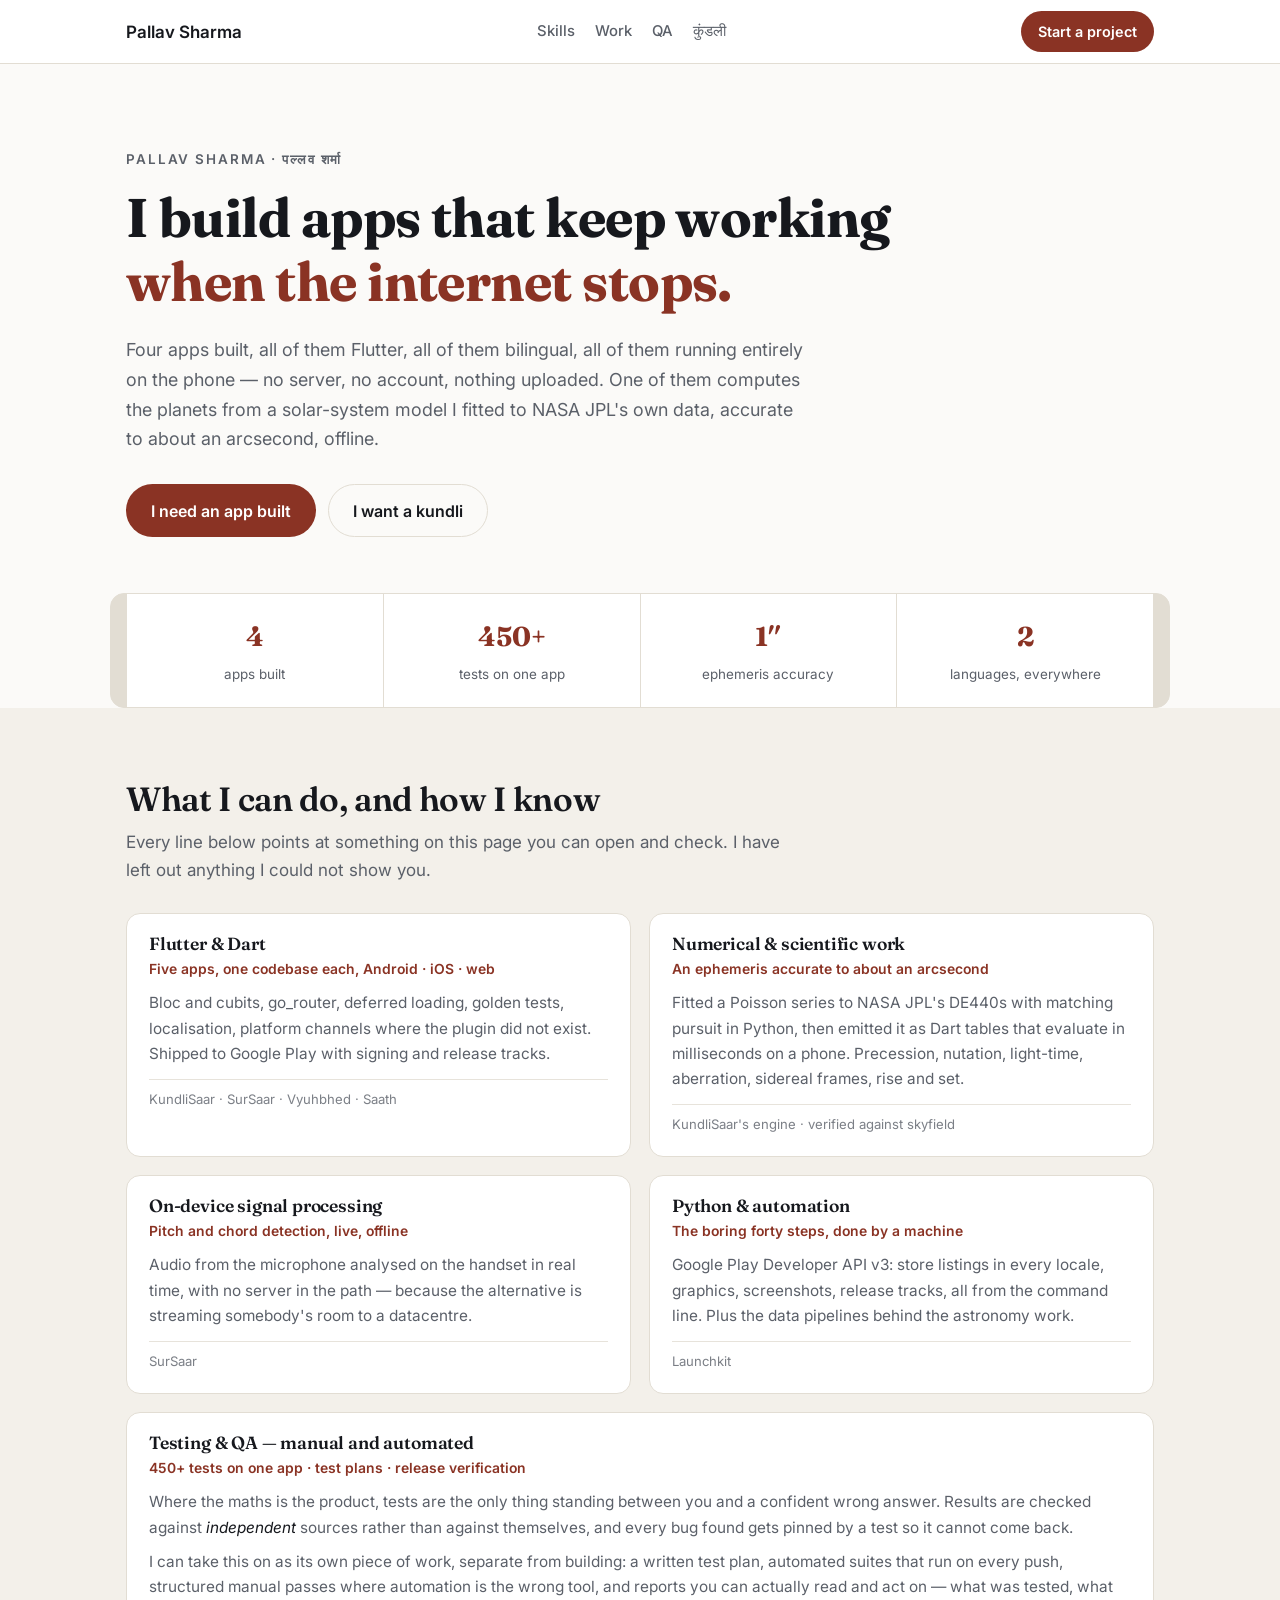
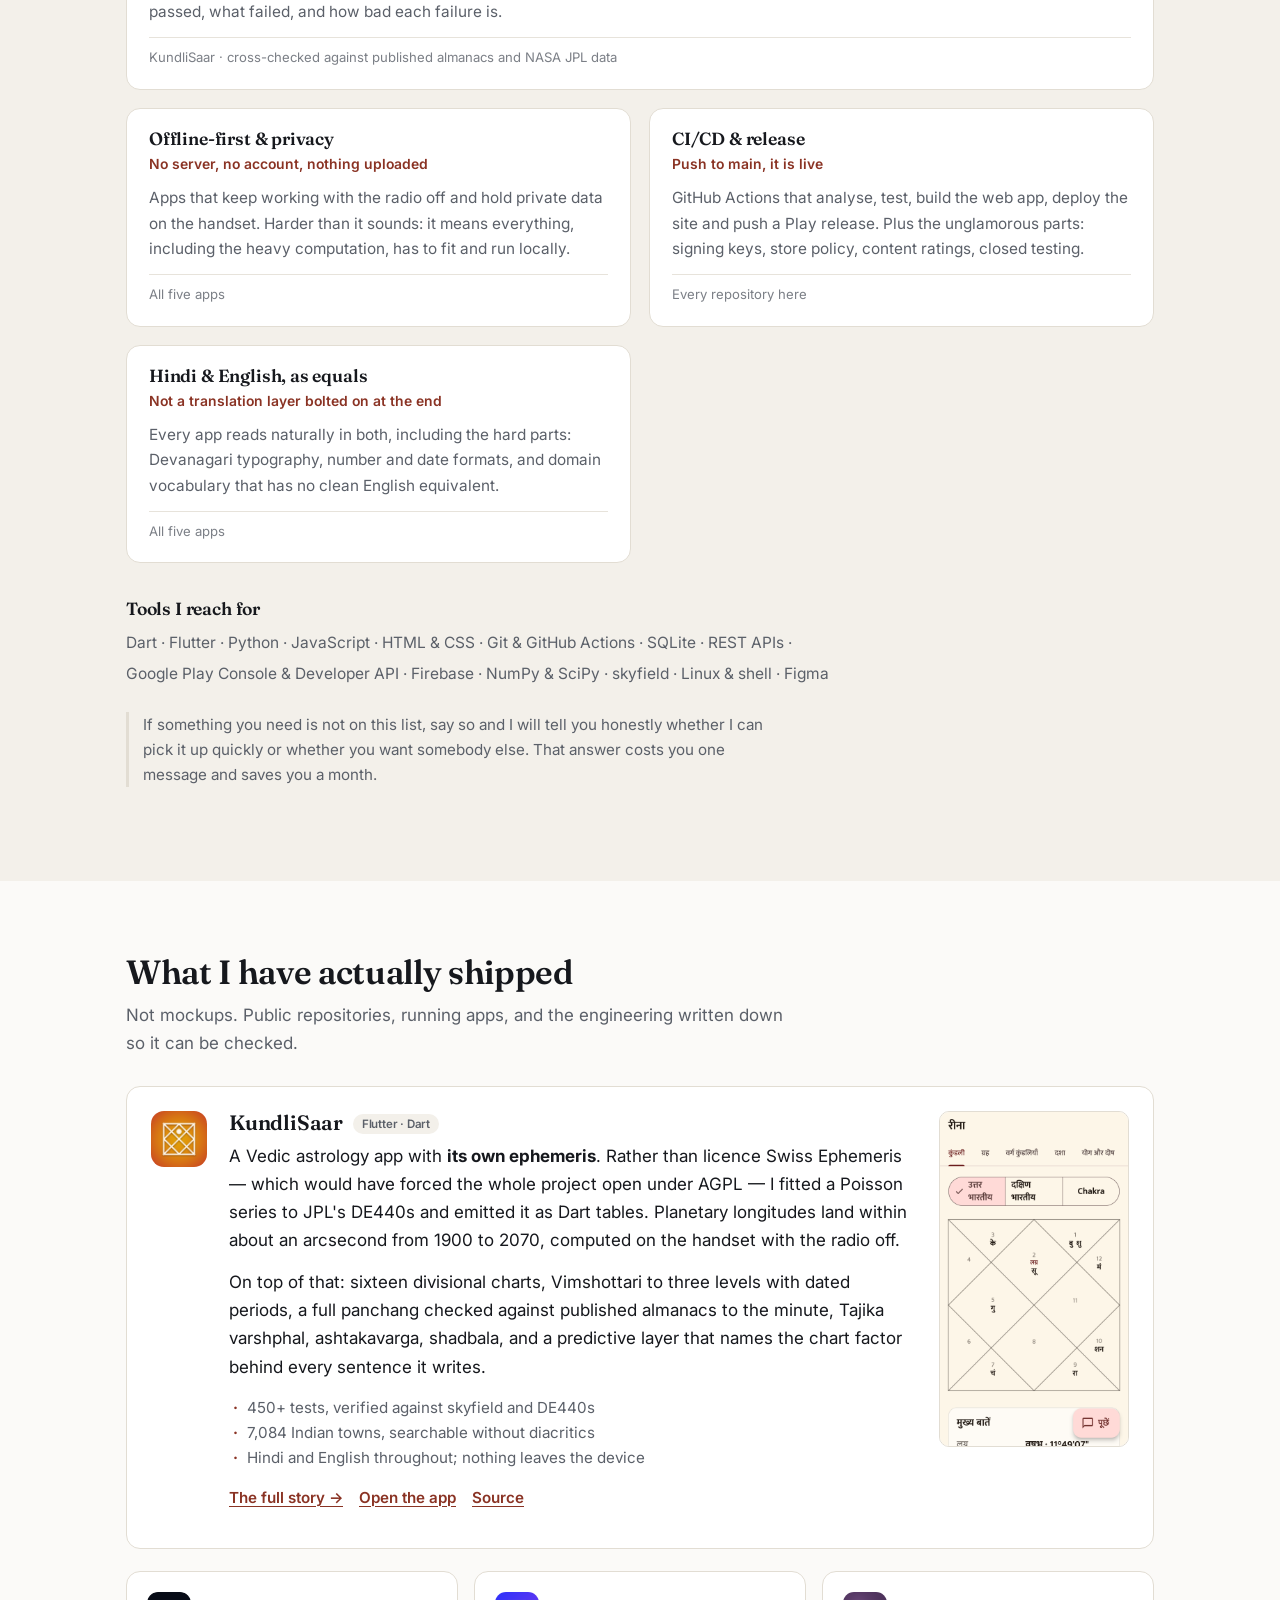
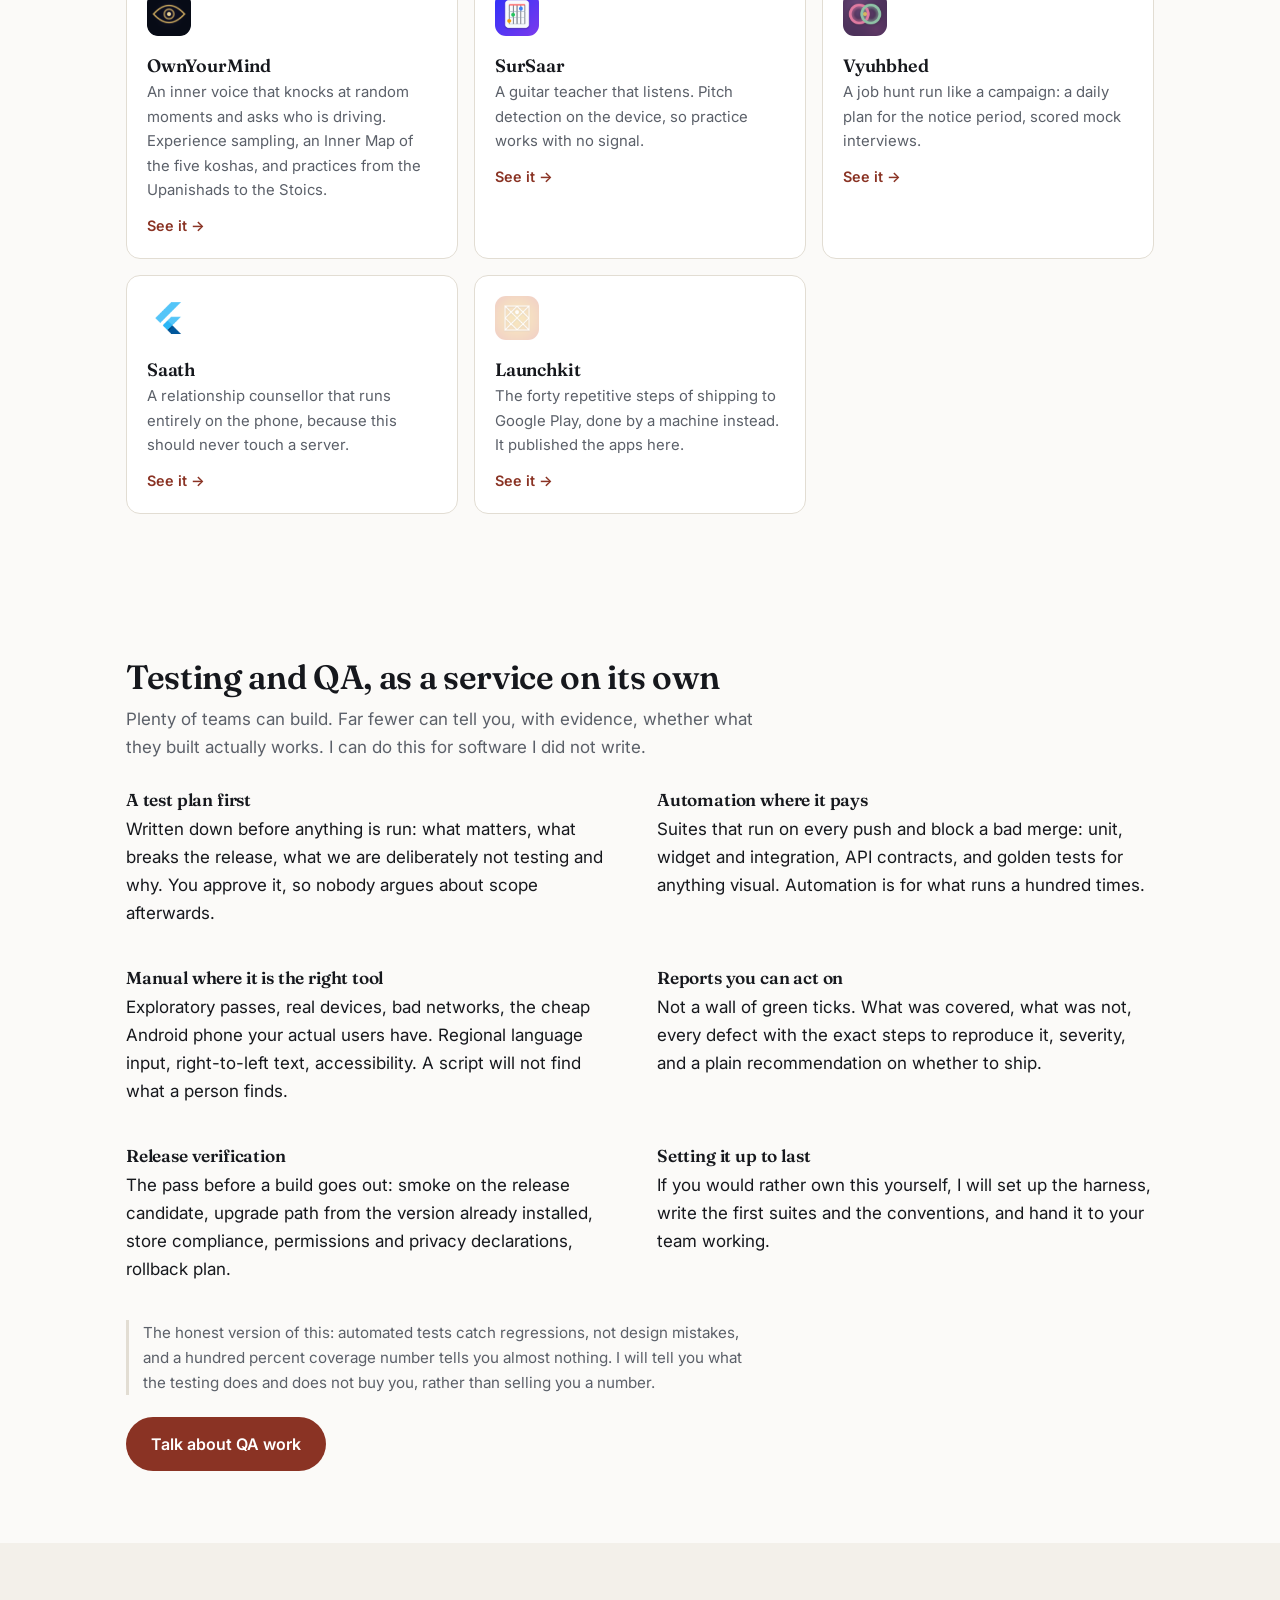
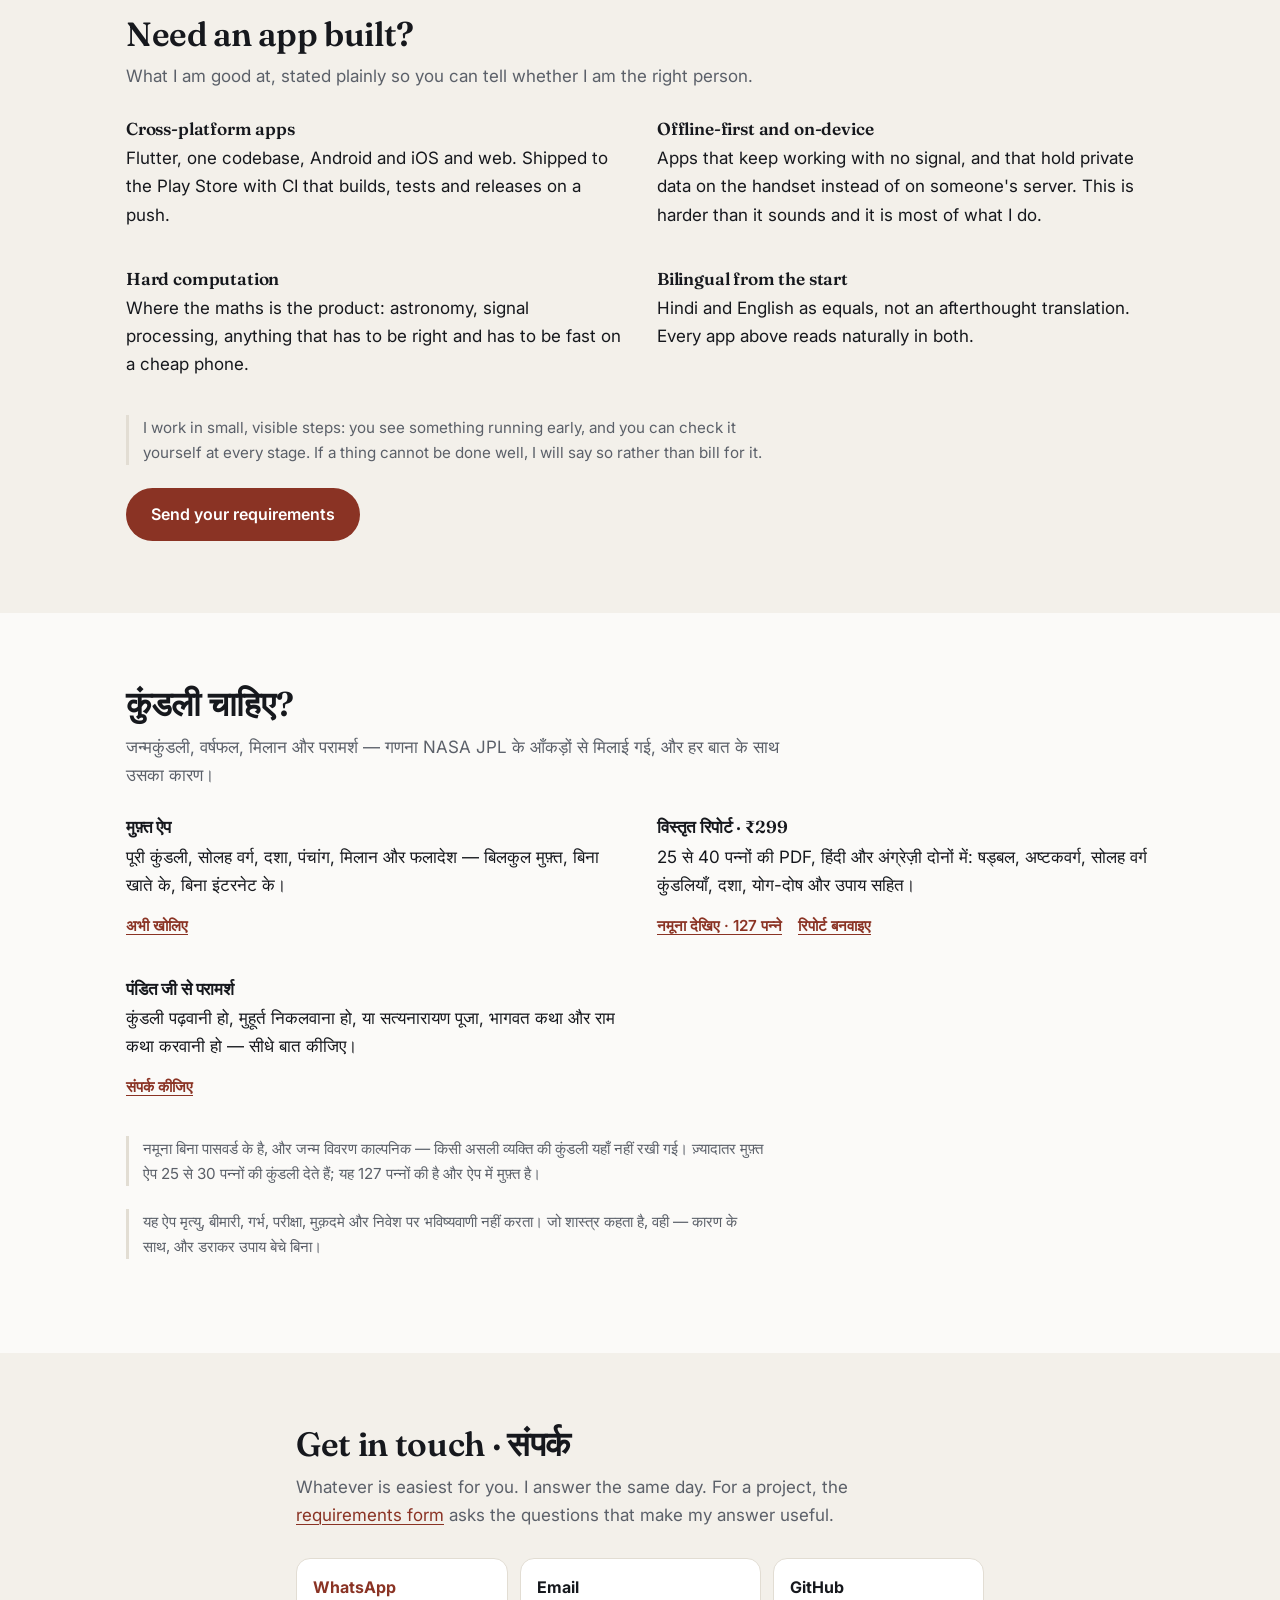
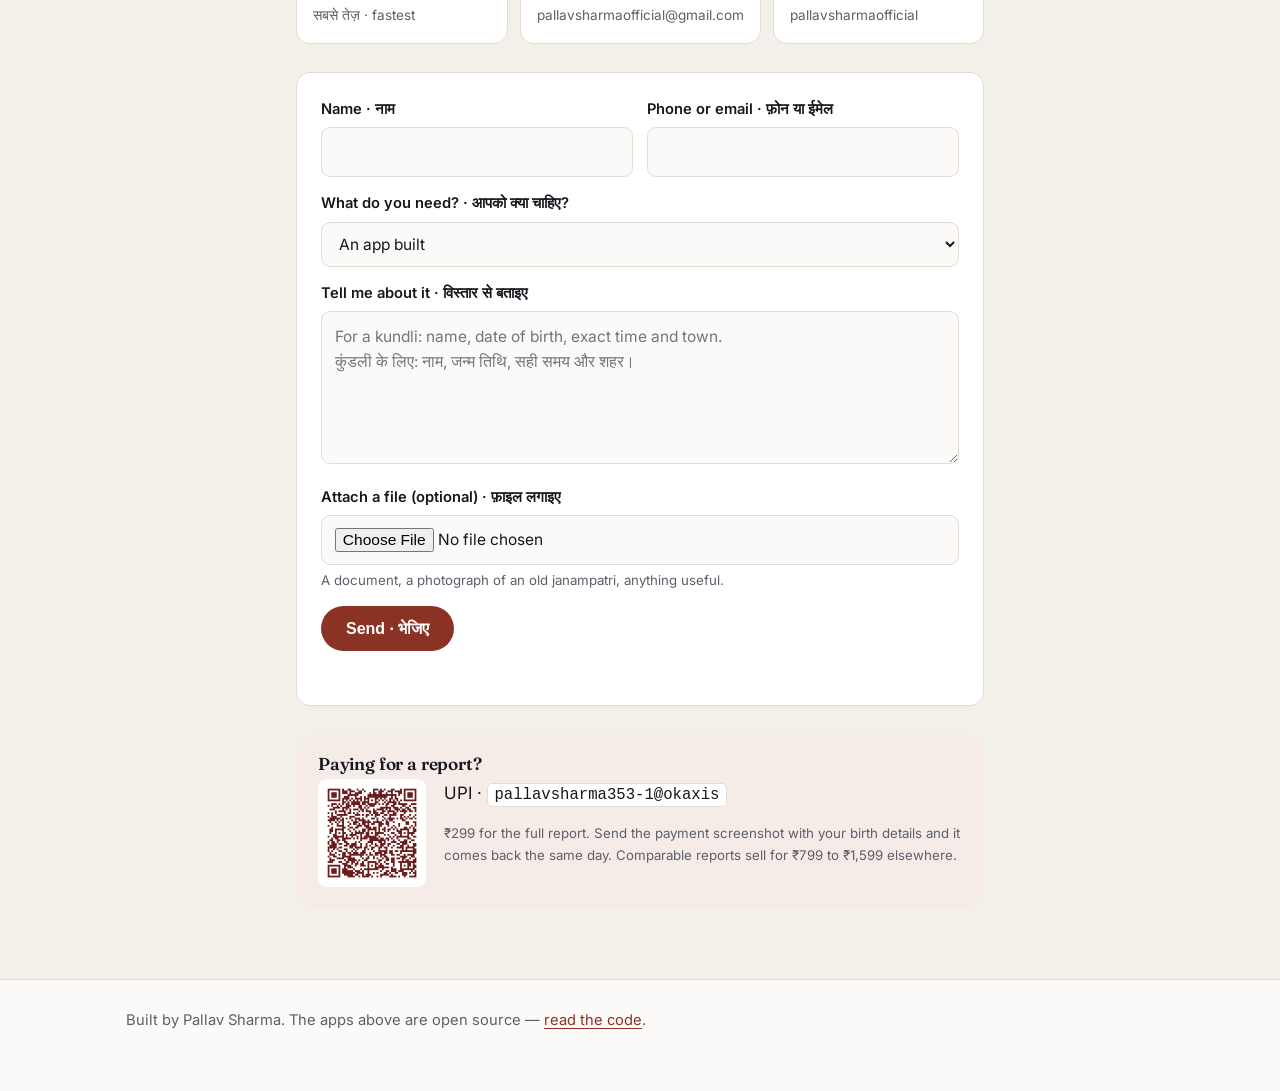
<file: index.html>
<!doctype html>
<html lang="en">
<head>
<meta charset="utf-8">
<meta name="viewport" content="width=device-width, initial-scale=1">
<title>Pallav Sharma — apps that work offline, in Hindi and English</title>
<meta name="description" content="I build Flutter apps that run entirely on the phone: no server, no account, nothing uploaded. Four of them, including a Vedic astrology engine fitted to NASA JPL data.">
<link rel="preconnect" href="https://fonts.googleapis.com">
<link rel="preconnect" href="https://fonts.gstatic.com" crossorigin>
<link href="https://fonts.googleapis.com/css2?family=Fraunces:opsz,wght@9..144,400;9..144,600;9..144,700&family=Inter:wght@400;500;600&family=Mukta:wght@400;600&display=swap" rel="stylesheet">
<link rel="icon" href="assets/kundlisaar.png">
<meta name="theme-color" content="#111317">
<meta property="og:type" content="website">
<meta property="og:title" content="Pallav Sharma — apps that work offline">
<meta property="og:description" content="Flutter apps that run entirely on the phone. No server, no account, nothing uploaded.">
<meta property="og:url" content="https://pallavsharmaofficial.github.io/">
<link rel="canonical" href="https://pallavsharmaofficial.github.io/">
<link rel="stylesheet" href="style.css">
</head>
<body>

<nav class="topbar"><div class="wrap">
  <a href="#" class="back">Pallav Sharma</a>
  <span class="navlinks">
    <a href="#skills">Skills</a>
    <a href="#work">Work</a>
    <a href="#qa">QA</a>
    <a href="#kundli">कुंडली</a>
  </span>
  <a href="proposal.html" class="btn small primary">Start a project</a>
</div></nav>

<header class="hero">
  <div class="wrap">
    <p class="kicker">Pallav Sharma · पल्लव शर्मा</p>
    <h1>I build apps that keep working<br><em>when the internet stops.</em></h1>
    <p class="lede">
      Four apps built, all of them Flutter, all of them bilingual,
      all of them running entirely on the phone — no server, no account,
      nothing uploaded. One of them computes the planets from a solar-system
      model I fitted to NASA JPL's own data, accurate to about an arcsecond,
      offline.
    </p>
    <div class="cta">
      <a class="btn primary" href="#build">I need an app built</a>
      <a class="btn ghost" href="#kundli">I want a kundli</a>
    </div>
  </div>
</header>

<section class="proof">
  <div class="wrap grid-4">
    <div><b>4</b><span>apps built</span></div>
    <div><b>450+</b><span>tests on one app</span></div>
    <div><b>1″</b><span>ephemeris accuracy</span></div>
    <div><b>2</b><span>languages, everywhere</span></div>
  </div>
</section>

<section id="skills" class="alt">
  <div class="wrap">
    <h2>What I can do, and how I know</h2>
    <p class="sub">Every line below points at something on this page you can
      open and check. I have left out anything I could not show you.</p>

    <div class="skills">
      <div class="skill">
        <h4>Flutter &amp; Dart</h4>
        <p class="lvl">Five apps, one codebase each, Android · iOS · web</p>
        <p>Bloc and cubits, go_router, deferred loading, golden tests,
          localisation, platform channels where the plugin did not exist.
          Shipped to Google Play with signing and release tracks.</p>
        <p class="ev">KundliSaar · SurSaar · Vyuhbhed · Saath</p>
      </div>

      <div class="skill">
        <h4>Numerical &amp; scientific work</h4>
        <p class="lvl">An ephemeris accurate to about an arcsecond</p>
        <p>Fitted a Poisson series to NASA JPL's DE440s with matching pursuit
          in Python, then emitted it as Dart tables that evaluate in
          milliseconds on a phone. Precession, nutation, light-time,
          aberration, sidereal frames, rise and set.</p>
        <p class="ev">KundliSaar's engine · verified against skyfield</p>
      </div>

      <div class="skill">
        <h4>On-device signal processing</h4>
        <p class="lvl">Pitch and chord detection, live, offline</p>
        <p>Audio from the microphone analysed on the handset in real time,
          with no server in the path — because the alternative is streaming
          somebody's room to a datacentre.</p>
        <p class="ev">SurSaar</p>
      </div>

      <div class="skill">
        <h4>Python &amp; automation</h4>
        <p class="lvl">The boring forty steps, done by a machine</p>
        <p>Google Play Developer API v3: store listings in every locale,
          graphics, screenshots, release tracks, all from the command line.
          Plus the data pipelines behind the astronomy work.</p>
        <p class="ev">Launchkit</p>
      </div>

      <div class="skill wide">
        <h4>Testing &amp; QA — manual and automated</h4>
        <p class="lvl">450+ tests on one app · test plans · release verification</p>
        <p>Where the maths is the product, tests are the only thing standing
          between you and a confident wrong answer. Results are checked
          against <em>independent</em> sources rather than against themselves,
          and every bug found gets pinned by a test so it cannot come back.</p>
        <p>I can take this on as its own piece of work, separate from
          building: a written test plan, automated suites that run on every
          push, structured manual passes where automation is the wrong tool,
          and reports you can actually read and act on — what was tested,
          what passed, what failed, and how bad each failure is.</p>
        <p class="ev">KundliSaar · cross-checked against published almanacs
          and NASA JPL data</p>
      </div>

      <div class="skill">
        <h4>Offline-first &amp; privacy</h4>
        <p class="lvl">No server, no account, nothing uploaded</p>
        <p>Apps that keep working with the radio off and hold private data on
          the handset. Harder than it sounds: it means everything, including
          the heavy computation, has to fit and run locally.</p>
        <p class="ev">All five apps</p>
      </div>

      <div class="skill">
        <h4>CI/CD &amp; release</h4>
        <p class="lvl">Push to main, it is live</p>
        <p>GitHub Actions that analyse, test, build the web app, deploy the
          site and push a Play release. Plus the unglamorous parts: signing
          keys, store policy, content ratings, closed testing.</p>
        <p class="ev">Every repository here</p>
      </div>

      <div class="skill">
        <h4>Hindi &amp; English, as equals</h4>
        <p class="lvl">Not a translation layer bolted on at the end</p>
        <p>Every app reads naturally in both, including the hard parts:
          Devanagari typography, number and date formats, and domain
          vocabulary that has no clean English equivalent.</p>
        <p class="ev">All five apps</p>
      </div>
    </div>

    <h3 class="tools-h">Tools I reach for</h3>
    <p class="tools">Dart · Flutter · Python · JavaScript · HTML &amp; CSS ·
      Git &amp; GitHub Actions · SQLite · REST APIs · Google Play Console
      &amp; Developer API · Firebase · NumPy &amp; SciPy · skyfield ·
      Linux &amp; shell · Figma</p>

    <p class="note">If something you need is not on this list, say so and I
      will tell you honestly whether I can pick it up quickly or whether you
      want somebody else. That answer costs you one message and saves you a
      month.</p>
  </div>
</section>

<section id="work">
  <div class="wrap">
    <h2>What I have actually shipped</h2>
    <p class="sub">Not mockups. Public repositories, running apps, and the
      engineering written down so it can be checked.</p>

    <article class="card feature">
      <img src="assets/kundlisaar.png" alt="" class="icon">
      <div class="body">
        <h3>KundliSaar <span class="tag">Flutter · Dart</span></h3>
        <p>A Vedic astrology app with <b>its own ephemeris</b>. Rather than
          licence Swiss Ephemeris — which would have forced the whole project
          open under AGPL — I fitted a Poisson series to JPL's DE440s and
          emitted it as Dart tables. Planetary longitudes land within about an
          arcsecond from 1900 to 2070, computed on the handset with the radio
          off.</p>
        <p>On top of that: sixteen divisional charts, Vimshottari to three
          levels with dated periods, a full panchang checked against published
          almanacs to the minute, Tajika varshphal, ashtakavarga, shadbala,
          and a predictive layer that names the chart factor behind every
          sentence it writes.</p>
        <ul class="facts">
          <li>450+ tests, verified against skyfield and DE440s</li>
          <li>7,084 Indian towns, searchable without diacritics</li>
          <li>Hindi and English throughout; nothing leaves the device</li>
        </ul>
        <p class="links">
          <a href="work/kundlisaar.html">The full story →</a>
          <a href="https://pallavsharmaofficial.github.io/KundliSaar/app/">Open the app</a>
          <a href="https://github.com/pallavsharmaofficial/KundliSaar">Source</a>
        </p>
      </div>
      <img src="assets/kundlisaar-shot.png" alt="KundliSaar birth chart screen" class="shot">
    </article>

    <div class="worklist">
      <a href="ownyourmind/">
        <img src="assets/ownyourmind.png" alt="">
        <h3>OwnYourMind</h3>
        <p>An inner voice that knocks at random moments and asks who is
          driving. Experience sampling, an Inner Map of the five koshas, and
          practices from the Upanishads to the Stoics.</p>
        <span class="more">See it →</span>
      </a>
      <a href="work/sursaar.html">
        <img src="assets/sursaar.png" alt="">
        <h3>SurSaar</h3>
        <p>A guitar teacher that listens. Pitch detection on the device, so
          practice works with no signal.</p>
        <span class="more">See it →</span>
      </a>
      <a href="work/vyuhbhed.html">
        <img src="assets/vyuhbhed.png" alt="">
        <h3>Vyuhbhed</h3>
        <p>A job hunt run like a campaign: a daily plan for the notice period,
          scored mock interviews.</p>
        <span class="more">See it →</span>
      </a>
      <a href="work/saath.html">
        <img src="assets/saath.png" alt="">
        <h3>Saath</h3>
        <p>A relationship counsellor that runs entirely on the phone, because
          this should never touch a server.</p>
        <span class="more">See it →</span>
      </a>
      <a href="work/launchkit.html">
        <img src="assets/kundlisaar.png" alt="" style="opacity:.25">
        <h3>Launchkit</h3>
        <p>The forty repetitive steps of shipping to Google Play, done by a
          machine instead. It published the apps here.</p>
        <span class="more">See it →</span>
      </a>
    </div>
  </div>
</section>

<section id="qa">
  <div class="wrap">
    <h2>Testing and QA, as a service on its own</h2>
    <p class="sub">Plenty of teams can build. Far fewer can tell you, with
      evidence, whether what they built actually works. I can do this for
      software I did not write.</p>

    <div class="cols">
      <div>
        <h4>A test plan first</h4>
        <p>Written down before anything is run: what matters, what breaks the
          release, what we are deliberately not testing and why. You approve
          it, so nobody argues about scope afterwards.</p>
      </div>
      <div>
        <h4>Automation where it pays</h4>
        <p>Suites that run on every push and block a bad merge: unit,
          widget and integration, API contracts, and golden tests for
          anything visual. Automation is for what runs a hundred times.</p>
      </div>
      <div>
        <h4>Manual where it is the right tool</h4>
        <p>Exploratory passes, real devices, bad networks, the cheap Android
          phone your actual users have. Regional language input, right-to-left
          text, accessibility. A script will not find what a person finds.</p>
      </div>
      <div>
        <h4>Reports you can act on</h4>
        <p>Not a wall of green ticks. What was covered, what was not, every
          defect with the exact steps to reproduce it, severity, and a plain
          recommendation on whether to ship.</p>
      </div>
      <div>
        <h4>Release verification</h4>
        <p>The pass before a build goes out: smoke on the release candidate,
          upgrade path from the version already installed, store compliance,
          permissions and privacy declarations, rollback plan.</p>
      </div>
      <div>
        <h4>Setting it up to last</h4>
        <p>If you would rather own this yourself, I will set up the harness,
          write the first suites and the conventions, and hand it to your
          team working.</p>
      </div>
    </div>

    <p class="note">The honest version of this: automated tests catch
      regressions, not design mistakes, and a hundred percent coverage number
      tells you almost nothing. I will tell you what the testing does and does
      not buy you, rather than selling you a number.</p>
    <a class="btn primary" href="proposal.html">Talk about QA work</a>
  </div>
</section>

<section id="build" class="alt">
  <div class="wrap">
    <h2>Need an app built?</h2>
    <p class="sub">What I am good at, stated plainly so you can tell whether
      I am the right person.</p>
    <div class="cols">
      <div>
        <h4>Cross-platform apps</h4>
        <p>Flutter, one codebase, Android and iOS and web. Shipped to the Play
          Store with CI that builds, tests and releases on a push.</p>
      </div>
      <div>
        <h4>Offline-first and on-device</h4>
        <p>Apps that keep working with no signal, and that hold private data
          on the handset instead of on someone's server. This is harder than
          it sounds and it is most of what I do.</p>
      </div>
      <div>
        <h4>Hard computation</h4>
        <p>Where the maths is the product: astronomy, signal processing,
          anything that has to be right and has to be fast on a cheap phone.</p>
      </div>
      <div>
        <h4>Bilingual from the start</h4>
        <p>Hindi and English as equals, not an afterthought translation. Every
          app above reads naturally in both.</p>
      </div>
    </div>
    <p class="note">I work in small, visible steps: you see something running
      early, and you can check it yourself at every stage. If a thing cannot be
      done well, I will say so rather than bill for it.</p>
    <a class="btn primary" href="proposal.html">Send your requirements</a>
  </div>
</section>

<section id="kundli">
  <div class="wrap">
    <h2>कुंडली चाहिए?</h2>
    <p class="sub">जन्मकुंडली, वर्षफल, मिलान और परामर्श — गणना NASA JPL के
      आँकड़ों से मिलाई गई, और हर बात के साथ उसका कारण।</p>
    <div class="cols">
      <div>
        <h4>मुफ़्त ऐप</h4>
        <p>पूरी कुंडली, सोलह वर्ग, दशा, पंचांग, मिलान और फलादेश — बिलकुल
          मुफ़्त, बिना खाते के, बिना इंटरनेट के।</p>
        <p class="links"><a href="https://pallavsharmaofficial.github.io/KundliSaar/get/">अभी खोलिए</a></p>
      </div>
      <div>
        <h4>विस्तृत रिपोर्ट · ₹299</h4>
        <p>25 से 40 पन्नों की PDF, हिंदी और अंग्रेज़ी दोनों में: षड्बल,
          अष्टकवर्ग, सोलह वर्ग कुंडलियाँ, दशा, योग-दोष और उपाय सहित।</p>
        <p class="links"><a href="assets/sample-kundli.pdf" download>नमूना देखिए · 127 पन्ने</a>
          <a href="proposal.html">रिपोर्ट बनवाइए</a></p>
      </div>
      <div>
        <h4>पंडित जी से परामर्श</h4>
        <p>कुंडली पढ़वानी हो, मुहूर्त निकलवाना हो, या सत्यनारायण पूजा, भागवत
          कथा और राम कथा करवानी हो — सीधे बात कीजिए।</p>
        <p class="links"><a href="#contact">संपर्क कीजिए</a></p>
      </div>
    </div>
    <p class="note">नमूना बिना पासवर्ड के है, और जन्म विवरण काल्पनिक —
      किसी असली व्यक्ति की कुंडली यहाँ नहीं रखी गई। ज़्यादातर मुफ़्त ऐप 25 से
      30 पन्नों की कुंडली देते हैं; यह 127 पन्नों की है और ऐप में मुफ़्त है।</p>
    <p class="note">यह ऐप मृत्यु, बीमारी, गर्भ, परीक्षा, मुक़दमे और निवेश पर
      भविष्यवाणी नहीं करता। जो शास्त्र कहता है, वही — कारण के साथ, और डराकर
      उपाय बेचे बिना।</p>
  </div>
</section>

<section id="contact" class="alt">
  <div class="wrap narrow">
    <h2>Get in touch · संपर्क</h2>
    <p class="sub">Whatever is easiest for you. I answer the same day. For a project, the <a href="proposal.html">requirements form</a> asks the questions that make my answer useful.</p>

    <div class="reach">
      <a class="reach-item wa" id="waLink" href="#">
        <b>WhatsApp</b><span>सबसे तेज़ · fastest</span>
      </a>
      <a class="reach-item" href="mailto:pallavsharmaofficial@gmail.com">
        <b>Email</b><span>pallavsharmaofficial@gmail.com</span>
      </a>
      <a class="reach-item" href="https://github.com/pallavsharmaofficial">
        <b>GitHub</b><span>pallavsharmaofficial</span>
      </a>
    </div>

    <form id="enquiry" class="form" action="https://api.web3forms.com/submit" method="POST" enctype="multipart/form-data">
      <!-- Web3Forms: free, no backend. Put the access key here; it is meant
           to be public and only lets a form post to your own inbox. -->
      <input type="hidden" name="access_key" value="WEB3FORMS_ACCESS_KEY">
      <input type="hidden" name="subject" value="New enquiry from your portfolio">
      <input type="hidden" name="from_name" value="pallavsharmaofficial.github.io">
      <!-- Bots fill this in; people never see it. -->
      <input type="checkbox" name="botcheck" class="hp" tabindex="-1" autocomplete="off">

      <div class="row">
        <label>Name · नाम
          <input type="text" name="name" required autocomplete="name">
        </label>
        <label>Phone or email · फ़ोन या ईमेल
          <input type="text" name="contact" required>
        </label>
      </div>

      <label>What do you need? · आपको क्या चाहिए?
        <select name="need">
          <option>An app built</option>
          <option>A kundli report (₹299)</option>
          <option>A consultation with the pandit</option>
          <option>Something else</option>
        </select>
      </label>

      <label>Tell me about it · विस्तार से बताइए
        <textarea name="message" rows="5" required
          placeholder="For a kundli: name, date of birth, exact time and town.&#10;कुंडली के लिए: नाम, जन्म तिथि, सही समय और शहर।"></textarea>
      </label>

      <label class="file">Attach a file (optional) · फ़ाइल लगाइए
        <input type="file" name="attachment">
        <span class="hint">A document, a photograph of an old janampatri, anything useful.</span>
      </label>

      <button class="btn primary" type="submit">Send · भेजिए</button>
      <p class="status" id="formStatus" role="status"></p>
    </form>

    <div class="pay">
      <h4>Paying for a report?</h4>
      <div class="pay-row">
        <img src="assets/upi-qr.png" alt="UPI QR code" class="qr">
        <div>
          <p>UPI · <code>pallavsharma353-1@okaxis</code></p>
          <p class="hint">₹299 for the full report. Send the payment
            screenshot with your birth details and it comes back the same day.
            Comparable reports sell for ₹799 to ₹1,599 elsewhere.</p>
        </div>
      </div>
    </div>
  </div>
</section>

<footer>
  <div class="wrap">
    <p>Built by Pallav Sharma. The apps above are open source —
      <a href="https://github.com/pallavsharmaofficial">read the code</a>.</p>
  </div>
</footer>

<script src="main.js"></script>
</body>
</html>
</file>
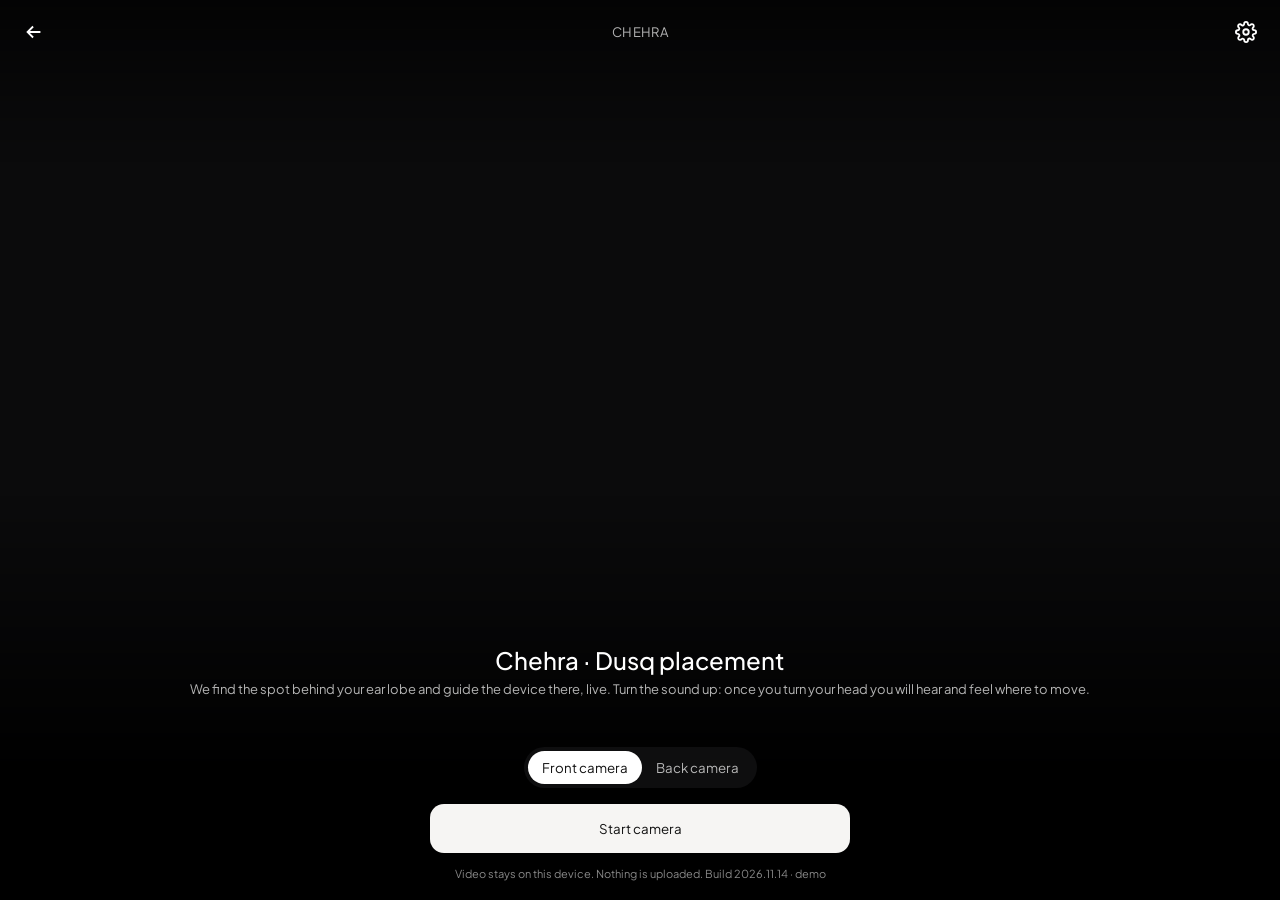
<file: chehra/index.html>
<!doctype html>
<html lang="en">
<head>
<meta charset="utf-8">
<meta name="viewport" content="width=device-width, initial-scale=1, viewport-fit=cover">
<title>Chehra · Dusq placement</title>
<meta name="description" content="Chehra reads the face from the camera in real time. First use: guiding a Dusq device to the spot behind the ear lobe.">
<meta name="theme-color" content="#0b0b0c">
<link rel="manifest" href="manifest.webmanifest">
<link rel="icon" href="icon.svg" type="image/svg+xml">
<link rel="apple-touch-icon" href="icon-192.png">
<link rel="preconnect" href="https://fonts.googleapis.com">
<link href="https://fonts.googleapis.com/css2?family=Plus+Jakarta+Sans:wght@400;500;600&display=swap" rel="stylesheet">
<style>
:root{--bg:#0b0b0c;--fg:#fff;--dim:rgba(255,255,255,.7);--ok:#3ddc84;--warn:#ffc24a;--bad:#ff5a5a;--card:rgba(20,20,22,.72)}
*{box-sizing:border-box;margin:0}
html,body{height:100%;background:var(--bg);color:var(--fg);font-family:'Plus Jakarta Sans',system-ui,sans-serif;overflow:hidden;-webkit-tap-highlight-color:transparent}
#stage{position:fixed;inset:0}
#view{position:absolute;inset:0;width:100%;height:100%;display:block}
.shade{position:absolute;inset:0;pointer-events:none;background:linear-gradient(#000a,#0000 18%,#0000 55%,#000e 85%)}
header{position:absolute;top:0;left:0;right:0;padding:calc(env(safe-area-inset-top) + 14px) 16px 10px;display:flex;align-items:center;gap:12px;font-size:13px;letter-spacing:.02em}
header .t{flex:1;text-align:center;text-transform:uppercase;color:var(--dim)}
.ib{background:none;border:0;color:#fff;width:36px;height:36px;border-radius:50%;display:grid;place-items:center;cursor:pointer}
.ib svg{width:22px;height:22px}
#hud{position:absolute;top:calc(env(safe-area-inset-top) + 58px);left:0;right:0;display:flex;justify-content:center;gap:6px;flex-wrap:wrap;padding:0 16px;pointer-events:none}
.chip{background:var(--card);backdrop-filter:blur(8px);border-radius:999px;padding:5px 10px;font-size:12px;color:var(--dim)}
.chip b{color:#fff;font-weight:600}
#brackets{position:absolute;left:12%;right:12%;top:18%;bottom:33%;pointer-events:none;display:none}
#brackets i{position:absolute;width:48px;height:48px;border:3px solid #fff}
#brackets i:nth-child(1){left:0;top:0;border-right:0;border-bottom:0;border-top-left-radius:14px}
#brackets i:nth-child(2){right:0;top:0;border-left:0;border-bottom:0;border-top-right-radius:14px}
#brackets i:nth-child(3){left:0;bottom:0;border-right:0;border-top:0;border-bottom-left-radius:14px}
#brackets i:nth-child(4){right:0;bottom:0;border-left:0;border-top:0;border-bottom-right-radius:14px}
#sheet{position:absolute;left:0;right:0;bottom:0;padding:16px 20px calc(env(safe-area-inset-bottom) + 20px);text-align:center}
#title{font-size:24px;font-weight:500;line-height:1.2}
#sub{margin-top:6px;font-size:13px;color:var(--dim);min-height:18px}
#live{margin:12px auto 0;max-width:420px;font-size:16px;font-weight:600;min-height:22px}
#live.ok{color:var(--ok)}#live.warn{color:var(--warn)}#live.bad{color:var(--bad)}
.btn{display:block;width:100%;max-width:420px;margin:16px auto 0;padding:16px;border:0;border-radius:14px;background:#f6f5f3;color:#111;font:600 16px inherit;font-family:inherit;cursor:pointer}
.btn.ghost{background:transparent;color:#fff;border:1px solid #fff5;margin-top:10px;padding:12px}
.btn:disabled{opacity:.4}
#shutterRow{display:none;align-items:center;justify-content:space-between;max-width:360px;margin:18px auto 0}
#shutter{width:72px;height:72px;border-radius:50%;border:4px solid #fff;background:#fff;box-shadow:inset 0 0 0 4px #000;cursor:pointer}
#shutter.ok{background:var(--ok)}
.seg{display:inline-flex;background:var(--card);border-radius:999px;padding:4px;margin-top:14px}
.seg button{border:0;background:none;color:var(--dim);padding:8px 14px;border-radius:999px;font:500 13px inherit;font-family:inherit;cursor:pointer}
.seg button.on{background:#fff;color:#111}
#ring{width:64px;height:64px;margin:12px auto 0;display:none}
#result{position:absolute;inset:0;background:var(--bg);display:none;flex-direction:column;padding:calc(env(safe-area-inset-top) + 16px) 20px calc(env(safe-area-inset-bottom) + 20px);overflow:auto}
#result img{width:100%;max-width:420px;margin:0 auto;border-radius:16px;display:block}
#verdict{text-align:center;margin-top:16px;font-size:22px;font-weight:600}
#rows{max-width:420px;margin:12px auto 0;width:100%}
#rows div{display:flex;justify-content:space-between;padding:10px 0;border-bottom:1px solid #fff1;font-size:14px;color:var(--dim)}
#rows b{color:#fff}
#settings{position:absolute;right:0;top:0;bottom:0;width:min(360px,100%);background:#141416f2;backdrop-filter:blur(10px);padding:calc(env(safe-area-inset-top) + 16px) 18px 24px;transform:translateX(100%);transition:transform .25s;overflow:auto;z-index:5}
#settings.open{transform:none}
#settings h3{font-size:16px;font-weight:600;margin-bottom:6px}
#settings p{font-size:12px;color:var(--dim);margin-bottom:12px}
#settings label{display:block;font-size:13px;margin:14px 0 4px;color:var(--dim)}
#settings label span{float:right;color:#fff}
#settings input[type=range]{width:100%}
#settings .row{display:flex;gap:8px}
#settings .row .btn{margin-top:14px;padding:11px;font-size:14px}
#history{max-width:420px;margin:14px auto 0;text-align:left}#history h4{font-size:12px;font-weight:500;color:var(--dim);text-transform:uppercase;letter-spacing:.04em;margin-bottom:4px}
#history div{display:flex;justify-content:space-between;gap:8px;font-size:12px;color:var(--dim);padding:5px 0;border-bottom:1px solid #fff1}#history b{font-weight:600}
.privacy{font-size:11px;color:#fff8;margin-top:12px}
#stage::after{content:"";position:absolute;inset:0;pointer-events:none;box-shadow:inset 0 0 0 0 transparent;transition:box-shadow .2s}
#stage[data-state=ok]::after{box-shadow:inset 0 0 0 14px var(--ok)}#stage[data-state=warn]::after{box-shadow:inset 0 0 0 10px var(--warn)}#stage[data-state=bad]::after{box-shadow:inset 0 0 0 10px var(--bad)}
#bigArrow{position:absolute;left:50%;top:38%;transform:translate(-50%,-50%);display:none;place-items:center;pointer-events:none;color:var(--warn);text-shadow:0 2px 12px #000}
#bigArrow i{font-style:normal;font-size:120px;line-height:1;display:block;transition:transform .15s}#bigArrow b{font-size:34px;font-weight:600}
#bigArrow.bad{color:var(--bad)}#bigArrow.ok{color:var(--ok)}#bigArrow.ok b{font-size:110px}
#legend{display:grid;grid-template-columns:repeat(3,1fr);gap:6px}#legend button{background:#ffffff14;border:0;color:#fff;border-radius:10px;padding:8px 4px;font:500 13px inherit;font-family:inherit;cursor:pointer}#legend small{display:block;color:var(--dim);font-size:10px;margin-top:2px}
#toast{position:absolute;left:50%;top:40%;transform:translate(-50%,-50%);background:var(--card);padding:12px 16px;border-radius:12px;font-size:14px;display:none;text-align:center;max-width:80%}
</style>
</head>
<body>
<div id="stage">
  <canvas id="view"></canvas>
  <div class="shade"></div>
  <div id="brackets"><i></i><i></i><i></i><i></i></div>
  <header>
    <button class="ib" id="backBtn" aria-label="Back"><svg viewBox="0 0 24 24" fill="none" stroke="currentColor" stroke-width="2"><path d="M19 12H5m6-6-6 6 6 6"/></svg></button>
    <div class="t" id="hdr">Chehra</div>
    <button class="ib" id="setBtn" aria-label="Settings"><svg viewBox="0 0 24 24" fill="none" stroke="currentColor" stroke-width="2"><circle cx="12" cy="12" r="3"/><path d="M19.4 15a1.7 1.7 0 0 0 .3 1.8l.1.1a2 2 0 1 1-2.8 2.8l-.1-.1a1.7 1.7 0 0 0-1.8-.3 1.7 1.7 0 0 0-1 1.5V21a2 2 0 1 1-4 0v-.1a1.7 1.7 0 0 0-1.1-1.5 1.7 1.7 0 0 0-1.8.3l-.1.1a2 2 0 1 1-2.8-2.8l.1-.1a1.7 1.7 0 0 0 .3-1.8 1.7 1.7 0 0 0-1.5-1H3a2 2 0 1 1 0-4h.1a1.7 1.7 0 0 0 1.5-1.1 1.7 1.7 0 0 0-.3-1.8l-.1-.1a2 2 0 1 1 2.8-2.8l.1.1a1.7 1.7 0 0 0 1.8.3H9a1.7 1.7 0 0 0 1-1.5V3a2 2 0 1 1 4 0v.1a1.7 1.7 0 0 0 1 1.5 1.7 1.7 0 0 0 1.8-.3l.1-.1a2 2 0 1 1 2.8 2.8l-.1.1a1.7 1.7 0 0 0-.3 1.8V9a1.7 1.7 0 0 0 1.5 1H21a2 2 0 1 1 0 4h-.1a1.7 1.7 0 0 0-1.5 1z"/></svg></button>
  </header>
  <div id="hud"></div>
  <div id="sheet">
    <div id="title">Chehra</div>
    <div id="sub">Real-time face reading on your camera</div>
    <svg id="ring" viewBox="0 0 64 64"><circle cx="32" cy="32" r="28" stroke="#fff3" stroke-width="5" fill="none"/><circle id="ringArc" cx="32" cy="32" r="28" stroke="#3ddc84" stroke-width="5" fill="none" stroke-dasharray="176" stroke-dashoffset="176" transform="rotate(-90 32 32)" stroke-linecap="round"/></svg>
    <div id="live"></div>
    <div class="seg" id="camSeg"><button data-f="user" class="on">Front camera</button><button data-f="environment">Back camera</button></div>
    <div id="shutterRow">
      <button class="ib" id="torchBtn" aria-label="Flash"><svg viewBox="0 0 24 24" fill="none" stroke="currentColor" stroke-width="2"><path d="M13 2 4 14h7l-1 8 9-12h-7z"/></svg></button>
      <button id="shutter" aria-label="Capture"></button>
      <button class="ib" id="flipBtn" aria-label="Switch camera"><svg viewBox="0 0 24 24" fill="none" stroke="currentColor" stroke-width="2"><path d="M20 7h-3l-2-3H9L7 7H4a2 2 0 0 0-2 2v9a2 2 0 0 0 2 2h16a2 2 0 0 0 2-2V9a2 2 0 0 0-2-2z"/><path d="m15 13-3 3-3-3m6-1a3 3 0 0 0-6 0"/></svg></button>
    </div>
    <button class="btn" id="primary">Start camera</button>
    <button class="btn ghost" id="secondary" style="display:none"></button>
    <a class="btn ghost" id="getApp" style="display:none;text-decoration:none" href="https://github.com/pallavsharmaofficial/pallavsharmaofficial.github.io/releases/download/chehra-android/chehra.apk">Get the Android app</a>
    <div id="history"></div>
    <div class="privacy">Video stays on this device. Nothing is uploaded.</div>
  </div>
  <div id="bigArrow"><i>➜</i><b></b></div>
  <div id="toast"></div>
  <div id="result">
    <img id="shot" alt="Captured fit check">
    <div id="verdict"></div>
    <div id="rows"></div>
    <button class="btn" id="retake">Retake fit check</button>
    <button class="btn ghost" id="save">Save photo</button>
    <button class="btn ghost" id="saveRaw" style="display:none">Save raw camera frame (for tuning)</button>
    <button class="btn ghost" id="restart">Start over</button>
  </div>
  <aside id="settings">
    <h3>Placement target</h3>
    <p>Where the Dusq device should sit, measured from the side of the face in face-width units. Most precise: place the device correctly once, then tap <b>Save detected device as target</b>. Position, rotation and size are copied from what the camera sees.</p>
    <button class="btn" id="fromDet">Save detected device as target</button>
    <button class="btn ghost" id="tapSet">Tap on screen to set target</button>
    <label>Below ear line <span id="vDown"></span></label><input type="range" id="sDown" min="0" max="0.45" step="0.005">
    <label>Behind cheek line <span id="vBack"></span></label><input type="range" id="sBack" min="0" max="0.45" step="0.005">
    <label>Device rotation <span id="vAngle"></span></label><input type="range" id="sAngle" min="-45" max="45" step="1">
    <label>Device size <span id="vSize"></span></label><input type="range" id="sSize" min="10" max="45" step="1">
    <label>Position tolerance <span id="vTol"></span></label><input type="range" id="sTol" min="1" max="10" step="0.5">
    <label>Rotation tolerance <span id="vTolDeg"></span></label><input type="range" id="sTolDeg" min="3" max="30" step="1">
    <label>Device colour</label><div class="seg" id="toneSeg" style="margin-top:0"><button data-t="dark">Dark</button><button data-t="light">Light</button><button data-t="any">Any</button></div>
    <label>Guidance sound</label><div class="seg" id="soundSeg" style="margin-top:0"><button data-s="all">Voice + tones</button><button data-s="tones">Tones</button><button data-s="voice">Voice</button><button data-s="off">Off</button></div>
    <label>Hear the tones</label>
    <div id="legend"><button data-c="up">↑ Up<small>rising</small></button><button data-c="down">↓ Down<small>falling</small></button><button data-c="forward">→ Ear<small>2 high taps</small></button><button data-c="back">← Away<small>2 low taps</small></button><button data-c="cw">↻ Twist<small>wobble</small></button><button data-c="ok">✓ On target<small>chord</small></button></div>
    <p style="margin-top:8px">The tone repeats faster as you get closer and goes quiet once the device is in place. The voice speaks only when the advice changes.</p>
    <label><input type="checkbox" id="sMesh"> Show face mesh and detection (debug)</label>
    <button class="btn ghost" id="shareCal">Share calibration link</button>
    <div class="row"><button class="btn ghost" id="resetCfg">Reset</button><button class="btn" id="closeSet">Done</button></div>
  </aside>
</div>
<script type="module" src="app.min.js"></script>
</body>
</html>
</file>
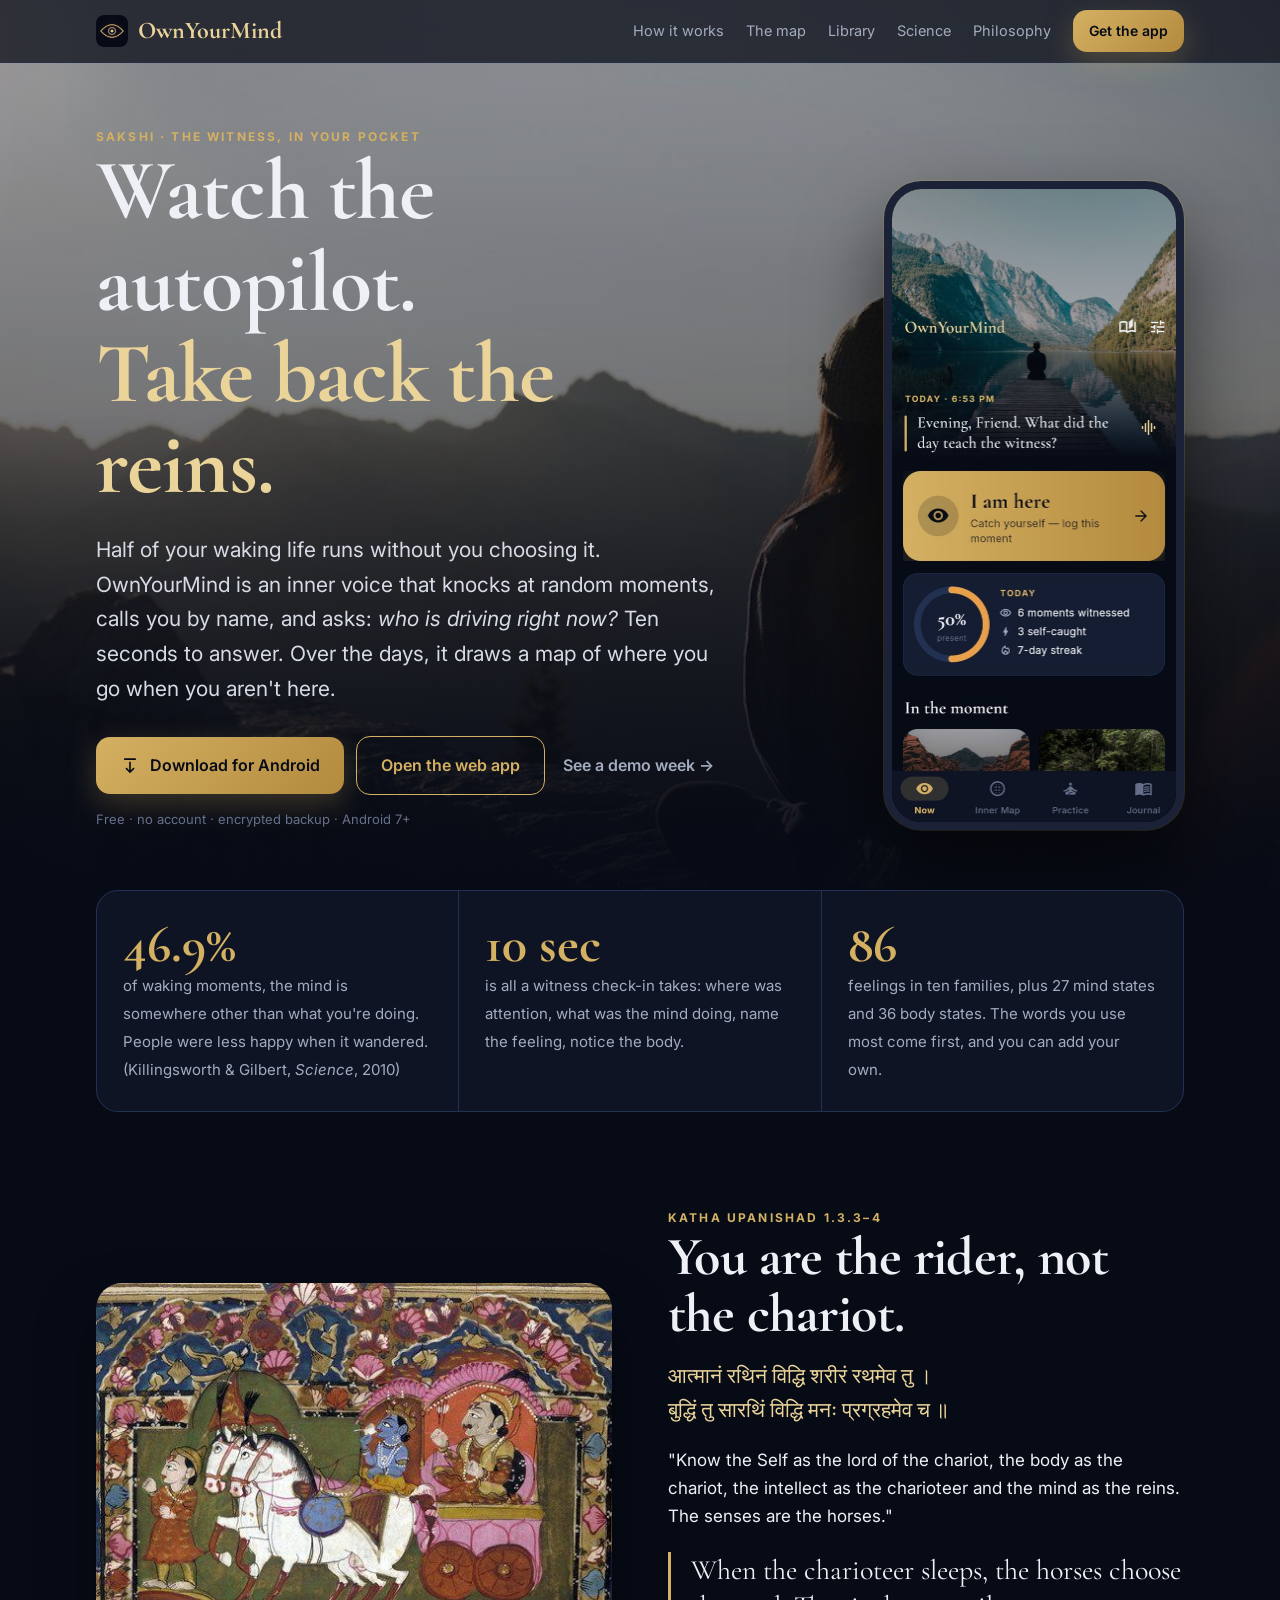
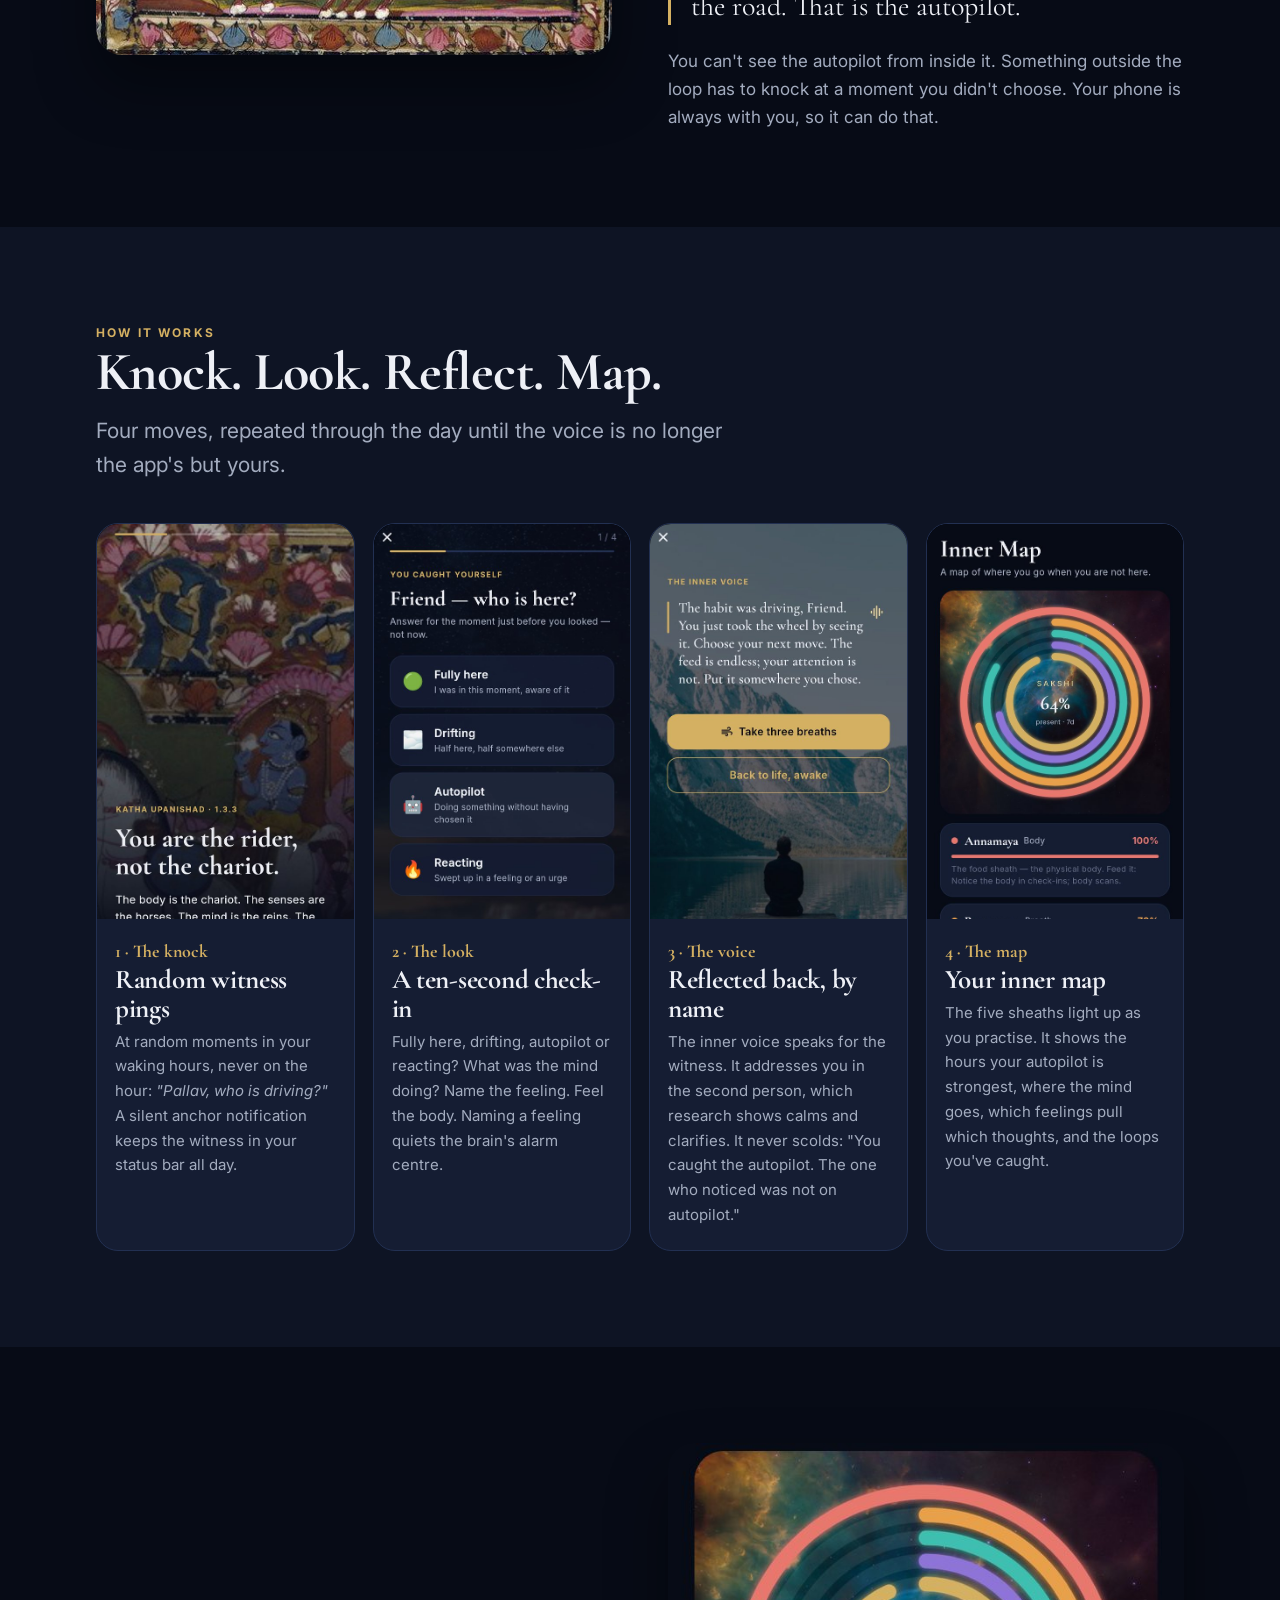
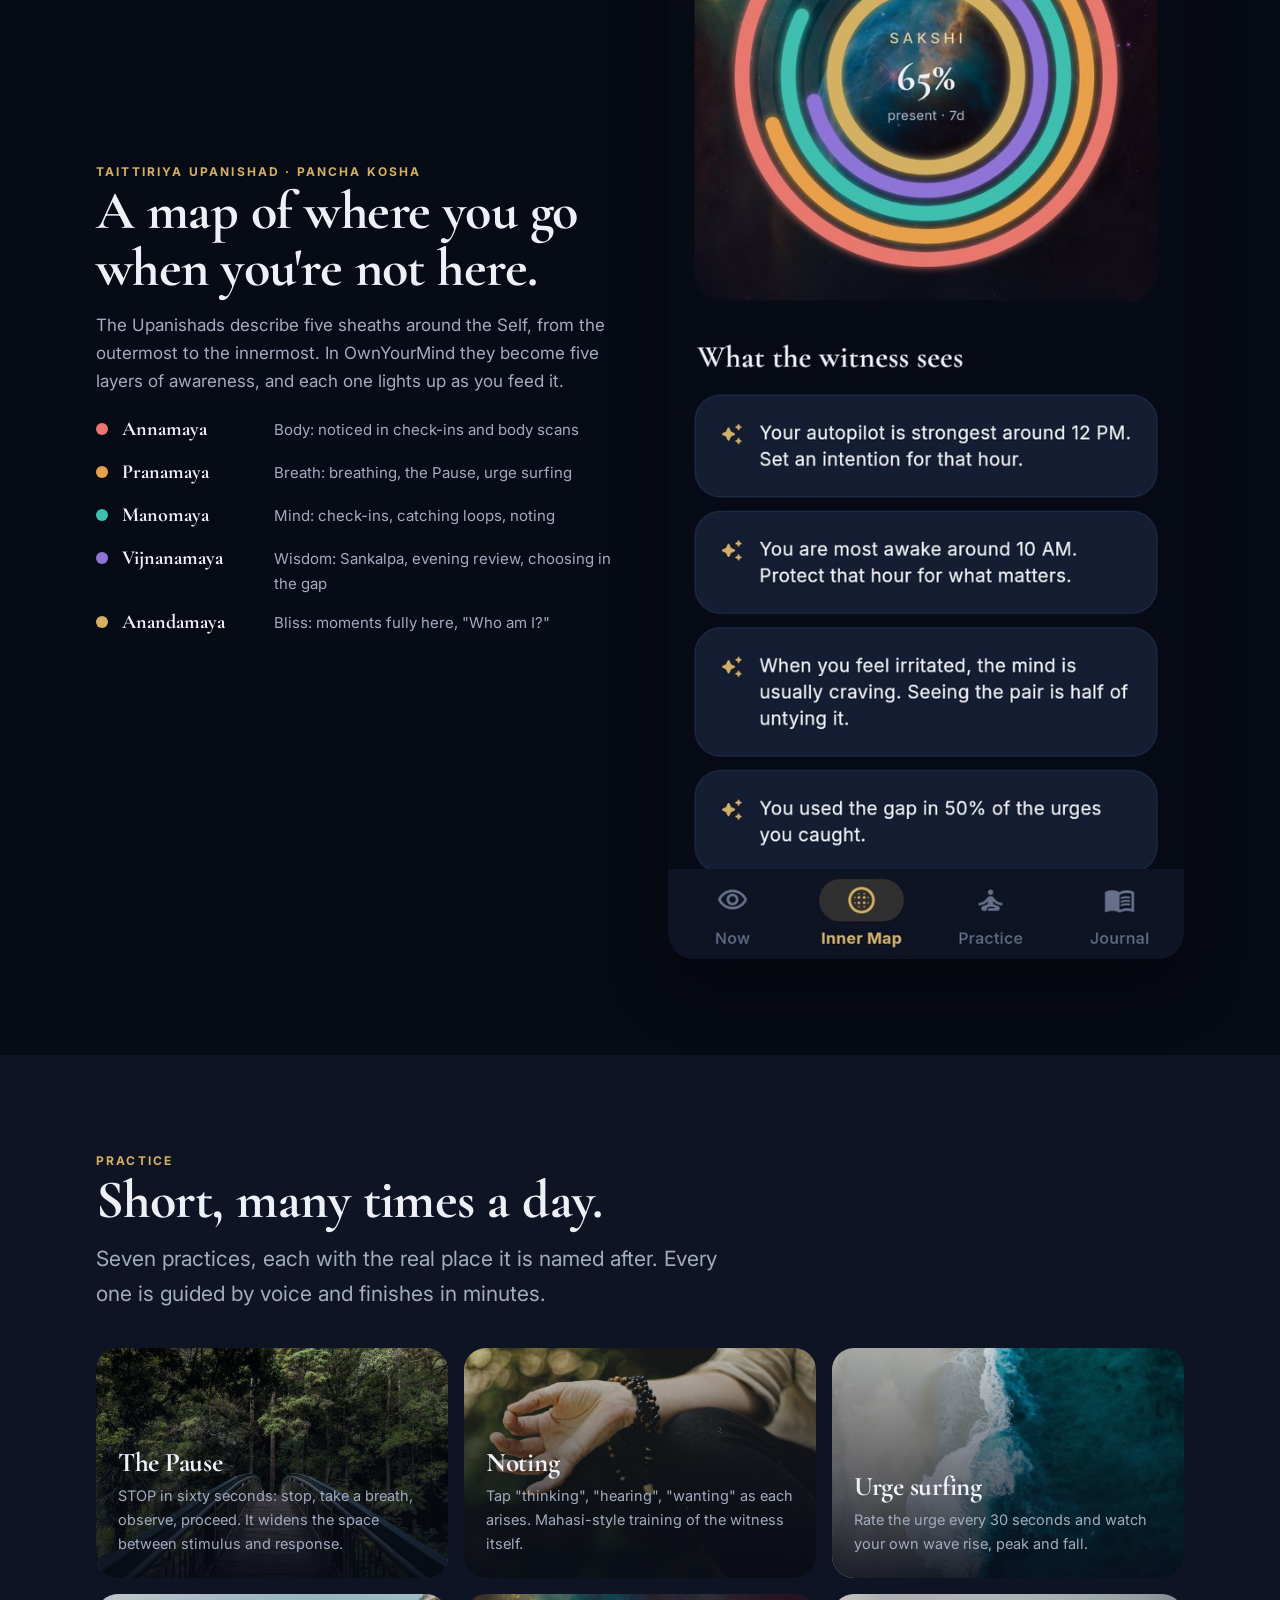
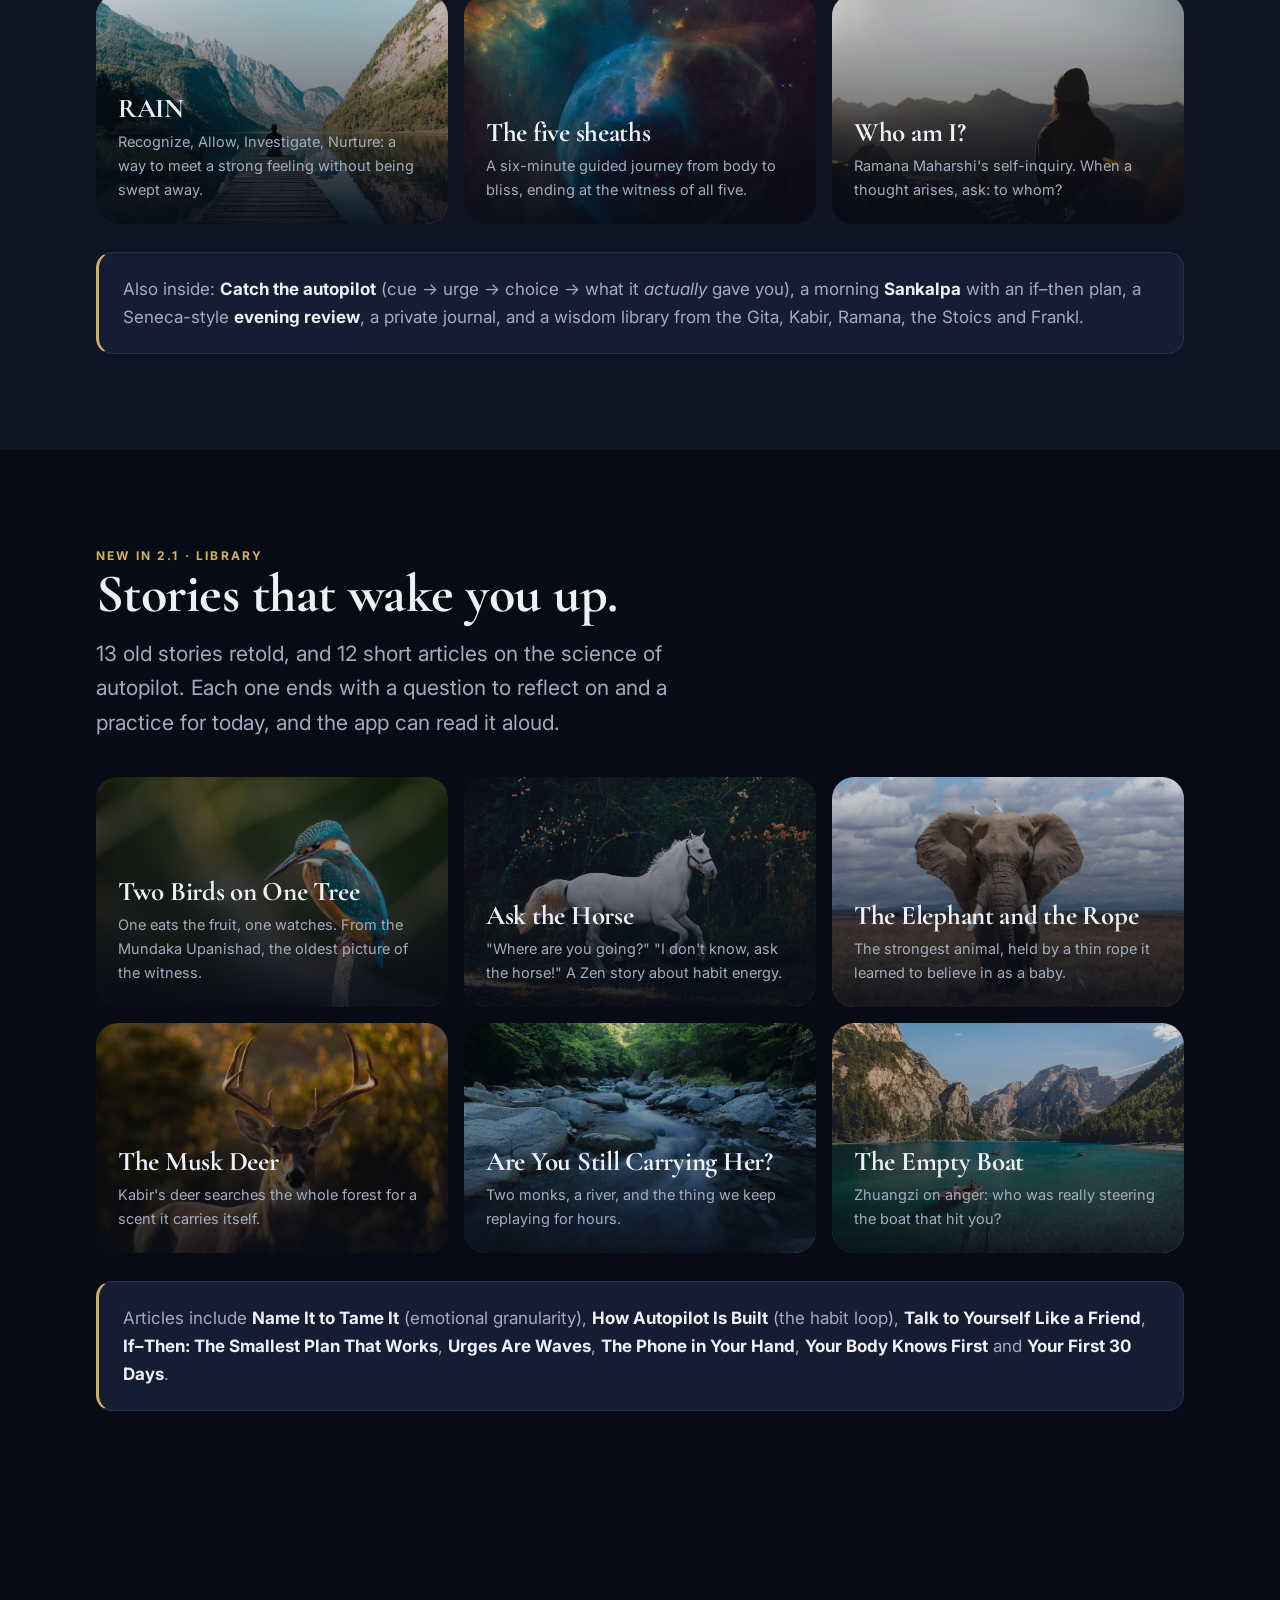
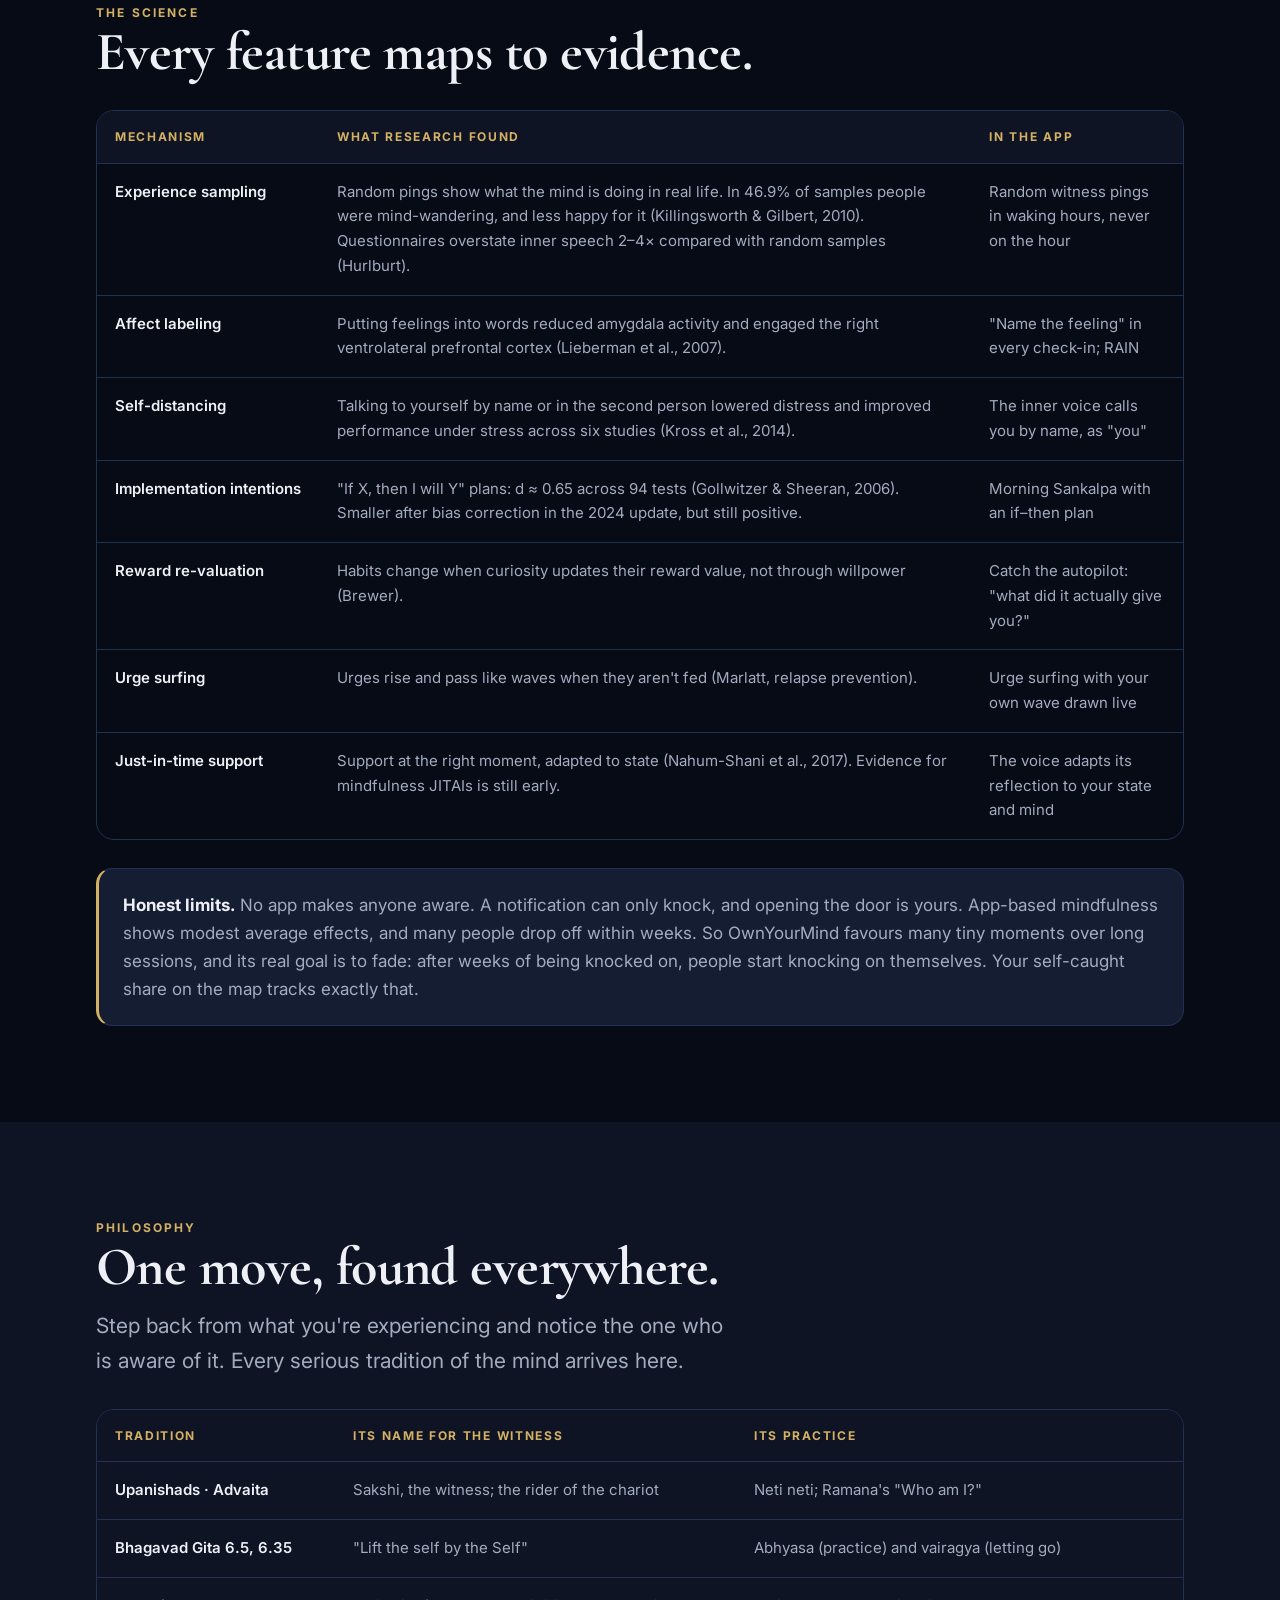
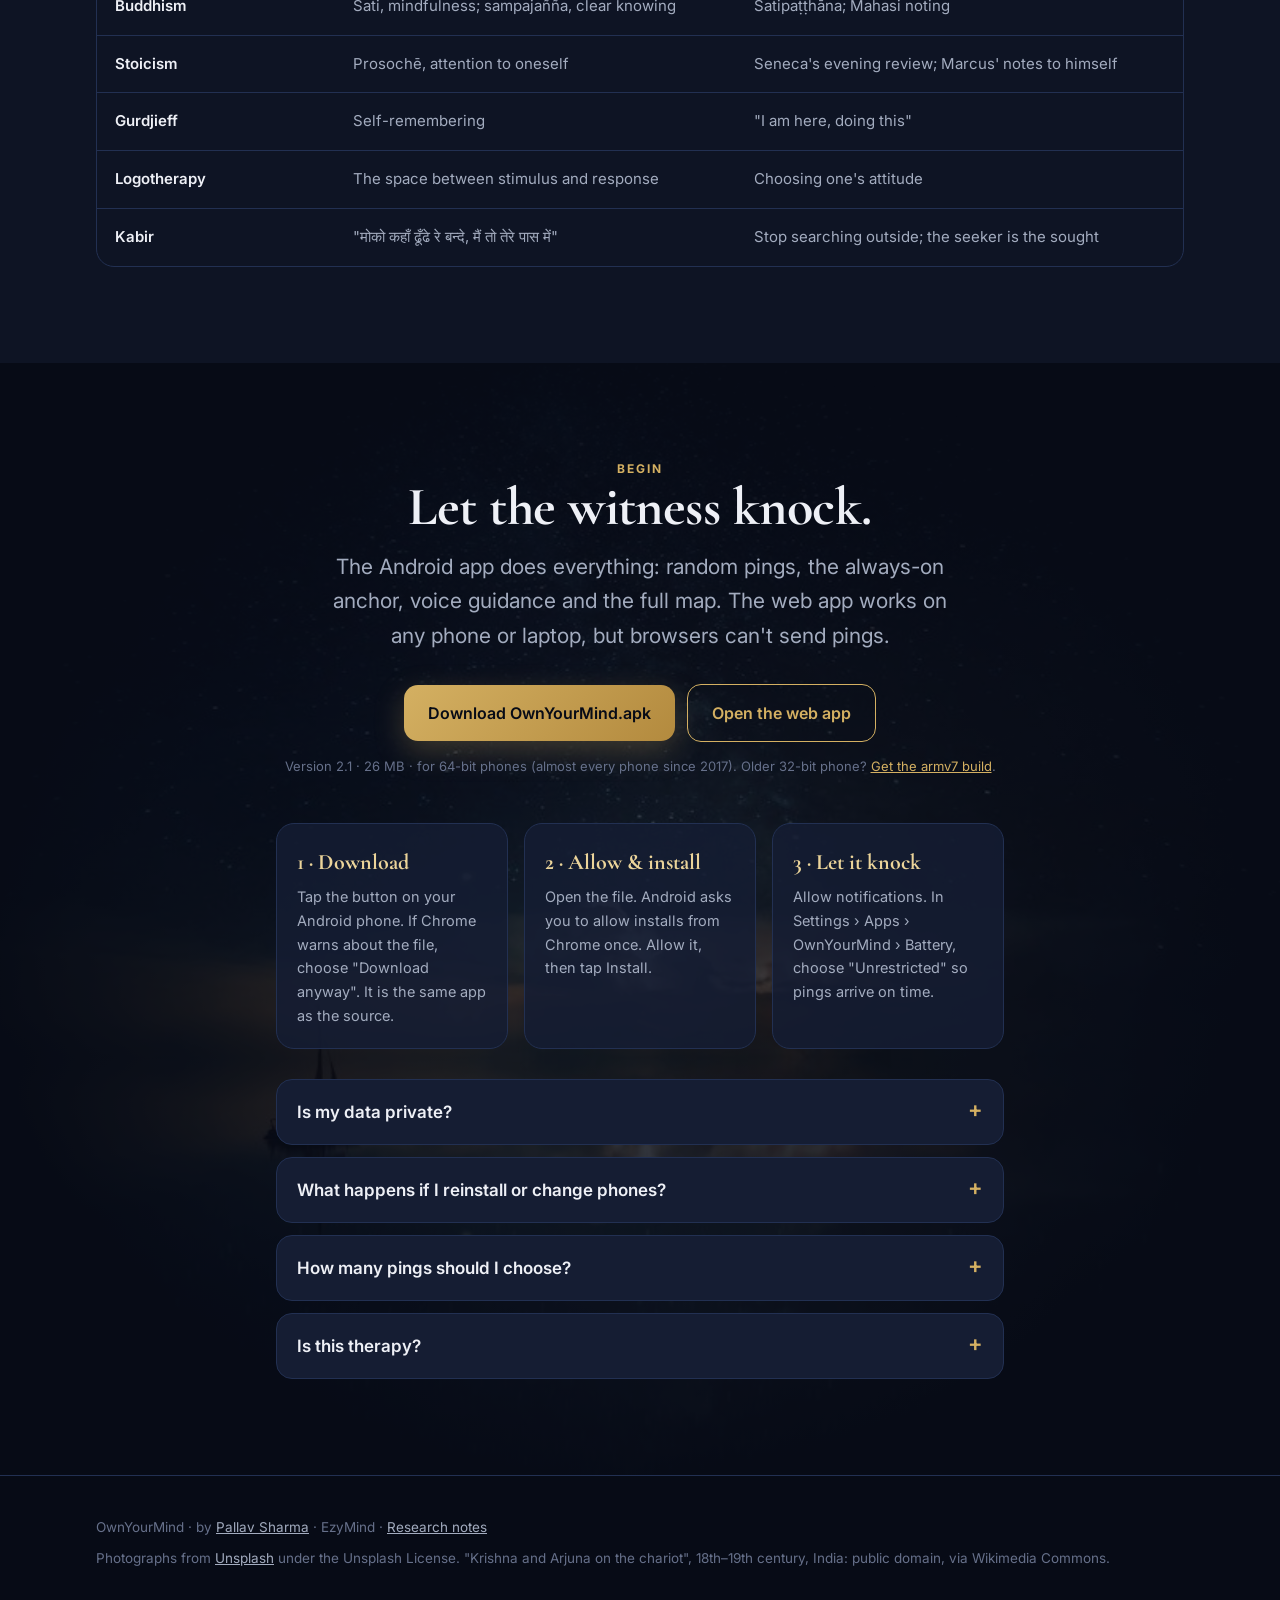
<file: ownyourmind/index.html>
<!doctype html>
<html lang="en">
<head>
<meta charset="utf-8">
<meta name="viewport" content="width=device-width, initial-scale=1, viewport-fit=cover">
<title>OwnYourMind · The inner voice that watches your autopilot</title>
<meta name="description" content="Half of life is lived on autopilot. OwnYourMind knocks at random moments, asks who is driving, and draws a map of your inner world — built on experience-sampling research and the Upanishadic witness (Sakshi). Free Android app and web app. Nothing leaves your phone.">
<meta property="og:title" content="OwnYourMind — watch the autopilot, take back the reins">
<meta property="og:description" content="Random witness pings, an Inner Map of your mind, practices from the Upanishads to modern psychology. Private, free, offline.">
<meta property="og:image" content="https://pallavsharmaofficial.github.io/ownyourmind/img/witness.jpg">
<meta name="theme-color" content="#070B16">
<link rel="icon" href="img/favicon.png">
<link rel="preconnect" href="https://fonts.googleapis.com">
<link rel="preconnect" href="https://fonts.gstatic.com" crossorigin>
<link href="https://fonts.googleapis.com/css2?family=Cormorant+Garamond:wght@500;600;700&family=Inter:wght@400;500;600;700&display=swap" rel="stylesheet">
<style>
:root{
  --bg:#070B16; --surface:#0E1424; --card:#151D33; --line:#223052;
  --gold:#D4B062; --gold-soft:#EBD49A; --violet:#8E74D6; --teal:#3FBFB0; --coral:#E8776E; --green:#4CC38A;
  --text:#EEF0F6; --text2:#A3ACBF; --text3:#66708A;
  --wrap:1120px;
}
*{box-sizing:border-box;margin:0;padding:0}
html{scroll-behavior:smooth}
body{background:var(--bg);color:var(--text);font:400 17px/1.65 Inter,system-ui,sans-serif;-webkit-font-smoothing:antialiased;overflow-x:hidden}
img{max-width:100%;display:block}
a{color:var(--gold)}
.wrap{max-width:var(--wrap);margin:0 auto;padding:0 16px}
.narrow{max-width:760px}
h1,h2,h3{font-family:'Cormorant Garamond',Georgia,serif;font-weight:700;line-height:1.06;letter-spacing:-.01em}
h1{font-size:clamp(44px,8vw,86px)}
h2{font-size:clamp(34px,5vw,54px);margin-bottom:14px}
h3{font-size:27px;margin-bottom:6px}
.eyebrow{font-size:12px;letter-spacing:.18em;text-transform:uppercase;font-weight:700;color:var(--gold)}
.lede{font-size:clamp(18px,2.2vw,21px);color:var(--text2);max-width:640px}
.serif{font-family:'Cormorant Garamond',Georgia,serif}
section{padding:96px 0;position:relative}
.btn{display:inline-flex;align-items:center;gap:10px;padding:15px 24px;border-radius:14px;font-weight:600;text-decoration:none;font-size:16px;transition:transform .15s, box-shadow .15s}
.btn:hover{transform:translateY(-1px)}
.btn.primary{background:linear-gradient(135deg,#D4B062,#B38A3E);color:#070B16;box-shadow:0 10px 30px rgba(212,176,98,.25)}
.btn.ghost{border:1px solid var(--gold);color:var(--gold)}
.btn.quiet{color:var(--text2);padding-left:6px;padding-right:6px}
.btn svg{width:20px;height:20px}

/* nav */
.top{position:fixed;inset:0 0 auto 0;z-index:20;background:rgba(7,11,22,.72);backdrop-filter:blur(14px);-webkit-backdrop-filter:blur(14px);border-bottom:1px solid rgba(34,48,82,.6)}
.top .wrap{display:flex;align-items:center;height:62px;gap:20px}
.brand{display:flex;align-items:center;gap:10px;text-decoration:none;color:var(--gold-soft);font-family:'Cormorant Garamond',serif;font-size:24px;font-weight:700}
.brand img{width:32px;height:32px;border-radius:8px}
.top nav{margin-left:auto;display:flex;gap:22px;align-items:center}
.top nav a{color:var(--text2);text-decoration:none;font-size:14.5px}
.top nav a.btn{color:#070B16;padding:9px 16px;font-size:14px}
@media(max-width:760px){.top nav a:not(.btn){display:none}}

/* hero */
.hero{min-height:100svh;display:flex;align-items:flex-end;padding:120px 0 70px;overflow:hidden}
.hero .bg{position:absolute;inset:0;background:url(img/witness.jpg) center/cover no-repeat;transform:scale(1.04)}
.hero .bg::after{content:"";position:absolute;inset:0;background:linear-gradient(180deg,rgba(7,11,22,.35) 0%,rgba(7,11,22,.55) 45%,var(--bg) 100%)}
.hero .wrap{position:relative;display:grid;grid-template-columns:1.25fr .75fr;gap:48px;align-items:end;width:100%}
.hero h1 em{font-style:normal;color:var(--gold-soft)}
.hero .lede{margin:22px 0 30px;color:#D6DBE6}
.cta{display:flex;flex-wrap:wrap;gap:12px;align-items:center}
.small{font-size:13px;color:var(--text3);margin-top:14px}
.phone{border-radius:38px;border:8px solid #1b2238;overflow:hidden;box-shadow:0 40px 80px rgba(0,0,0,.55),0 0 0 1px rgba(212,176,98,.25);background:#000;aspect-ratio:390/844;max-width:300px;margin-left:auto}
.phone img{width:100%;height:100%;object-fit:cover}
@media(max-width:900px){.hero .wrap{grid-template-columns:1fr}.hero .phone{display:none}}

/* stat band */
.band{padding:0;margin-top:-10px}
.stats{display:grid;grid-template-columns:repeat(3,1fr);gap:1px;background:var(--line);border:1px solid var(--line);border-radius:22px;overflow:hidden}
.stats div{background:var(--surface);padding:28px 26px}
.stats b{display:block;font-family:'Cormorant Garamond',serif;font-size:52px;line-height:1;color:var(--gold)}
.stats span{color:var(--text2);font-size:15px}
@media(max-width:760px){.stats{grid-template-columns:1fr}}

/* split */
.split{display:grid;grid-template-columns:1fr 1fr;gap:56px;align-items:center}
.split.rev .media{order:2}
.media{border-radius:26px;overflow:hidden;box-shadow:0 30px 60px rgba(0,0,0,.4)}
.media img{width:100%;height:100%;object-fit:cover}
@media(max-width:860px){.split{grid-template-columns:1fr;gap:30px}.split.rev .media{order:0}}
.verse{font-size:21px;color:var(--gold-soft);margin:18px 0;line-height:1.6}
blockquote{font-family:'Cormorant Garamond',serif;font-size:28px;line-height:1.3;border-left:3px solid var(--gold);padding-left:20px;margin:22px 0}
.map-legend{list-style:none;margin-top:18px;display:grid;gap:10px}
.map-legend li{display:grid;grid-template-columns:14px 140px 1fr;gap:12px;align-items:baseline;color:var(--text2);font-size:15px}
.map-legend i{width:12px;height:12px;border-radius:50%;display:inline-block}
.map-legend b{color:var(--text);font-family:'Cormorant Garamond',serif;font-size:20px}
@media(max-width:520px){.map-legend li{grid-template-columns:14px 1fr}.map-legend li span{grid-column:2}}

/* steps */
.steps{display:grid;grid-template-columns:repeat(4,1fr);gap:18px;margin-top:40px}
.step{background:var(--card);border:1px solid var(--line);border-radius:22px;overflow:hidden;display:flex;flex-direction:column}
.step .shot{aspect-ratio:390/600;overflow:hidden;background:#000}
.step .shot img{width:100%;height:100%;object-fit:cover;object-position:top}
.step .t{padding:18px 18px 22px}
.step .n{font-family:'Cormorant Garamond',serif;color:var(--gold);font-size:18px;font-weight:700}
.step p{color:var(--text2);font-size:15px}
@media(max-width:980px){.steps{grid-template-columns:repeat(2,1fr)}}
@media(max-width:520px){.steps{grid-template-columns:1fr}}

/* practices */
.tiles{display:grid;grid-template-columns:repeat(3,1fr);gap:16px;margin-top:36px}
.tile{position:relative;border-radius:22px;overflow:hidden;min-height:230px;display:flex;align-items:flex-end;padding:22px;isolation:isolate}
.tile img{position:absolute;inset:0;width:100%;height:100%;object-fit:cover;z-index:-2}
.tile::after{content:"";position:absolute;inset:0;background:linear-gradient(180deg,rgba(7,11,22,.15),rgba(7,11,22,.9));z-index:-1}
.tile p{color:var(--text2);font-size:14.5px}
@media(max-width:860px){.tiles{grid-template-columns:1fr 1fr}}
@media(max-width:560px){.tiles{grid-template-columns:1fr}}

/* tables */
.tablewrap{overflow-x:auto;margin-top:30px;border:1px solid var(--line);border-radius:18px}
table{width:100%;border-collapse:collapse;min-width:640px}
th,td{text-align:left;padding:16px 18px;border-bottom:1px solid var(--line);vertical-align:top;font-size:15px}
th{font-size:12px;letter-spacing:.14em;text-transform:uppercase;color:var(--gold);background:var(--surface)}
td{color:var(--text2)}
td:first-child{color:var(--text);font-weight:600;white-space:nowrap}
tr:last-child td{border-bottom:none}

.alt{background:var(--surface)}
.note{background:var(--card);border:1px solid var(--line);border-left:3px solid var(--gold);border-radius:16px;padding:22px 24px;color:var(--text2);margin-top:28px}
.note b{color:var(--text)}

/* download */
.download{text-align:center;overflow:hidden}
.download .bg{position:absolute;inset:0;background:url(img/boat_stars.jpg) center/cover;opacity:.45}
.download .bg::after{content:"";position:absolute;inset:0;background:radial-gradient(ellipse at center,rgba(7,11,22,.35),var(--bg) 75%)}
.download .wrap{position:relative}
.download .cta{justify-content:center;margin-top:30px}
.install{display:grid;grid-template-columns:repeat(3,1fr);gap:16px;text-align:left;margin-top:46px}
.install div{background:rgba(21,29,51,.85);border:1px solid var(--line);border-radius:18px;padding:20px}
.install b{font-family:'Cormorant Garamond',serif;font-size:22px;color:var(--gold-soft);display:block;margin-bottom:4px}
.install p{color:var(--text2);font-size:14.5px}
@media(max-width:760px){.install{grid-template-columns:1fr}}

details{background:var(--card);border:1px solid var(--line);border-radius:16px;padding:18px 20px;margin-top:12px}
summary{cursor:pointer;font-weight:600;list-style:none}
summary::after{content:"+";float:right;color:var(--gold);font-size:22px;line-height:1}
details[open] summary::after{content:"–"}
details p{color:var(--text2);margin-top:10px;font-size:15.5px}

footer{border-top:1px solid var(--line);padding:40px 0 60px;color:var(--text3);font-size:13.5px}
footer a{color:var(--text2)}
.reveal{opacity:0;transform:translateY(18px);transition:opacity .8s ease,transform .8s ease}
.reveal.in{opacity:1;transform:none}
@media(prefers-reduced-motion:reduce){.reveal{opacity:1;transform:none;transition:none}}
</style>
</head>
<body>

<header class="top"><div class="wrap">
  <a class="brand" href="#"><img src="img/icon.png" alt="">OwnYourMind</a>
  <nav>
    <a href="#how">How it works</a>
    <a href="#map">The map</a>
    <a href="#library">Library</a>
    <a href="#science">Science</a>
    <a href="#philosophy">Philosophy</a>
    <a class="btn primary" href="#download">Get the app</a>
  </nav>
</div></header>

<section class="hero">
  <div class="bg" aria-hidden="true"></div>
  <div class="wrap">
    <div>
      <p class="eyebrow">Sakshi · the witness, in your pocket</p>
      <h1>Watch the autopilot.<br><em>Take back the reins.</em></h1>
      <p class="lede">Half of your waking life runs without you choosing it. OwnYourMind is an inner voice that knocks at
        random moments, calls you by name, and asks: <i>who is driving right now?</i> Ten seconds to answer.
        Over the days, it draws a map of where you go when you aren't here.</p>
      <div class="cta">
        <a class="btn primary" href="OwnYourMind.apk" download>
          <svg viewBox="0 0 24 24" fill="currentColor" aria-hidden="true"><path d="M5 20h14v-2H5v2zm7-18l-5.5 5.5 1.41 1.41L11 5.83V16h2V5.83l3.09 3.08 1.41-1.41L12 2z" transform="rotate(180 12 12)"/></svg>
          Download for Android
        </a>
        <a class="btn ghost" href="app/">Open the web app</a>
        <a class="btn quiet" href="app/?demo=1">See a demo week →</a>
      </div>
      <p class="small">Free · no account · encrypted backup · Android 7+</p>
    </div>
    <div class="phone"><img src="shots/now.jpg" alt="The Now screen: the inner voice greets you by name above an 'I am here' button and today's presence ring"></div>
  </div>
</section>

<section class="band"><div class="wrap">
  <div class="stats reveal">
    <div><b>46.9%</b><span>of waking moments, the mind is somewhere other than what you're doing. People were less happy when it wandered. (Killingsworth &amp; Gilbert, <i>Science</i>, 2010)</span></div>
    <div><b>10 sec</b><span>is all a witness check-in takes: where was attention, what was the mind doing, name the feeling, notice the body.</span></div>
    <div><b>86</b><span>feelings in ten families, plus 27 mind states and 36 body states. The words you use most come first, and you can add your own.</span></div>
  </div>
</div></section>

<section id="chariot"><div class="wrap split">
  <div class="media reveal"><img src="img/chariot.jpg" alt="Krishna as charioteer and Arjuna in the chariot, painting from 18th–19th century India"></div>
  <div class="reveal">
    <p class="eyebrow">Katha Upanishad 1.3.3–4</p>
    <h2>You are the rider, not the chariot.</h2>
    <p class="verse serif">आत्मानं रथिनं विद्धि शरीरं रथमेव तु ।<br>बुद्धिं तु सारथिं विद्धि मनः प्रग्रहमेव च ॥</p>
    <p>"Know the Self as the lord of the chariot, the body as the chariot, the intellect as the charioteer and the mind
      as the reins. The senses are the horses."</p>
    <blockquote>When the charioteer sleeps, the horses choose the road. That is the autopilot.</blockquote>
    <p style="color:var(--text2)">You can't see the autopilot from inside it. Something outside the loop has to knock at a moment you didn't
      choose. Your phone is always with you, so it can do that.</p>
  </div>
</div></section>

<section id="how" class="alt"><div class="wrap">
  <p class="eyebrow">How it works</p>
  <h2>Knock. Look. Reflect. Map.</h2>
  <p class="lede">Four moves, repeated through the day until the voice is no longer the app's but yours.</p>
  <div class="steps">
    <div class="step reveal"><div class="shot"><img src="shots/onboarding.jpg" alt="Onboarding screen with the chariot painting" loading="lazy"></div>
      <div class="t"><span class="n">1 · The knock</span><h3>Random witness pings</h3>
      <p>At random moments in your waking hours, never on the hour: <i>"Pallav, who is driving?"</i> A silent anchor
        notification keeps the witness in your status bar all day.</p></div></div>
    <div class="step reveal"><div class="shot"><img src="shots/checkin.jpg" alt="Check-in asking where attention was: fully here, drifting, autopilot or reacting" loading="lazy"></div>
      <div class="t"><span class="n">2 · The look</span><h3>A ten-second check-in</h3>
      <p>Fully here, drifting, autopilot or reacting? What was the mind doing? Name the feeling. Feel the body.
        Naming a feeling quiets the brain's alarm centre.</p></div></div>
    <div class="step reveal"><div class="shot"><img src="shots/voice.jpg" alt="The inner voice reflecting a check-in back by name" loading="lazy"></div>
      <div class="t"><span class="n">3 · The voice</span><h3>Reflected back, by name</h3>
      <p>The inner voice speaks for the witness. It addresses you in the second person, which research shows calms
        and clarifies. It never scolds: "You caught the autopilot. The one who noticed was not on autopilot."</p></div></div>
    <div class="step reveal"><div class="shot"><img src="shots/map.jpg" alt="The Inner Map with five concentric rings for the koshas" loading="lazy"></div>
      <div class="t"><span class="n">4 · The map</span><h3>Your inner map</h3>
      <p>The five sheaths light up as you practise. It shows the hours your autopilot is strongest, where the mind goes,
        which feelings pull which thoughts, and the loops you've caught.</p></div></div>
  </div>
</div></section>

<section id="map"><div class="wrap split rev">
  <div class="media reveal"><img src="shots/map2.jpg" alt="Inner Map reflections: when your autopilot is strongest, where the mind goes" loading="lazy"></div>
  <div class="reveal">
    <p class="eyebrow">Taittiriya Upanishad · Pancha Kosha</p>
    <h2>A map of where you go when you're not here.</h2>
    <p style="color:var(--text2)">The Upanishads describe five sheaths around the Self, from the outermost to the innermost. In
      OwnYourMind they become five layers of awareness, and each one lights up as you feed it.</p>
    <ul class="map-legend">
      <li><i style="background:var(--coral)"></i><b>Annamaya</b><span>Body: noticed in check-ins and body scans</span></li>
      <li><i style="background:#E9A04B"></i><b>Pranamaya</b><span>Breath: breathing, the Pause, urge surfing</span></li>
      <li><i style="background:var(--teal)"></i><b>Manomaya</b><span>Mind: check-ins, catching loops, noting</span></li>
      <li><i style="background:var(--violet)"></i><b>Vijnanamaya</b><span>Wisdom: Sankalpa, evening review, choosing in the gap</span></li>
      <li><i style="background:var(--gold)"></i><b>Anandamaya</b><span>Bliss: moments fully here, "Who am I?"</span></li>
    </ul>
  </div>
</div></section>

<section class="alt"><div class="wrap">
  <p class="eyebrow">Practice</p>
  <h2>Short, many times a day.</h2>
  <p class="lede">Seven practices, each with the real place it is named after. Every one is guided by voice and finishes in minutes.</p>
  <div class="tiles">
    <div class="tile reveal"><img src="img/bridge.jpg" alt="" loading="lazy"><div><h3>The Pause</h3><p>STOP in sixty seconds: stop, take a breath, observe, proceed. It widens the space between stimulus and response.</p></div></div>
    <div class="tile reveal"><img src="img/mudra.jpg" alt="" loading="lazy"><div><h3>Noting</h3><p>Tap "thinking", "hearing", "wanting" as each arises. Mahasi-style training of the witness itself.</p></div></div>
    <div class="tile reveal"><img src="img/waves.jpg" alt="" loading="lazy"><div><h3>Urge surfing</h3><p>Rate the urge every 30 seconds and watch your own wave rise, peak and fall.</p></div></div>
    <div class="tile reveal"><img src="img/stillness.jpg" alt="" loading="lazy"><div><h3>RAIN</h3><p>Recognize, Allow, Investigate, Nurture: a way to meet a strong feeling without being swept away.</p></div></div>
    <div class="tile reveal"><img src="img/cosmos.jpg" alt="" loading="lazy"><div><h3>The five sheaths</h3><p>A six-minute guided journey from body to bliss, ending at the witness of all five.</p></div></div>
    <div class="tile reveal"><img src="img/witness.jpg" alt="" loading="lazy"><div><h3>Who am I?</h3><p>Ramana Maharshi's self-inquiry. When a thought arises, ask: to whom?</p></div></div>
  </div>
  <p class="note">Also inside: <b>Catch the autopilot</b> (cue → urge → choice → what it <i>actually</i> gave you), a
    morning <b>Sankalpa</b> with an if–then plan, a Seneca-style <b>evening review</b>, a private journal, and a wisdom
    library from the Gita, Kabir, Ramana, the Stoics and Frankl.</p>
</div></section>

<section id="library"><div class="wrap">
  <p class="eyebrow">New in 2.1 · Library</p>
  <h2>Stories that wake you up.</h2>
  <p class="lede">13 old stories retold, and 12 short articles on the science of autopilot. Each one ends with a question to reflect on and a practice for today, and the app can read it aloud.</p>
  <div class="tiles">
    <div class="tile reveal"><img src="img/bird.jpg" alt="" loading="lazy"><div><h3>Two Birds on One Tree</h3><p>One eats the fruit, one watches. From the Mundaka Upanishad, the oldest picture of the witness.</p></div></div>
    <div class="tile reveal"><img src="img/horse.jpg" alt="" loading="lazy"><div><h3>Ask the Horse</h3><p>"Where are you going?" "I don't know, ask the horse!" A Zen story about habit energy.</p></div></div>
    <div class="tile reveal"><img src="img/elephant.jpg" alt="" loading="lazy"><div><h3>The Elephant and the Rope</h3><p>The strongest animal, held by a thin rope it learned to believe in as a baby.</p></div></div>
    <div class="tile reveal"><img src="img/deer.jpg" alt="" loading="lazy"><div><h3>The Musk Deer</h3><p>Kabir's deer searches the whole forest for a scent it carries itself.</p></div></div>
    <div class="tile reveal"><img src="img/stream.jpg" alt="" loading="lazy"><div><h3>Are You Still Carrying Her?</h3><p>Two monks, a river, and the thing we keep replaying for hours.</p></div></div>
    <div class="tile reveal"><img src="img/lake_boat.jpg" alt="" loading="lazy"><div><h3>The Empty Boat</h3><p>Zhuangzi on anger: who was really steering the boat that hit you?</p></div></div>
  </div>
  <p class="note">Articles include <b>Name It to Tame It</b> (emotional granularity), <b>How Autopilot Is Built</b>
    (the habit loop), <b>Talk to Yourself Like a Friend</b>, <b>If–Then: The Smallest Plan That Works</b>, <b>Urges Are
    Waves</b>, <b>The Phone in Your Hand</b>, <b>Your Body Knows First</b> and <b>Your First 30 Days</b>.</p>
</div></section>

<section id="science"><div class="wrap">
  <p class="eyebrow">The science</p>
  <h2>Every feature maps to evidence.</h2>
  <div class="tablewrap reveal"><table>
    <tr><th>Mechanism</th><th>What research found</th><th>In the app</th></tr>
    <tr><td>Experience sampling</td><td>Random pings show what the mind is doing in real life. In 46.9% of samples people were mind-wandering, and less happy for it (Killingsworth &amp; Gilbert, 2010). Questionnaires overstate inner speech 2–4× compared with random samples (Hurlburt).</td><td>Random witness pings in waking hours, never on the hour</td></tr>
    <tr><td>Affect labeling</td><td>Putting feelings into words reduced amygdala activity and engaged the right ventrolateral prefrontal cortex (Lieberman et al., 2007).</td><td>"Name the feeling" in every check-in; RAIN</td></tr>
    <tr><td>Self-distancing</td><td>Talking to yourself by name or in the second person lowered distress and improved performance under stress across six studies (Kross et al., 2014).</td><td>The inner voice calls you by name, as "you"</td></tr>
    <tr><td>Implementation intentions</td><td>"If X, then I will Y" plans: d ≈ 0.65 across 94 tests (Gollwitzer &amp; Sheeran, 2006). Smaller after bias correction in the 2024 update, but still positive.</td><td>Morning Sankalpa with an if–then plan</td></tr>
    <tr><td>Reward re-valuation</td><td>Habits change when curiosity updates their reward value, not through willpower (Brewer).</td><td>Catch the autopilot: "what did it actually give you?"</td></tr>
    <tr><td>Urge surfing</td><td>Urges rise and pass like waves when they aren't fed (Marlatt, relapse prevention).</td><td>Urge surfing with your own wave drawn live</td></tr>
    <tr><td>Just-in-time support</td><td>Support at the right moment, adapted to state (Nahum-Shani et al., 2017). Evidence for mindfulness JITAIs is still early.</td><td>The voice adapts its reflection to your state and mind</td></tr>
  </table></div>
  <p class="note"><b>Honest limits.</b> No app makes anyone aware. A notification can only knock, and opening the door is
    yours. App-based mindfulness shows modest average effects, and many people drop off within weeks. So OwnYourMind
    favours many tiny moments over long sessions, and its real goal is to fade: after weeks of being knocked on, people
    start knocking on themselves. Your self-caught share on the map tracks exactly that.</p>
</div></section>

<section id="philosophy" class="alt"><div class="wrap">
  <p class="eyebrow">Philosophy</p>
  <h2>One move, found everywhere.</h2>
  <p class="lede">Step back from what you're experiencing and notice the one who is aware of it. Every serious tradition of the mind arrives here.</p>
  <div class="tablewrap reveal"><table>
    <tr><th>Tradition</th><th>Its name for the witness</th><th>Its practice</th></tr>
    <tr><td>Upanishads · Advaita</td><td>Sakshi, the witness; the rider of the chariot</td><td>Neti neti; Ramana's "Who am I?"</td></tr>
    <tr><td>Bhagavad Gita 6.5, 6.35</td><td>"Lift the self by the Self"</td><td>Abhyasa (practice) and vairagya (letting go)</td></tr>
    <tr><td>Buddhism</td><td>Sati, mindfulness; sampajañña, clear knowing</td><td>Satipaṭṭhāna; Mahasi noting</td></tr>
    <tr><td>Stoicism</td><td>Prosochē, attention to oneself</td><td>Seneca's evening review; Marcus' notes to himself</td></tr>
    <tr><td>Gurdjieff</td><td>Self-remembering</td><td>"I am here, doing this"</td></tr>
    <tr><td>Logotherapy</td><td>The space between stimulus and response</td><td>Choosing one's attitude</td></tr>
    <tr><td>Kabir</td><td>"मोको कहाँ ढूँढे रे बन्दे, मैं तो तेरे पास में"</td><td>Stop searching outside; the seeker is the sought</td></tr>
  </table></div>
</div></section>

<section id="download" class="download">
  <div class="bg" aria-hidden="true"></div>
  <div class="wrap narrow">
    <p class="eyebrow">Begin</p>
    <h2>Let the witness knock.</h2>
    <p class="lede" style="margin:0 auto">The Android app does everything: random pings, the always-on anchor, voice guidance and
      the full map. The web app works on any phone or laptop, but browsers can't send pings.</p>
    <div class="cta">
      <a class="btn primary" href="OwnYourMind.apk" download>Download OwnYourMind.apk</a>
      <a class="btn ghost" href="app/">Open the web app</a>
    </div>
    <p class="small" id="apkmeta">Version 2.1 · 26 MB · for 64-bit phones (almost every phone since 2017). Older 32-bit phone? <a href="OwnYourMind-armv7.apk" download>Get the armv7 build</a>.</p>
    <div class="install">
      <div><b>1 · Download</b><p>Tap the button on your Android phone. If Chrome warns about the file, choose "Download anyway". It is the same app as the source.</p></div>
      <div><b>2 · Allow &amp; install</b><p>Open the file. Android asks you to allow installs from Chrome once. Allow it, then tap Install.</p></div>
      <div><b>3 · Let it knock</b><p>Allow notifications. In Settings › Apps › OwnYourMind › Battery, choose "Unrestricted" so pings arrive on time.</p></div>
    </div>
    <details style="text-align:left;margin-top:30px"><summary>Is my data private?</summary>
      <p>Yes. There is no account and no analytics. Everything lives on your phone (or in your browser, for the web
        app). The optional cloud backup is encrypted on your phone before upload, with a key made from your recovery
        code, so the server holds only unreadable ciphertext. You can copy all your data as JSON, delete the cloud copy,
        or erase everything from Settings.</p></details>
    <details style="text-align:left"><summary>What happens if I reinstall or change phones?</summary>
      <p>Reinstall on the same phone: your data comes back automatically from the encrypted backup. New phone or the web
        app: tap "Restore with your recovery code" on the first screen. The code is in Settings › Backup &amp; restore,
        so keep it somewhere safe. Android's own Google backup also covers the app.</p></details>
    <details style="text-align:left"><summary>How many pings should I choose?</summary>
      <p>Start with 6–10 a day. The times are random within your waking hours and never on the hour, so the knock keeps
        surprising the autopilot. When you notice yourself catching the autopilot before the ping comes, lower the number.</p></details>
    <details style="text-align:left"><summary>Is this therapy?</summary>
      <p>No. It's a mirror and a practice companion, not a treatment. If you are struggling, please talk to someone you
        trust or a professional. In India you can call Tele-MANAS on 14416.</p></details>
  </div>
</section>

<footer><div class="wrap">
  <p>OwnYourMind · by <a href="../">Pallav Sharma</a> · EzyMind ·
    <a href="research.html">Research notes</a></p>
  <p style="margin-top:8px">Photographs from <a href="https://unsplash.com">Unsplash</a> under the Unsplash License.
    "Krishna and Arjuna on the chariot", 18th–19th century, India: public domain, via Wikimedia Commons.</p>
</div></footer>

<script>
  const io = new IntersectionObserver((es) => es.forEach(e => { if (e.isIntersecting) { e.target.classList.add('in'); io.unobserve(e.target); } }), { threshold: .12 });
  document.querySelectorAll('.reveal').forEach(el => io.observe(el));
</script>
</body>
</html>
</file>
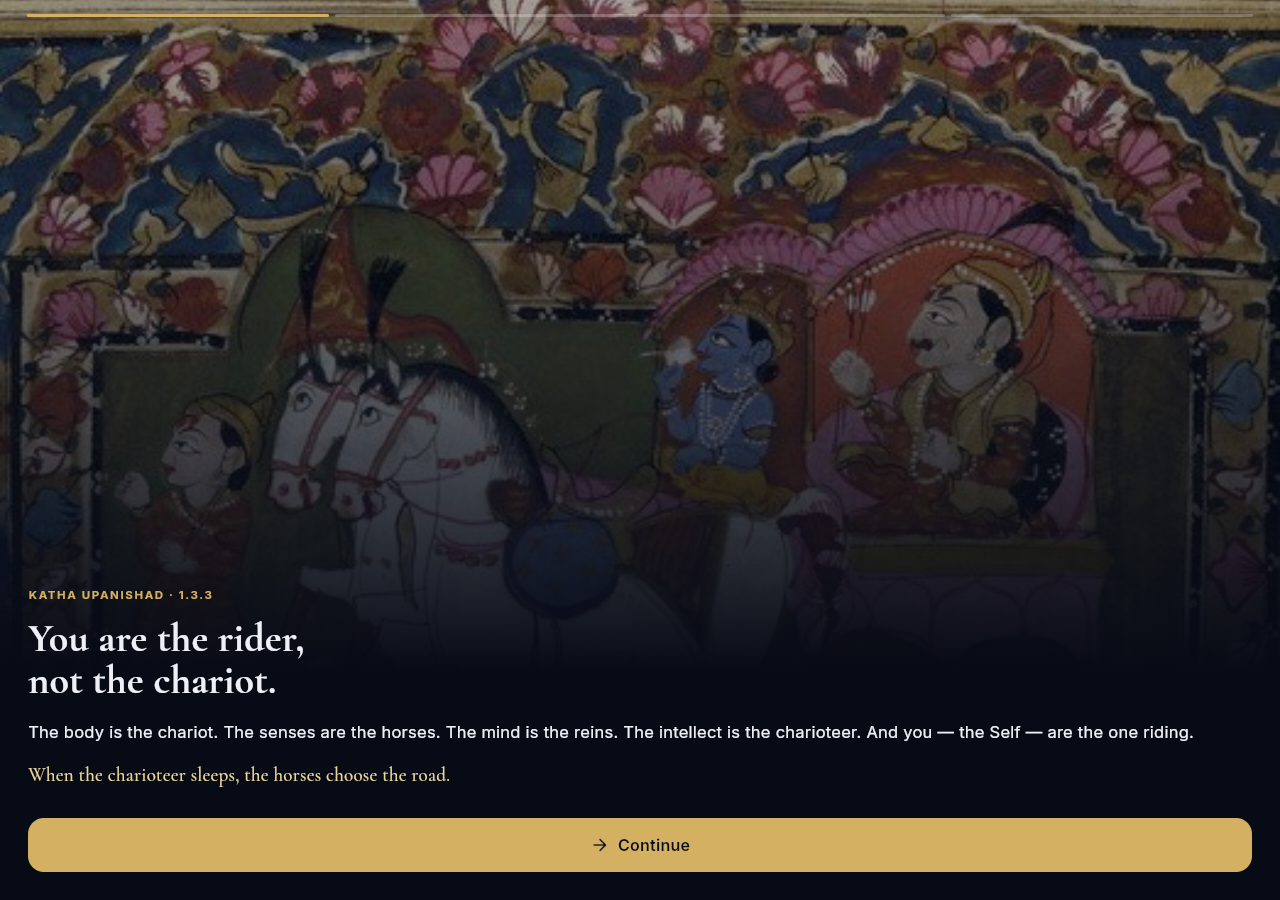
<file: ownyourmind/app/index.html>
<!DOCTYPE html>
<html lang="en">
<head>
  <base href="/ownyourmind/app/">
  <meta charset="UTF-8">
  <meta name="viewport" content="width=device-width, initial-scale=1, viewport-fit=cover">
  <meta name="description" content="OwnYourMind — the inner voice that watches your autopilot. Random witness pings, an Inner Map of your mind, and practices from the Upanishads to modern psychology.">
  <meta name="theme-color" content="#070B16">
  <meta name="mobile-web-app-capable" content="yes">
  <meta name="apple-mobile-web-app-status-bar-style" content="black-translucent">
  <meta name="apple-mobile-web-app-title" content="OwnYourMind">
  <link rel="apple-touch-icon" href="icons/Icon-192.png">
  <link rel="icon" type="image/png" href="favicon.png"/>
  <title>OwnYourMind · Inner Voice</title>
  <link rel="manifest" href="manifest.json">
  <style>
    html, body { margin: 0; height: 100%; background: #070B16; }
    #oym-splash { position: fixed; inset: 0; display: flex; flex-direction: column; align-items: center; justify-content: center;
      gap: 18px; color: #D4B062; font: 500 15px/1.4 Georgia, serif; letter-spacing: .08em; transition: opacity .5s; }
    #oym-splash img { width: 88px; height: 88px; border-radius: 22px; animation: oym-breathe 4s ease-in-out infinite; }
    @keyframes oym-breathe { 0%,100% { transform: scale(.92); opacity: .75 } 50% { transform: scale(1.04); opacity: 1 } }
  </style>
</head>
<body>
  <div id="oym-splash"><img src="icons/Icon-192.png" alt=""><div>Breathe in… the witness is waking</div></div>
  <script>
    window.addEventListener('flutter-first-frame', function () {
      var s = document.getElementById('oym-splash'); if (s) { s.style.opacity = 0; setTimeout(function () { s.remove(); }, 600); }
    });
  </script>
  <script src="flutter_bootstrap.js" async></script>
</body>
</html>
</file>
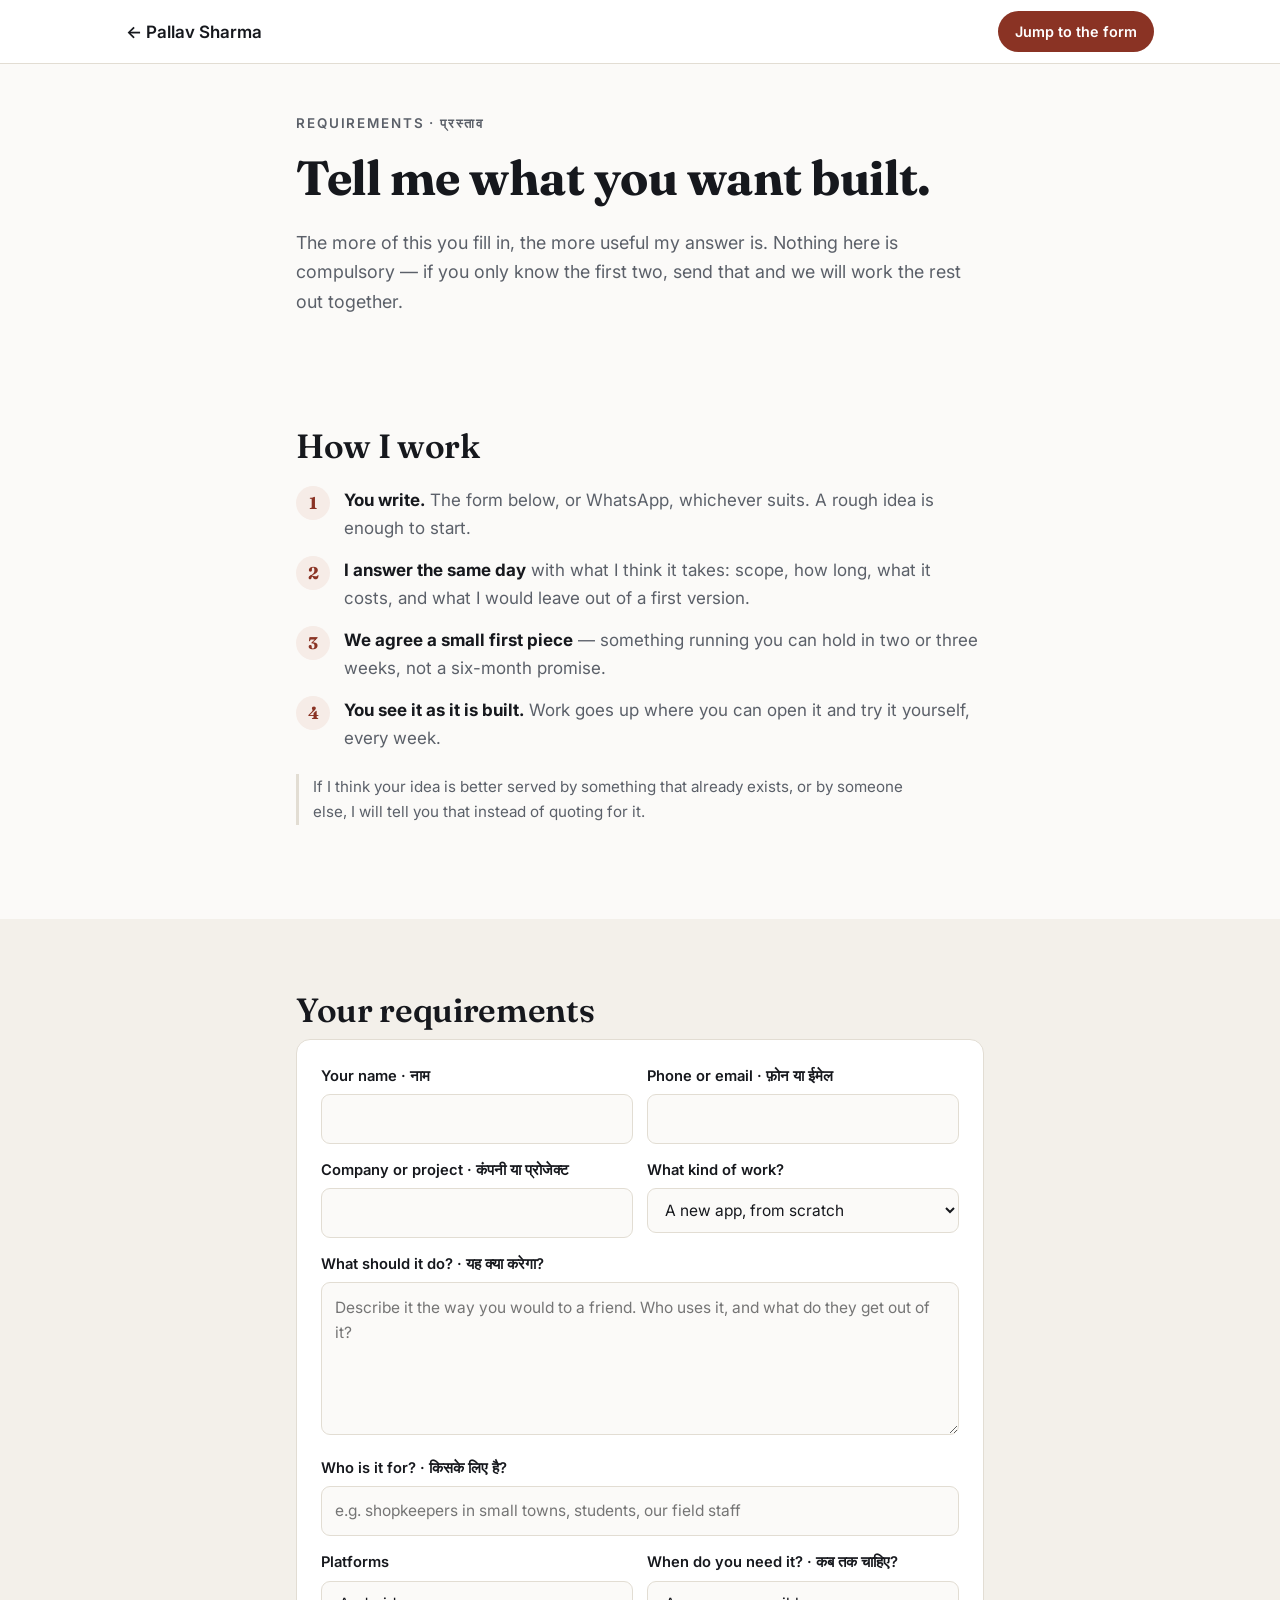
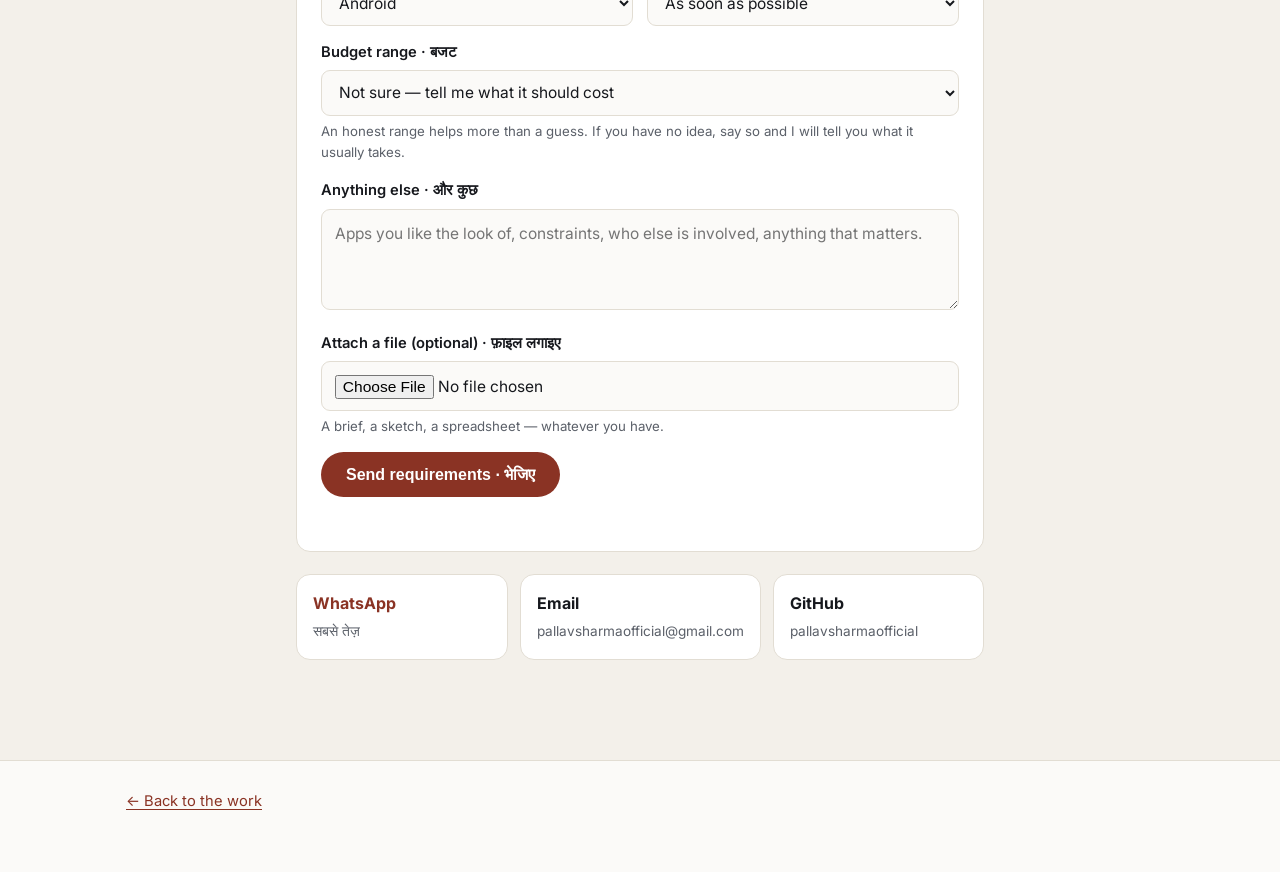
<file: proposal.html>
<!doctype html>
<html lang="en">
<head>
<meta charset="utf-8">
<meta name="viewport" content="width=device-width, initial-scale=1">
<title>Send your requirements — Pallav Sharma</title>
<meta name="description" content="Tell me what you want built. A few questions, and you get an honest answer the same day about scope, time and cost.">
<link rel="preconnect" href="https://fonts.googleapis.com">
<link rel="preconnect" href="https://fonts.gstatic.com" crossorigin>
<link href="https://fonts.googleapis.com/css2?family=Fraunces:opsz,wght@9..144,400;9..144,600;9..144,700&family=Inter:wght@400;500;600&family=Mukta:wght@400;600&display=swap" rel="stylesheet">
<link rel="icon" href="assets/kundlisaar.png">
<meta name="theme-color" content="#111317">
<link rel="stylesheet" href="style.css">
</head>
<body>
<nav class="topbar"><div class="wrap">
  <a href="./" class="back">← Pallav Sharma</a>
  <a href="#form" class="btn small primary">Jump to the form</a>
</div></nav>

<header class="case slim">
  <div class="wrap narrow">
    <p class="kicker">Requirements · प्रस्ताव</p>
    <h1>Tell me what you want built.</h1>
    <p class="lede">The more of this you fill in, the more useful my answer
      is. Nothing here is compulsory — if you only know the first two, send
      that and we will work the rest out together.</p>
  </div>
</header>

<section><div class="wrap narrow">
  <h2>How I work</h2>
  <div class="steps">
    <div><b>1</b><p><strong>You write.</strong> The form below, or WhatsApp,
      whichever suits. A rough idea is enough to start.</p></div>
    <div><b>2</b><p><strong>I answer the same day</strong> with what I think
      it takes: scope, how long, what it costs, and what I would leave out of
      a first version.</p></div>
    <div><b>3</b><p><strong>We agree a small first piece</strong> — something
      running you can hold in two or three weeks, not a six-month promise.</p></div>
    <div><b>4</b><p><strong>You see it as it is built.</strong> Work goes up
      where you can open it and try it yourself, every week.</p></div>
  </div>
  <p class="note">If I think your idea is better served by something that
    already exists, or by someone else, I will tell you that instead of
    quoting for it.</p>
</div></section>

<section class="alt" id="form"><div class="wrap narrow">
  <h2>Your requirements</h2>
  <form id="enquiry" class="form" action="https://api.web3forms.com/submit" method="POST" enctype="multipart/form-data">
    <input type="hidden" name="access_key" value="WEB3FORMS_ACCESS_KEY">
    <input type="hidden" name="subject" value="New project requirements from your portfolio">
    <input type="hidden" name="from_name" value="pallavsharmaofficial.github.io">
    <input type="checkbox" name="botcheck" class="hp" tabindex="-1" autocomplete="off">

    <div class="row">
      <label>Your name · नाम
        <input type="text" name="name" required autocomplete="name">
      </label>
      <label>Phone or email · फ़ोन या ईमेल
        <input type="text" name="contact" required>
      </label>
    </div>

    <div class="row">
      <label>Company or project · कंपनी या प्रोजेक्ट
        <input type="text" name="company">
      </label>
      <label>What kind of work?
        <select name="kind">
          <option>A new app, from scratch</option>
          <option>An existing app to fix or finish</option>
          <option>A website</option>
          <option>Something computational or unusual</option>
          <option>A kundli report or consultation</option>
          <option>Not sure yet</option>
        </select>
      </label>
    </div>

    <label>What should it do? · यह क्या करेगा?
      <textarea name="what" rows="5" required
        placeholder="Describe it the way you would to a friend. Who uses it, and what do they get out of it?"></textarea>
    </label>

    <label>Who is it for? · किसके लिए है?
      <input type="text" name="audience"
        placeholder="e.g. shopkeepers in small towns, students, our field staff">
    </label>

    <div class="row">
      <label>Platforms
        <select name="platform">
          <option>Android</option>
          <option>Android and iOS</option>
          <option>Android, iOS and web</option>
          <option>Web only</option>
          <option>Not sure</option>
        </select>
      </label>
      <label>When do you need it? · कब तक चाहिए?
        <select name="timing">
          <option>As soon as possible</option>
          <option>Within a month</option>
          <option>One to three months</option>
          <option>No fixed date</option>
        </select>
      </label>
    </div>

    <label>Budget range · बजट
      <select name="budget">
        <option>Not sure — tell me what it should cost</option>
        <option>Under ₹50,000</option>
        <option>₹50,000 – ₹2,00,000</option>
        <option>₹2,00,000 – ₹5,00,000</option>
        <option>Above ₹5,00,000</option>
      </select>
      <span class="hint">An honest range helps more than a guess. If you have
        no idea, say so and I will tell you what it usually takes.</span>
    </label>

    <label>Anything else · और कुछ
      <textarea name="notes" rows="3"
        placeholder="Apps you like the look of, constraints, who else is involved, anything that matters."></textarea>
    </label>

    <label class="file">Attach a file (optional) · फ़ाइल लगाइए
      <input type="file" name="attachment">
      <span class="hint">A brief, a sketch, a spreadsheet — whatever you have.</span>
    </label>

    <button class="btn primary" type="submit">Send requirements · भेजिए</button>
    <p class="status" id="formStatus" role="status"></p>
  </form>

  <div class="reach" style="margin-top:22px">
    <a class="reach-item wa" id="waLink" href="#"><b>WhatsApp</b><span>सबसे तेज़</span></a>
    <a class="reach-item" href="mailto:pallavsharmaofficial@gmail.com"><b>Email</b><span>pallavsharmaofficial@gmail.com</span></a>
    <a class="reach-item" href="https://github.com/pallavsharmaofficial"><b>GitHub</b><span>pallavsharmaofficial</span></a>
  </div>
</div></section>

<footer><div class="wrap"><p><a href="./">← Back to the work</a></p></div></footer>
<script src="main.js"></script>
</body>
</html>
</file>
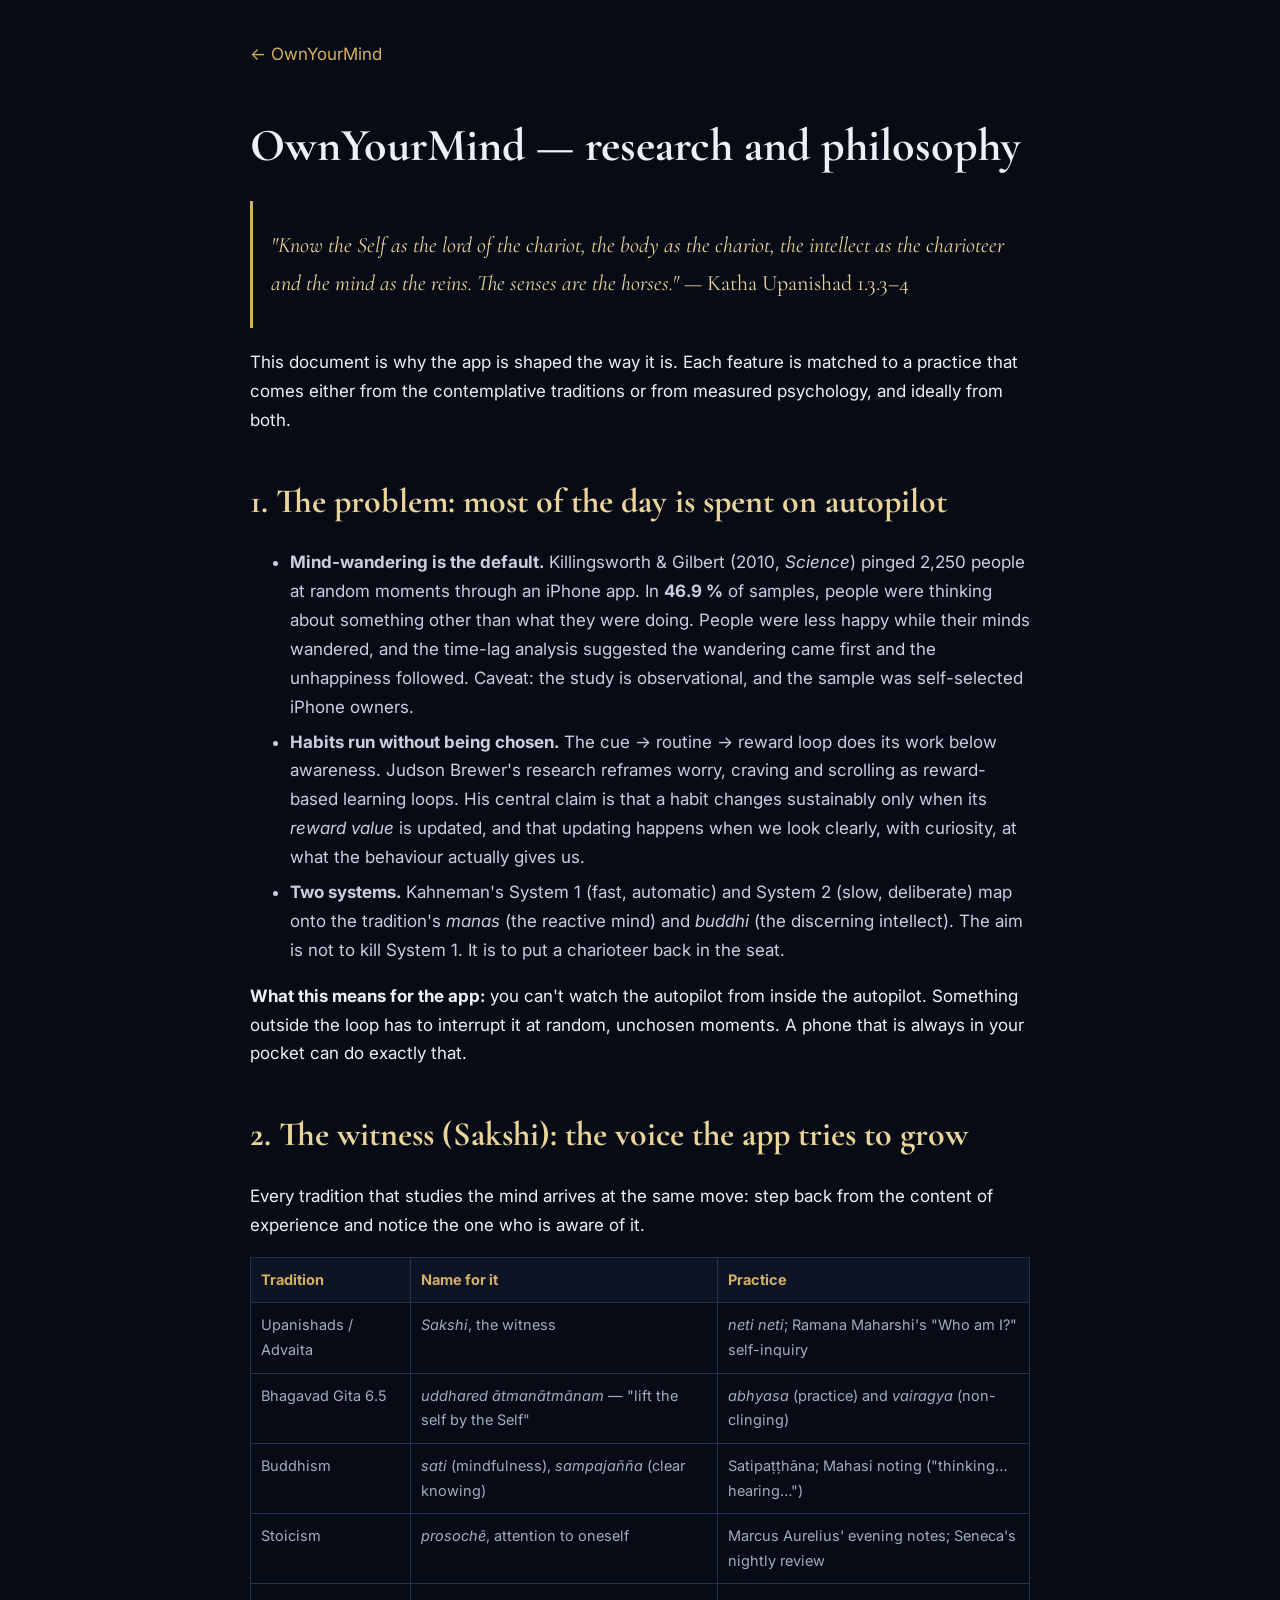
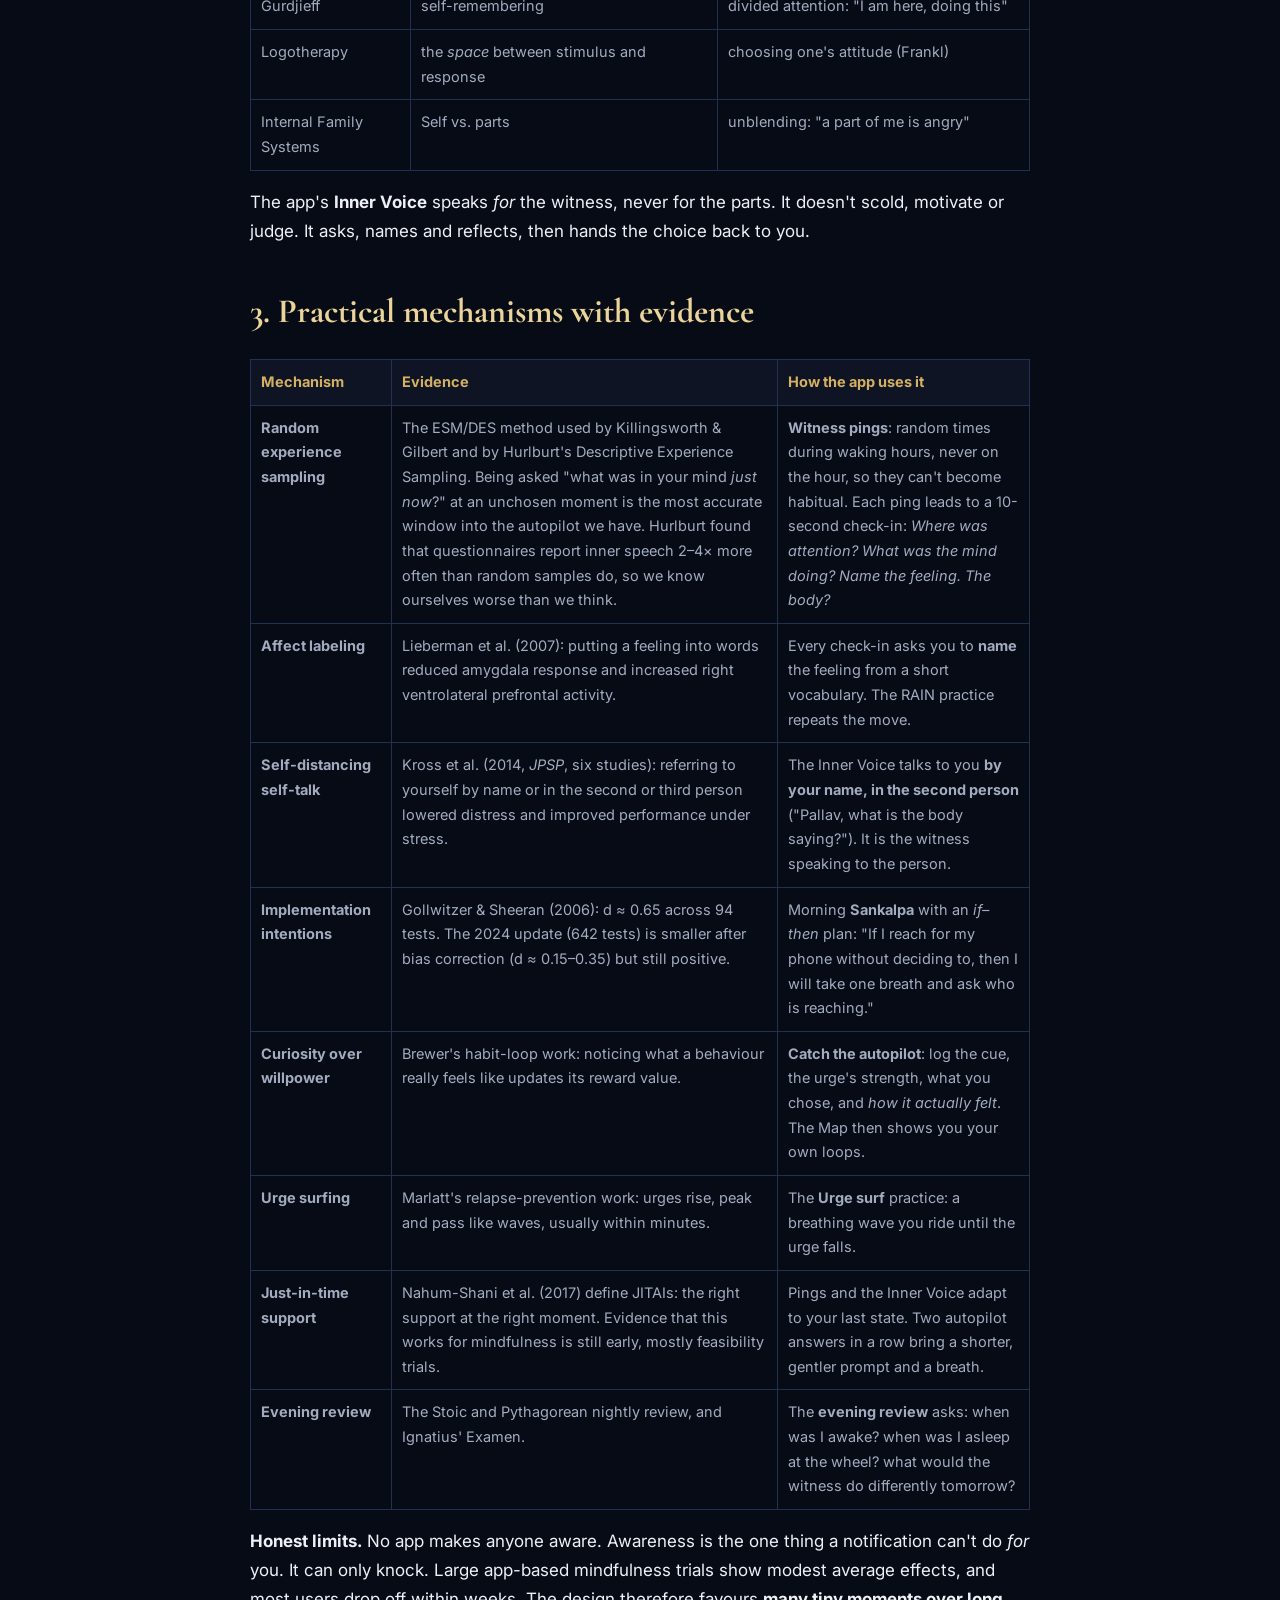
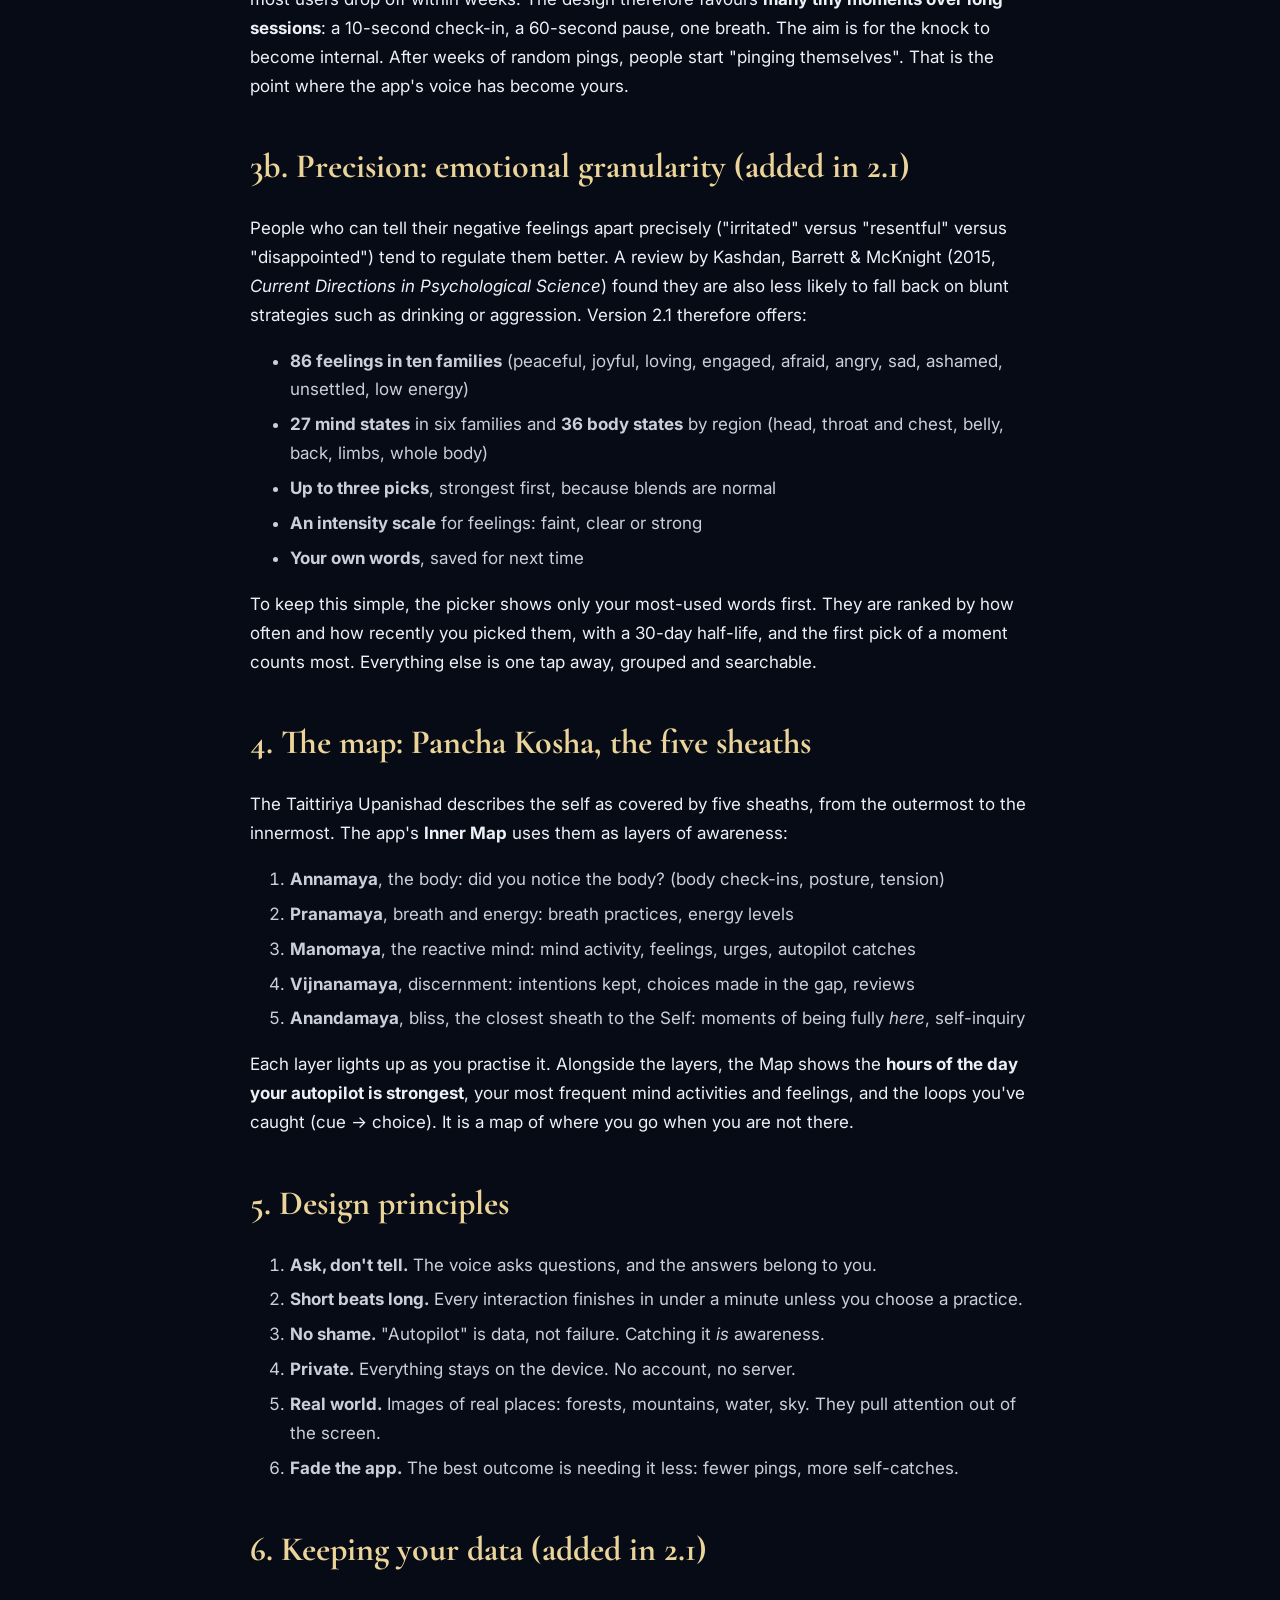
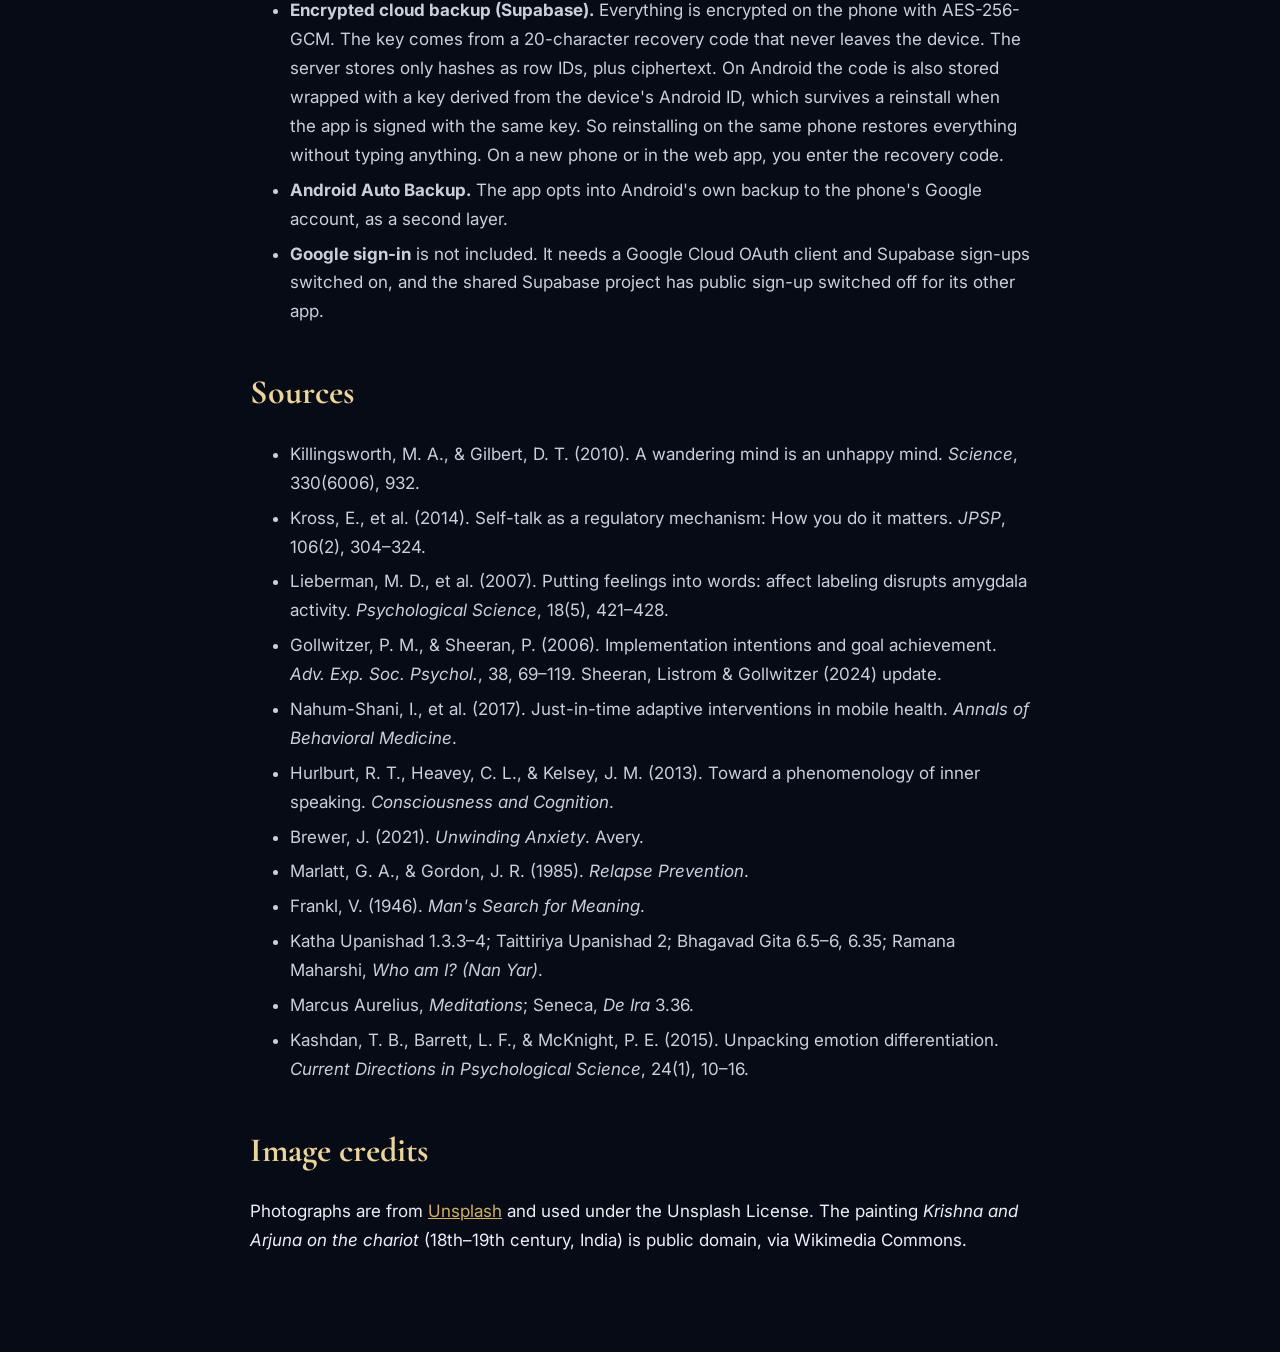
<file: ownyourmind/research.html>
<!doctype html>
<html lang="en"><head><meta charset="utf-8"><meta name="viewport" content="width=device-width, initial-scale=1">
<title>OwnYourMind · Research and philosophy</title>
<meta name="description" content="The research and philosophy behind OwnYourMind: experience sampling, affect labeling, self-distancing, implementation intentions, the witness (Sakshi) and the five koshas.">
<meta name="theme-color" content="#070B16"><link rel="icon" href="img/favicon.png">
<link href="https://fonts.googleapis.com/css2?family=Cormorant+Garamond:wght@600;700&family=Inter:wght@400;600&display=swap" rel="stylesheet">
<style>
body{margin:0;background:#070B16;color:#EEF0F6;font:400 17px/1.7 Inter,system-ui,sans-serif}
main{max-width:780px;margin:0 auto;padding:40px 16px 80px}
a{color:#D4B062} h1,h2,h3{font-family:'Cormorant Garamond',Georgia,serif;line-height:1.1}
h1{font-size:46px} h2{font-size:34px;margin-top:48px;color:#EBD49A}
blockquote{border-left:3px solid #D4B062;margin:20px 0;padding:4px 18px;color:#EBD49A;font-family:'Cormorant Garamond',serif;font-size:22px}
table{border-collapse:collapse;width:100%;display:block;overflow-x:auto;font-size:14.5px} th,td{border:1px solid #223052;padding:10px;text-align:left;vertical-align:top}
th{background:#0E1424;color:#D4B062} td{color:#A3ACBF} li{margin:6px 0;color:#C9CFDB} code{background:#151D33;padding:2px 6px;border-radius:6px}
.back{display:inline-block;margin-bottom:20px;text-decoration:none}
</style></head><body><main><a class="back" href="./">← OwnYourMind</a>
<h1>OwnYourMind — research and philosophy</h1>
<blockquote>
<p><em>"Know the Self as the lord of the chariot, the body as the chariot,
the intellect as the charioteer and the mind as the reins.
The senses are the horses."</em> — Katha Upanishad 1.3.3–4</p>
</blockquote>
<p>This document is why the app is shaped the way it is. Each feature is matched
to a practice that comes either from the contemplative traditions or from
measured psychology, and ideally from both.</p>
<h2>1. The problem: most of the day is spent on autopilot</h2>
<ul>
<li><strong>Mind-wandering is the default.</strong> Killingsworth &amp; Gilbert (2010, <em>Science</em>)
  pinged 2,250 people at random moments through an iPhone app. In <strong>46.9 %</strong> of
  samples, people were thinking about something other than what they were
  doing. People were less happy while their minds wandered, and the time-lag
  analysis suggested the wandering came first and the unhappiness followed.
  Caveat: the study is observational, and the sample was self-selected
  iPhone owners.</li>
<li><strong>Habits run without being chosen.</strong> The cue → routine → reward loop does
  its work below awareness. Judson Brewer's research reframes worry, craving
  and scrolling as reward-based learning loops. His central claim is that a
  habit changes sustainably only when its <em>reward value</em> is updated, and that
  updating happens when we look clearly, with curiosity, at what the behaviour
  actually gives us.</li>
<li><strong>Two systems.</strong> Kahneman's System 1 (fast, automatic) and System 2 (slow,
  deliberate) map onto the tradition's <em>manas</em> (the reactive mind) and
  <em>buddhi</em> (the discerning intellect). The aim is not to kill System 1. It is
  to put a charioteer back in the seat.</li>
</ul>
<p><strong>What this means for the app:</strong> you can't watch the autopilot from inside
the autopilot. Something outside the loop has to interrupt it at random,
unchosen moments. A phone that is always in your pocket can do exactly that.</p>
<h2>2. The witness (Sakshi): the voice the app tries to grow</h2>
<p>Every tradition that studies the mind arrives at the same move: step back
from the content of experience and notice the one who is aware of it.</p>
<table>
<thead>
<tr>
<th>Tradition</th>
<th>Name for it</th>
<th>Practice</th>
</tr>
</thead>
<tbody>
<tr>
<td>Upanishads / Advaita</td>
<td><em>Sakshi</em>, the witness</td>
<td><em>neti neti</em>; Ramana Maharshi's "Who am I?" self-inquiry</td>
</tr>
<tr>
<td>Bhagavad Gita 6.5</td>
<td><em>uddhared ātmanātmānam</em> — "lift the self by the Self"</td>
<td><em>abhyasa</em> (practice) and <em>vairagya</em> (non-clinging)</td>
</tr>
<tr>
<td>Buddhism</td>
<td><em>sati</em> (mindfulness), <em>sampajañña</em> (clear knowing)</td>
<td>Satipaṭṭhāna; Mahasi noting ("thinking… hearing…")</td>
</tr>
<tr>
<td>Stoicism</td>
<td><em>prosochē</em>, attention to oneself</td>
<td>Marcus Aurelius' evening notes; Seneca's nightly review</td>
</tr>
<tr>
<td>Gurdjieff</td>
<td>self-remembering</td>
<td>divided attention: "I am here, doing this"</td>
</tr>
<tr>
<td>Logotherapy</td>
<td>the <em>space</em> between stimulus and response</td>
<td>choosing one's attitude (Frankl)</td>
</tr>
<tr>
<td>Internal Family Systems</td>
<td>Self vs. parts</td>
<td>unblending: "a part of me is angry"</td>
</tr>
</tbody>
</table>
<p>The app's <strong>Inner Voice</strong> speaks <em>for</em> the witness, never for the parts. It
doesn't scold, motivate or judge. It asks, names and reflects, then hands the
choice back to you.</p>
<h2>3. Practical mechanisms with evidence</h2>
<table>
<thead>
<tr>
<th>Mechanism</th>
<th>Evidence</th>
<th>How the app uses it</th>
</tr>
</thead>
<tbody>
<tr>
<td><strong>Random experience sampling</strong></td>
<td>The ESM/DES method used by Killingsworth &amp; Gilbert and by Hurlburt's Descriptive Experience Sampling. Being asked "what was in your mind <em>just now</em>?" at an unchosen moment is the most accurate window into the autopilot we have. Hurlburt found that questionnaires report inner speech 2–4× more often than random samples do, so we know ourselves worse than we think.</td>
<td><strong>Witness pings</strong>: random times during waking hours, never on the hour, so they can't become habitual. Each ping leads to a 10-second check-in: <em>Where was attention? What was the mind doing? Name the feeling. The body?</em></td>
</tr>
<tr>
<td><strong>Affect labeling</strong></td>
<td>Lieberman et al. (2007): putting a feeling into words reduced amygdala response and increased right ventrolateral prefrontal activity.</td>
<td>Every check-in asks you to <strong>name</strong> the feeling from a short vocabulary. The RAIN practice repeats the move.</td>
</tr>
<tr>
<td><strong>Self-distancing self-talk</strong></td>
<td>Kross et al. (2014, <em>JPSP</em>, six studies): referring to yourself by name or in the second or third person lowered distress and improved performance under stress.</td>
<td>The Inner Voice talks to you <strong>by your name, in the second person</strong> ("Pallav, what is the body saying?"). It is the witness speaking to the person.</td>
</tr>
<tr>
<td><strong>Implementation intentions</strong></td>
<td>Gollwitzer &amp; Sheeran (2006): d ≈ 0.65 across 94 tests. The 2024 update (642 tests) is smaller after bias correction (d ≈ 0.15–0.35) but still positive.</td>
<td>Morning <strong>Sankalpa</strong> with an <em>if–then</em> plan: "If I reach for my phone without deciding to, then I will take one breath and ask who is reaching."</td>
</tr>
<tr>
<td><strong>Curiosity over willpower</strong></td>
<td>Brewer's habit-loop work: noticing what a behaviour really feels like updates its reward value.</td>
<td><strong>Catch the autopilot</strong>: log the cue, the urge's strength, what you chose, and <em>how it actually felt</em>. The Map then shows you your own loops.</td>
</tr>
<tr>
<td><strong>Urge surfing</strong></td>
<td>Marlatt's relapse-prevention work: urges rise, peak and pass like waves, usually within minutes.</td>
<td>The <strong>Urge surf</strong> practice: a breathing wave you ride until the urge falls.</td>
</tr>
<tr>
<td><strong>Just-in-time support</strong></td>
<td>Nahum-Shani et al. (2017) define JITAIs: the right support at the right moment. Evidence that this works for mindfulness is still early, mostly feasibility trials.</td>
<td>Pings and the Inner Voice adapt to your last state. Two autopilot answers in a row bring a shorter, gentler prompt and a breath.</td>
</tr>
<tr>
<td><strong>Evening review</strong></td>
<td>The Stoic and Pythagorean nightly review, and Ignatius' Examen.</td>
<td>The <strong>evening review</strong> asks: when was I awake? when was I asleep at the wheel? what would the witness do differently tomorrow?</td>
</tr>
</tbody>
</table>
<p><strong>Honest limits.</strong> No app makes anyone aware. Awareness is the one thing a
notification can't do <em>for</em> you. It can only knock. Large app-based
mindfulness trials show modest average effects, and most users drop off
within weeks. The design therefore favours <strong>many tiny moments over long
sessions</strong>: a 10-second check-in, a 60-second pause, one breath. The aim is
for the knock to become internal. After weeks of random pings, people start
"pinging themselves". That is the point where the app's voice has become
yours.</p>
<h2>3b. Precision: emotional granularity (added in 2.1)</h2>
<p>People who can tell their negative feelings apart precisely ("irritated" versus
"resentful" versus "disappointed") tend to regulate them better. A review by
Kashdan, Barrett &amp; McKnight (2015, <em>Current Directions in Psychological
Science</em>) found they are also less likely to fall back on blunt strategies such
as drinking or aggression. Version 2.1 therefore offers:</p>
<ul>
<li><strong>86 feelings in ten families</strong> (peaceful, joyful, loving, engaged, afraid, angry, sad, ashamed, unsettled, low energy)</li>
<li><strong>27 mind states</strong> in six families and <strong>36 body states</strong> by region (head, throat and chest, belly, back, limbs, whole body)</li>
<li><strong>Up to three picks</strong>, strongest first, because blends are normal</li>
<li><strong>An intensity scale</strong> for feelings: faint, clear or strong</li>
<li><strong>Your own words</strong>, saved for next time</li>
</ul>
<p>To keep this simple, the picker shows only your most-used words first. They are
ranked by how often and how recently you picked them, with a 30-day half-life,
and the first pick of a moment counts most. Everything else is one tap away,
grouped and searchable.</p>
<h2>4. The map: Pancha Kosha, the five sheaths</h2>
<p>The Taittiriya Upanishad describes the self as covered by five sheaths, from
the outermost to the innermost. The app's <strong>Inner Map</strong> uses them as layers
of awareness:</p>
<ol>
<li><strong>Annamaya</strong>, the body: did you notice the body? (body check-ins, posture, tension)</li>
<li><strong>Pranamaya</strong>, breath and energy: breath practices, energy levels</li>
<li><strong>Manomaya</strong>, the reactive mind: mind activity, feelings, urges, autopilot catches</li>
<li><strong>Vijnanamaya</strong>, discernment: intentions kept, choices made in the gap, reviews</li>
<li><strong>Anandamaya</strong>, bliss, the closest sheath to the Self: moments of being fully <em>here</em>, self-inquiry</li>
</ol>
<p>Each layer lights up as you practise it. Alongside the layers, the Map shows
the <strong>hours of the day your autopilot is strongest</strong>, your most frequent mind
activities and feelings, and the loops you've caught (cue → choice). It is a
map of where you go when you are not there.</p>
<h2>5. Design principles</h2>
<ol>
<li><strong>Ask, don't tell.</strong> The voice asks questions, and the answers belong to you.</li>
<li><strong>Short beats long.</strong> Every interaction finishes in under a minute unless you choose a practice.</li>
<li><strong>No shame.</strong> "Autopilot" is data, not failure. Catching it <em>is</em> awareness.</li>
<li><strong>Private.</strong> Everything stays on the device. No account, no server.</li>
<li><strong>Real world.</strong> Images of real places: forests, mountains, water, sky. They pull attention out of the screen.</li>
<li><strong>Fade the app.</strong> The best outcome is needing it less: fewer pings, more self-catches.</li>
</ol>
<h2>6. Keeping your data (added in 2.1)</h2>
<ul>
<li><strong>Encrypted cloud backup (Supabase).</strong> Everything is encrypted on the phone with AES-256-GCM. The key comes from a 20-character recovery code that never leaves the device. The server stores only hashes as row IDs, plus ciphertext. On Android the code is also stored wrapped with a key derived from the device's Android ID, which survives a reinstall when the app is signed with the same key. So reinstalling on the same phone restores everything without typing anything. On a new phone or in the web app, you enter the recovery code.</li>
<li><strong>Android Auto Backup.</strong> The app opts into Android's own backup to the phone's Google account, as a second layer.</li>
<li><strong>Google sign-in</strong> is not included. It needs a Google Cloud OAuth client and Supabase sign-ups switched on, and the shared Supabase project has public sign-up switched off for its other app.</li>
</ul>
<h2>Sources</h2>
<ul>
<li>Killingsworth, M. A., &amp; Gilbert, D. T. (2010). A wandering mind is an unhappy mind. <em>Science</em>, 330(6006), 932.</li>
<li>Kross, E., et al. (2014). Self-talk as a regulatory mechanism: How you do it matters. <em>JPSP</em>, 106(2), 304–324.</li>
<li>Lieberman, M. D., et al. (2007). Putting feelings into words: affect labeling disrupts amygdala activity. <em>Psychological Science</em>, 18(5), 421–428.</li>
<li>Gollwitzer, P. M., &amp; Sheeran, P. (2006). Implementation intentions and goal achievement. <em>Adv. Exp. Soc. Psychol.</em>, 38, 69–119. Sheeran, Listrom &amp; Gollwitzer (2024) update.</li>
<li>Nahum-Shani, I., et al. (2017). Just-in-time adaptive interventions in mobile health. <em>Annals of Behavioral Medicine</em>.</li>
<li>Hurlburt, R. T., Heavey, C. L., &amp; Kelsey, J. M. (2013). Toward a phenomenology of inner speaking. <em>Consciousness and Cognition</em>.</li>
<li>Brewer, J. (2021). <em>Unwinding Anxiety</em>. Avery.</li>
<li>Marlatt, G. A., &amp; Gordon, J. R. (1985). <em>Relapse Prevention</em>.</li>
<li>Frankl, V. (1946). <em>Man's Search for Meaning</em>.</li>
<li>Katha Upanishad 1.3.3–4; Taittiriya Upanishad 2; Bhagavad Gita 6.5–6, 6.35; Ramana Maharshi, <em>Who am I? (Nan Yar)</em>.</li>
<li>Marcus Aurelius, <em>Meditations</em>; Seneca, <em>De Ira</em> 3.36.</li>
<li>Kashdan, T. B., Barrett, L. F., &amp; McKnight, P. E. (2015). Unpacking emotion differentiation. <em>Current Directions in Psychological Science</em>, 24(1), 10–16.</li>
</ul>
<h2>Image credits</h2>
<p>Photographs are from <a href="https://unsplash.com">Unsplash</a> and used under the
Unsplash License. The painting <em>Krishna and Arjuna on the chariot</em>
(18th–19th century, India) is public domain, via Wikimedia Commons.</p>
</main></body></html>
</file>
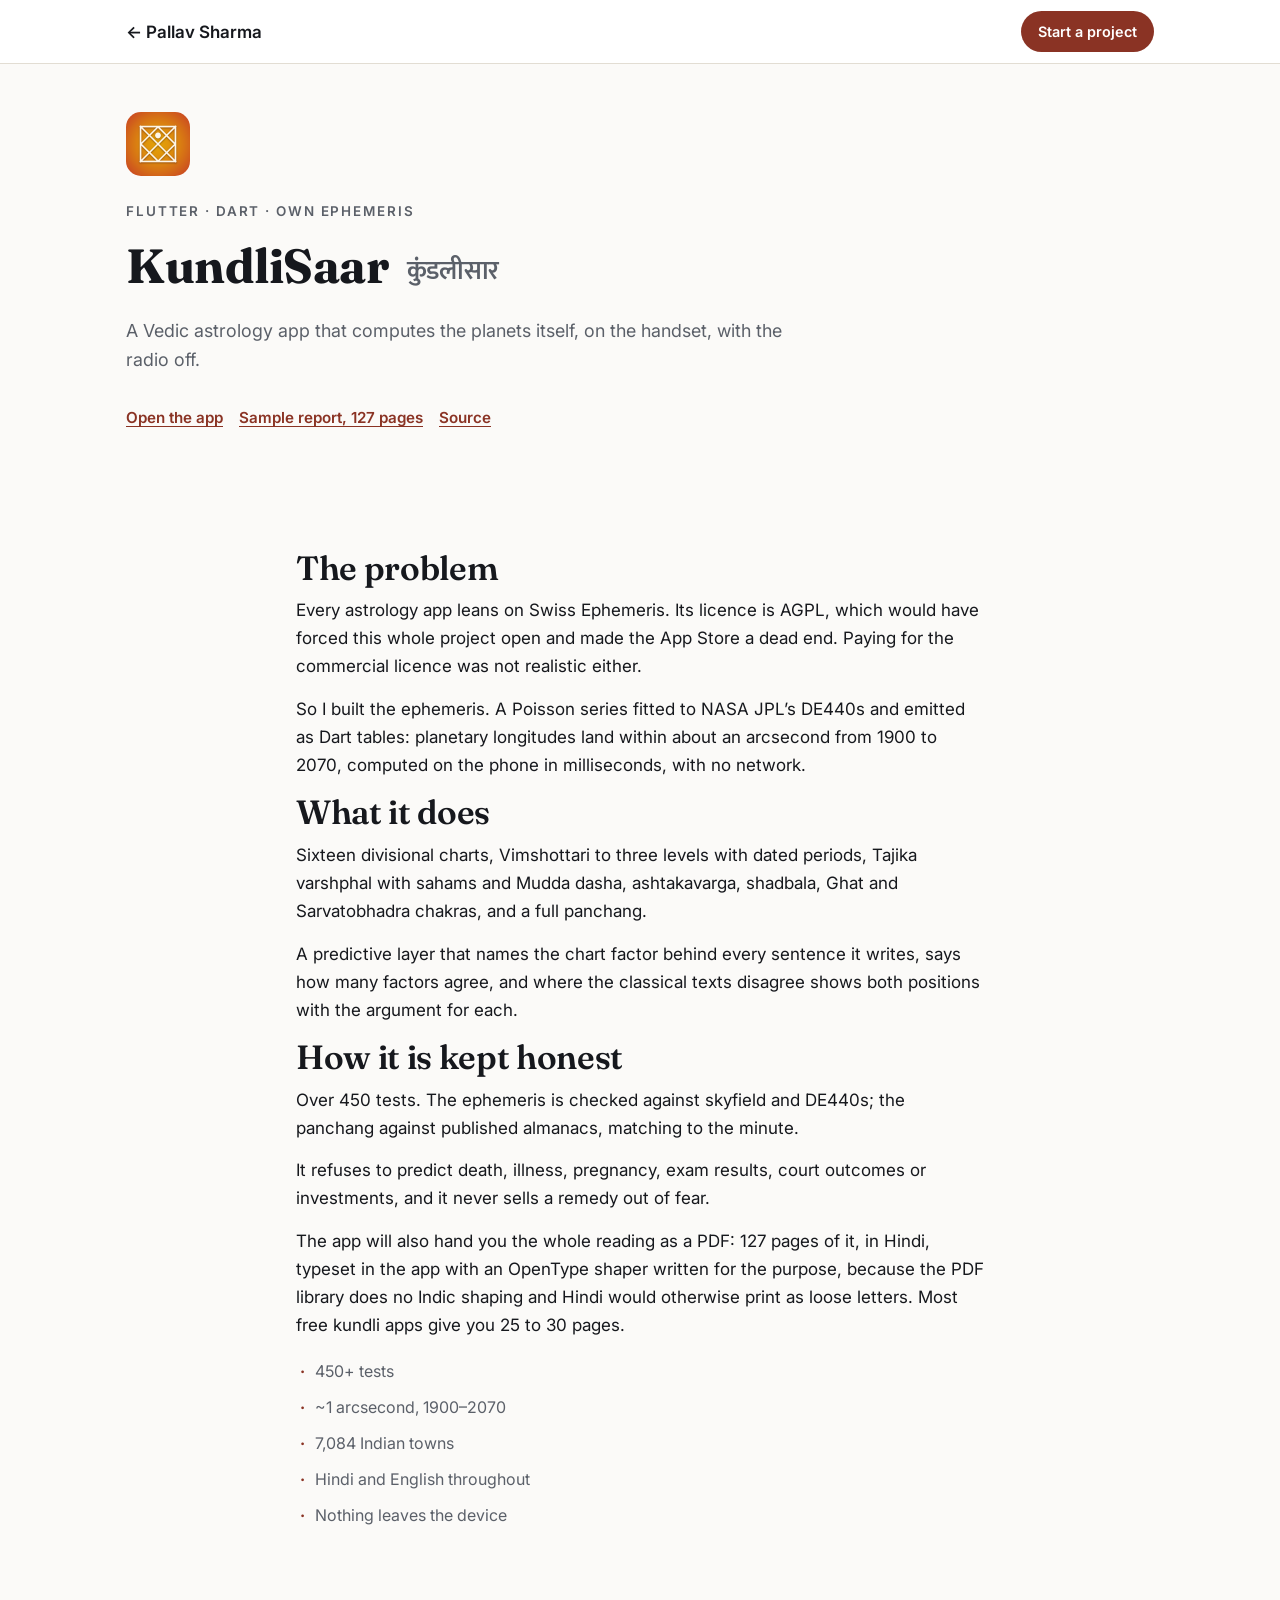
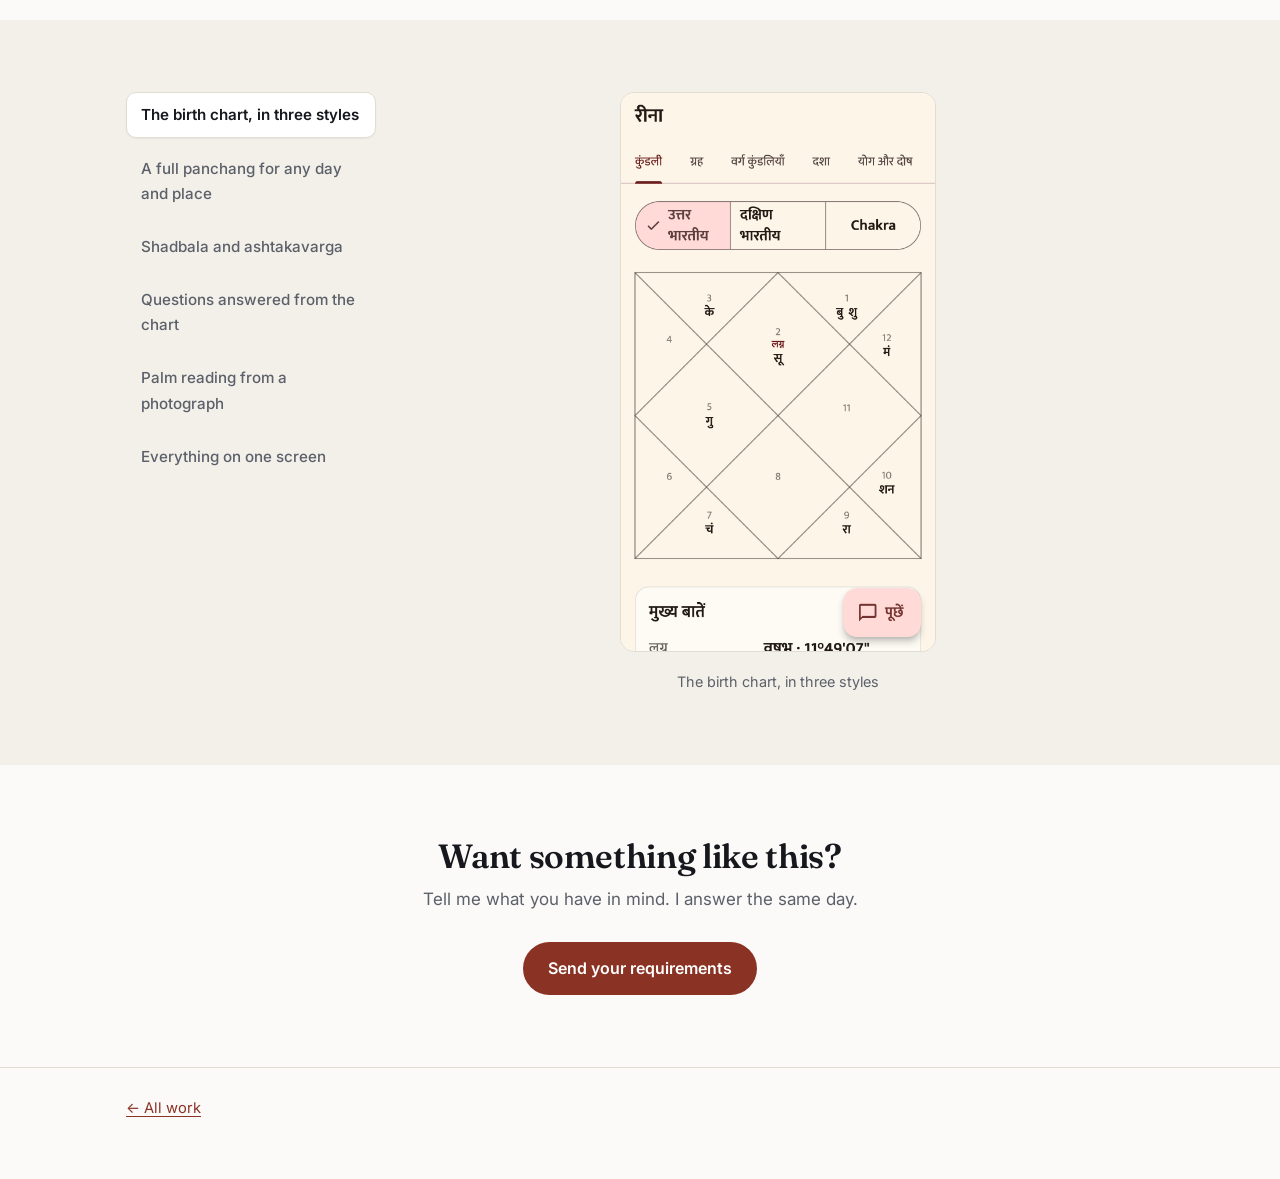
<file: work/kundlisaar.html>
<!doctype html>
<html lang="en">
<head>
<meta charset="utf-8">
<meta name="viewport" content="width=device-width, initial-scale=1">
<title>KundliSaar — Pallav Sharma</title>
<meta name="description" content="A Vedic astrology app that computes the planets itself, on the handset, with the radio off.">
<link rel="preconnect" href="https://fonts.googleapis.com">
<link rel="preconnect" href="https://fonts.gstatic.com" crossorigin>
<link href="https://fonts.googleapis.com/css2?family=Fraunces:opsz,wght@9..144,400;9..144,600;9..144,700&family=Inter:wght@400;500;600&family=Mukta:wght@400;600&display=swap" rel="stylesheet">
<link rel="icon" href="../assets/kundlisaar.png">
<meta name="theme-color" content="#111317">
<link rel="stylesheet" href="../style.css">
</head>
<body>
<nav class="topbar"><div class="wrap">
  <a href="../" class="back">← Pallav Sharma</a>
  <a href="../#contact" class="btn small primary">Start a project</a>
</div></nav>

<header class="case">
  <div class="wrap">
    <img src="../assets/kundlisaar.png" alt="" class="icon">
    <p class="kicker">Flutter · Dart · own ephemeris</p>
    <h1>KundliSaar <span class="hi">कुंडलीसार</span></h1>
    <p class="lede">A Vedic astrology app that computes the planets itself, on the handset, with the radio off.</p>
    <p class="links"><a href="https://pallavsharmaofficial.github.io/KundliSaar/app/">Open the app</a><a href="../assets/sample-kundli.pdf">Sample report, 127 pages</a><a href="https://github.com/pallavsharmaofficial/KundliSaar">Source</a></p>
  </div>
</header>

<section><div class="wrap narrow">
  <h2>The problem</h2><p>Every astrology app leans on Swiss Ephemeris. Its licence is AGPL, which would have forced this whole project open and made the App Store a dead end. Paying for the commercial licence was not realistic either.</p><p>So I built the ephemeris. A Poisson series fitted to NASA JPL’s DE440s and emitted as Dart tables: planetary longitudes land within about an arcsecond from 1900 to 2070, computed on the phone in milliseconds, with no network.</p><h2>What it does</h2><p>Sixteen divisional charts, Vimshottari to three levels with dated periods, Tajika varshphal with sahams and Mudda dasha, ashtakavarga, shadbala, Ghat and Sarvatobhadra chakras, and a full panchang.</p><p>A predictive layer that names the chart factor behind every sentence it writes, says how many factors agree, and where the classical texts disagree shows both positions with the argument for each.</p><h2>How it is kept honest</h2><p>Over 450 tests. The ephemeris is checked against skyfield and DE440s; the panchang against published almanacs, matching to the minute.</p><p>It refuses to predict death, illness, pregnancy, exam results, court outcomes or investments, and it never sells a remedy out of fear.</p><p>The app will also hand you the whole reading as a PDF: 127 pages of it, in Hindi, typeset in the app with an OpenType shaper written for the purpose, because the PDF library does no Indic shaping and Hindi would otherwise print as loose letters. Most free kundli apps give you 25 to 30 pages.</p>
  <ul class="facts big"><li>450+ tests</li><li>~1 arcsecond, 1900–2070</li><li>7,084 Indian towns</li><li>Hindi and English throughout</li><li>Nothing leaves the device</li></ul>
</div></section>

<section class="alt"><div class="wrap">
  <div class="gallery"><div class="tabs"><button class="tab on" data-i="0">The birth chart, in three styles</button><button class="tab" data-i="1">A full panchang for any day and place</button><button class="tab" data-i="2">Shadbala and ashtakavarga</button><button class="tab" data-i="3">Questions answered from the chart</button><button class="tab" data-i="4">Palm reading from a photograph</button><button class="tab" data-i="5">Everything on one screen</button></div><div class="panes"><figure class="pane on" data-i="0"><img src="../assets/shots/kundlisaar-01-chart.png" alt="The birth chart, in three styles" loading="lazy"><figcaption>The birth chart, in three styles</figcaption></figure><figure class="pane" data-i="1"><img src="../assets/shots/kundlisaar-02-panchang.png" alt="A full panchang for any day and place" loading="lazy"><figcaption>A full panchang for any day and place</figcaption></figure><figure class="pane" data-i="2"><img src="../assets/shots/kundlisaar-03-strengths.png" alt="Shadbala and ashtakavarga" loading="lazy"><figcaption>Shadbala and ashtakavarga</figcaption></figure><figure class="pane" data-i="3"><img src="../assets/shots/kundlisaar-04-ask.png" alt="Questions answered from the chart" loading="lazy"><figcaption>Questions answered from the chart</figcaption></figure><figure class="pane" data-i="4"><img src="../assets/shots/kundlisaar-05-hastrekha.png" alt="Palm reading from a photograph" loading="lazy"><figcaption>Palm reading from a photograph</figcaption></figure><figure class="pane" data-i="5"><img src="../assets/shots/kundlisaar-06-home.png" alt="Everything on one screen" loading="lazy"><figcaption>Everything on one screen</figcaption></figure></div></div>
</div></section>

<section><div class="wrap narrow center">
  <h2>Want something like this?</h2>
  <p class="sub center">Tell me what you have in mind. I answer the same day.</p>
  <a class="btn primary" href="../proposal.html">Send your requirements</a>
</div></section>

<footer><div class="wrap">
  <p><a href="../">← All work</a></p>
</div></footer>
<script src="../main.js"></script>
</body>
</html>
</file>
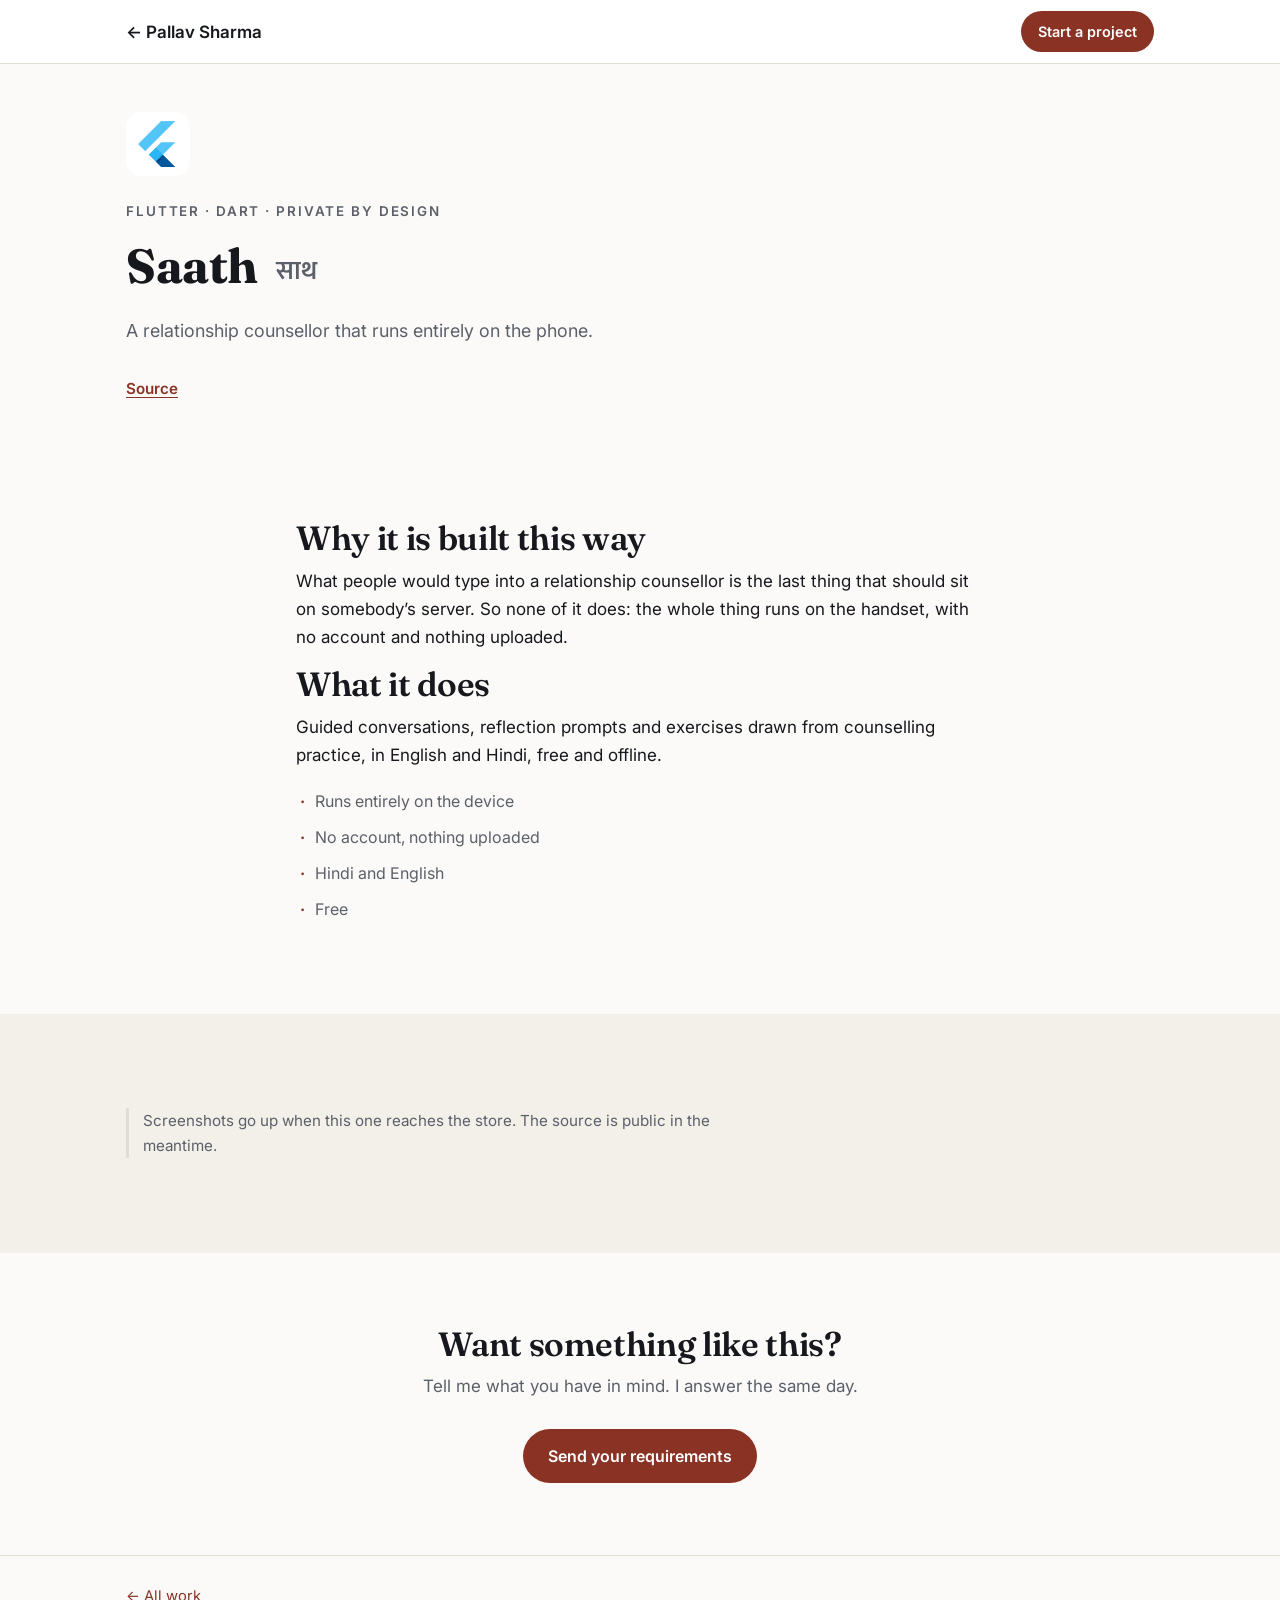
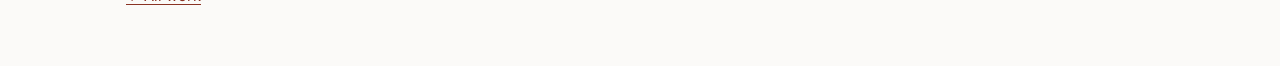
<file: work/saath.html>
<!doctype html>
<html lang="en">
<head>
<meta charset="utf-8">
<meta name="viewport" content="width=device-width, initial-scale=1">
<title>Saath — Pallav Sharma</title>
<meta name="description" content="A relationship counsellor that runs entirely on the phone.">
<link rel="preconnect" href="https://fonts.googleapis.com">
<link rel="preconnect" href="https://fonts.gstatic.com" crossorigin>
<link href="https://fonts.googleapis.com/css2?family=Fraunces:opsz,wght@9..144,400;9..144,600;9..144,700&family=Inter:wght@400;500;600&family=Mukta:wght@400;600&display=swap" rel="stylesheet">
<link rel="icon" href="../assets/saath.png">
<meta name="theme-color" content="#111317">
<link rel="stylesheet" href="../style.css">
</head>
<body>
<nav class="topbar"><div class="wrap">
  <a href="../" class="back">← Pallav Sharma</a>
  <a href="../#contact" class="btn small primary">Start a project</a>
</div></nav>

<header class="case">
  <div class="wrap">
    <img src="../assets/saath.png" alt="" class="icon">
    <p class="kicker">Flutter · Dart · private by design</p>
    <h1>Saath <span class="hi">साथ</span></h1>
    <p class="lede">A relationship counsellor that runs entirely on the phone.</p>
    <p class="links"><a href="https://github.com/pallavsharmaofficial/saath">Source</a></p>
  </div>
</header>

<section><div class="wrap narrow">
  <h2>Why it is built this way</h2><p>What people would type into a relationship counsellor is the last thing that should sit on somebody’s server. So none of it does: the whole thing runs on the handset, with no account and nothing uploaded.</p><h2>What it does</h2><p>Guided conversations, reflection prompts and exercises drawn from counselling practice, in English and Hindi, free and offline.</p>
  <ul class="facts big"><li>Runs entirely on the device</li><li>No account, nothing uploaded</li><li>Hindi and English</li><li>Free</li></ul>
</div></section>

<section class="alt"><div class="wrap">
  <p class="note">Screenshots go up when this one reaches the store. The source is public in the meantime.</p>
</div></section>

<section><div class="wrap narrow center">
  <h2>Want something like this?</h2>
  <p class="sub center">Tell me what you have in mind. I answer the same day.</p>
  <a class="btn primary" href="../proposal.html">Send your requirements</a>
</div></section>

<footer><div class="wrap">
  <p><a href="../">← All work</a></p>
</div></footer>
<script src="../main.js"></script>
</body>
</html>
</file>
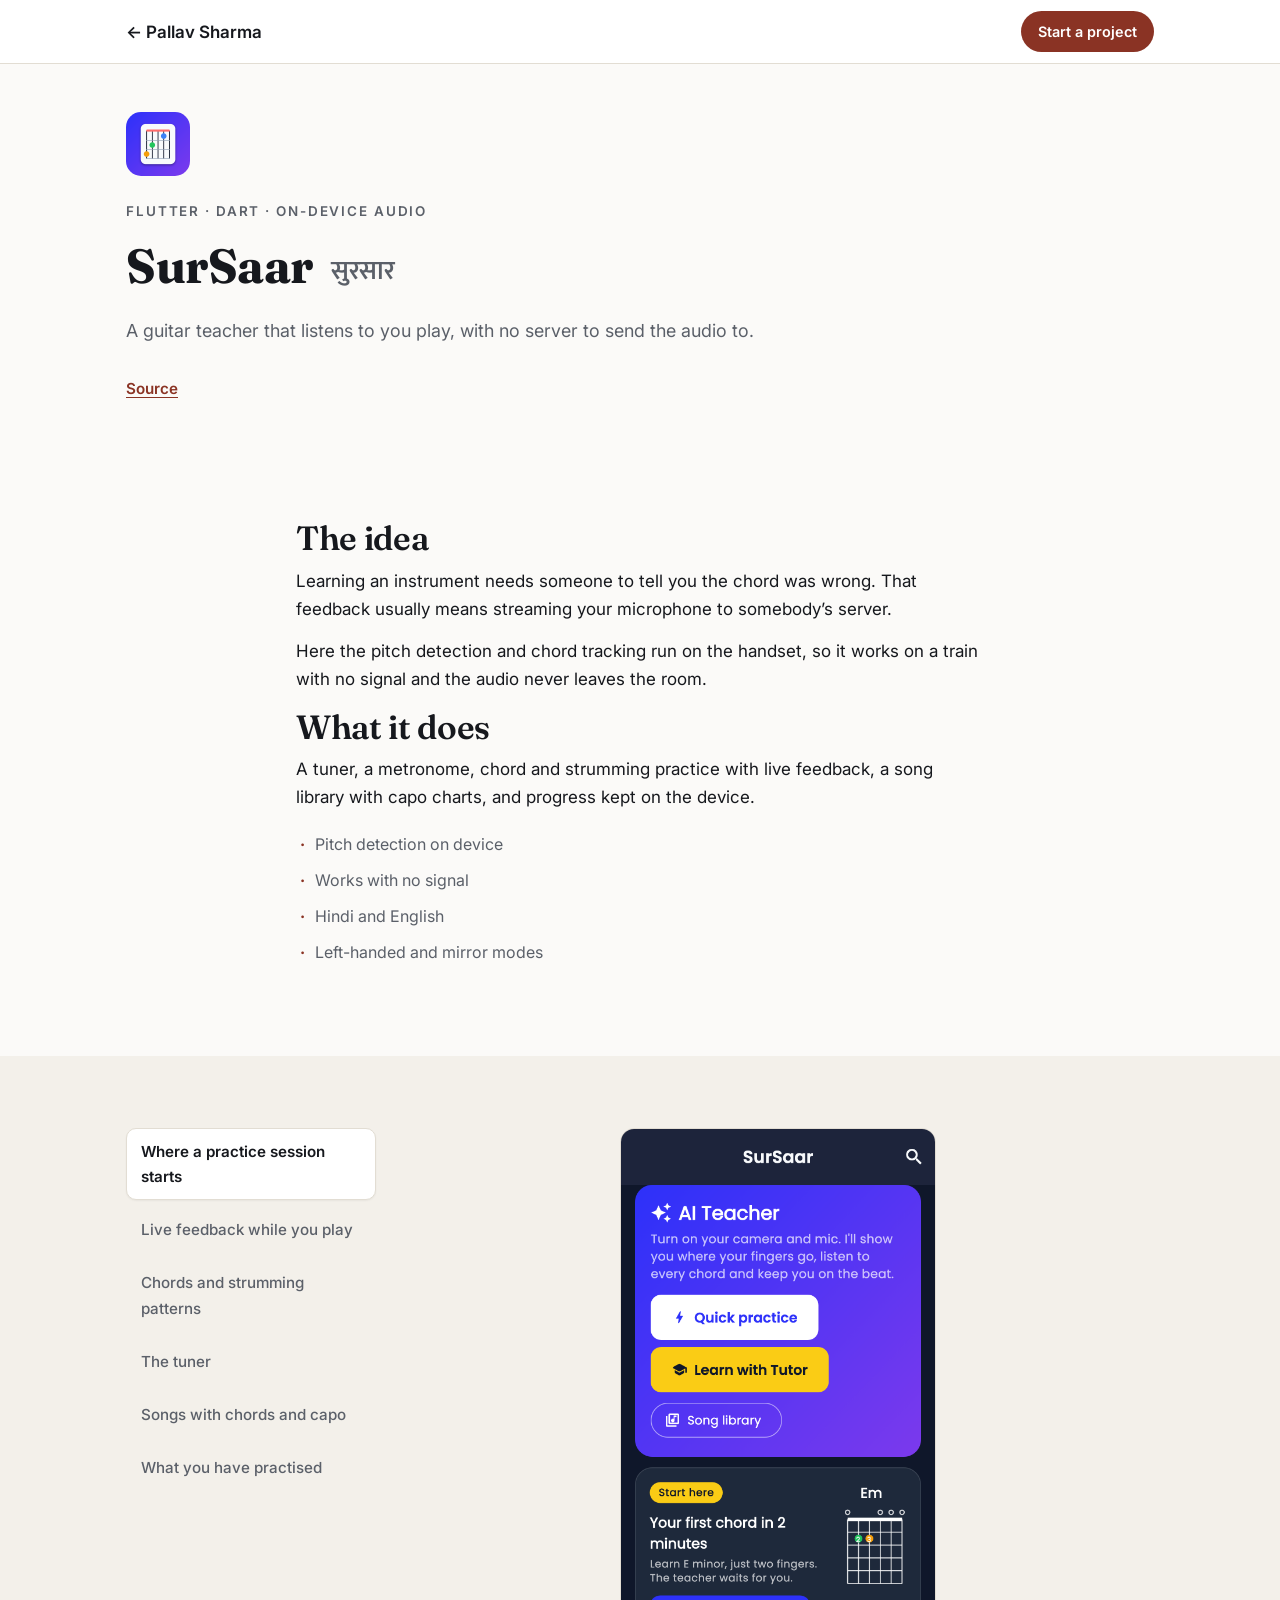
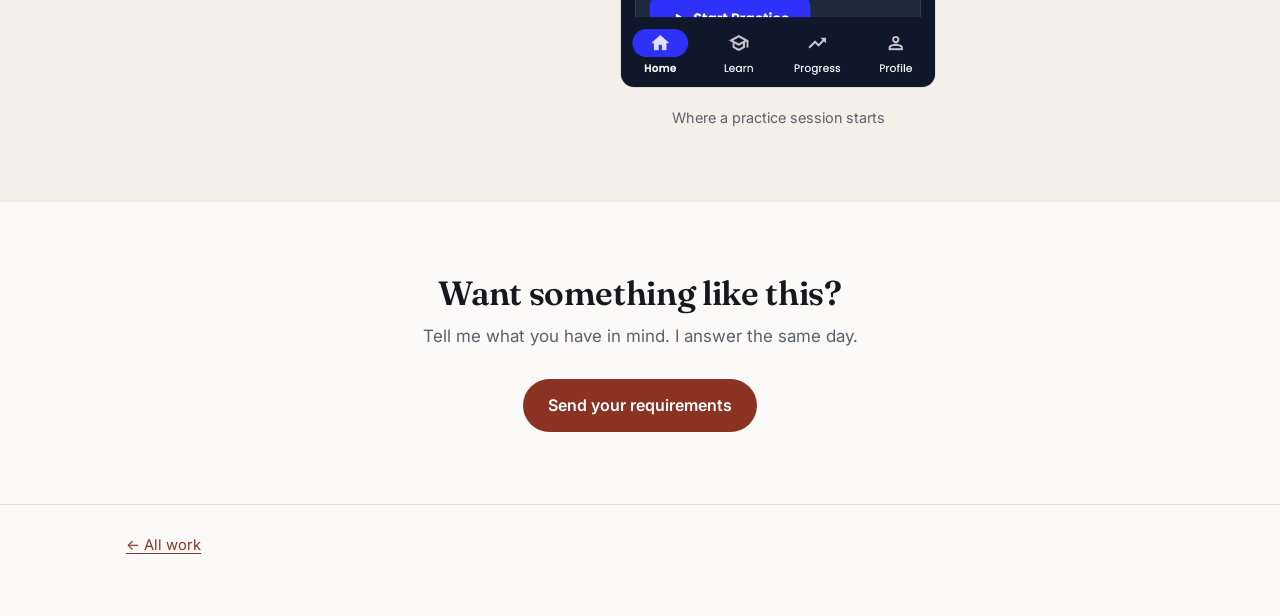
<file: work/sursaar.html>
<!doctype html>
<html lang="en">
<head>
<meta charset="utf-8">
<meta name="viewport" content="width=device-width, initial-scale=1">
<title>SurSaar — Pallav Sharma</title>
<meta name="description" content="A guitar teacher that listens to you play, with no server to send the audio to.">
<link rel="preconnect" href="https://fonts.googleapis.com">
<link rel="preconnect" href="https://fonts.gstatic.com" crossorigin>
<link href="https://fonts.googleapis.com/css2?family=Fraunces:opsz,wght@9..144,400;9..144,600;9..144,700&family=Inter:wght@400;500;600&family=Mukta:wght@400;600&display=swap" rel="stylesheet">
<link rel="icon" href="../assets/sursaar.png">
<meta name="theme-color" content="#111317">
<link rel="stylesheet" href="../style.css">
</head>
<body>
<nav class="topbar"><div class="wrap">
  <a href="../" class="back">← Pallav Sharma</a>
  <a href="../#contact" class="btn small primary">Start a project</a>
</div></nav>

<header class="case">
  <div class="wrap">
    <img src="../assets/sursaar.png" alt="" class="icon">
    <p class="kicker">Flutter · Dart · on-device audio</p>
    <h1>SurSaar <span class="hi">सुरसार</span></h1>
    <p class="lede">A guitar teacher that listens to you play, with no server to send the audio to.</p>
    <p class="links"><a href="https://github.com/pallavsharmaofficial/SurSaar">Source</a></p>
  </div>
</header>

<section><div class="wrap narrow">
  <h2>The idea</h2><p>Learning an instrument needs someone to tell you the chord was wrong. That feedback usually means streaming your microphone to somebody’s server.</p><p>Here the pitch detection and chord tracking run on the handset, so it works on a train with no signal and the audio never leaves the room.</p><h2>What it does</h2><p>A tuner, a metronome, chord and strumming practice with live feedback, a song library with capo charts, and progress kept on the device.</p>
  <ul class="facts big"><li>Pitch detection on device</li><li>Works with no signal</li><li>Hindi and English</li><li>Left-handed and mirror modes</li></ul>
</div></section>

<section class="alt"><div class="wrap">
  <div class="gallery"><div class="tabs"><button class="tab on" data-i="0">Where a practice session starts</button><button class="tab" data-i="1">Live feedback while you play</button><button class="tab" data-i="2">Chords and strumming patterns</button><button class="tab" data-i="3">The tuner</button><button class="tab" data-i="4">Songs with chords and capo</button><button class="tab" data-i="5">What you have practised</button></div><div class="panes"><figure class="pane on" data-i="0"><img src="../assets/shots/sursaar-01-home.png" alt="Where a practice session starts" loading="lazy"><figcaption>Where a practice session starts</figcaption></figure><figure class="pane" data-i="1"><img src="../assets/shots/sursaar-02-practice.png" alt="Live feedback while you play" loading="lazy"><figcaption>Live feedback while you play</figcaption></figure><figure class="pane" data-i="2"><img src="../assets/shots/sursaar-03-learn.png" alt="Chords and strumming patterns" loading="lazy"><figcaption>Chords and strumming patterns</figcaption></figure><figure class="pane" data-i="3"><img src="../assets/shots/sursaar-04-tuner.png" alt="The tuner" loading="lazy"><figcaption>The tuner</figcaption></figure><figure class="pane" data-i="4"><img src="../assets/shots/sursaar-05-songs.png" alt="Songs with chords and capo" loading="lazy"><figcaption>Songs with chords and capo</figcaption></figure><figure class="pane" data-i="5"><img src="../assets/shots/sursaar-06-progress.png" alt="What you have practised" loading="lazy"><figcaption>What you have practised</figcaption></figure></div></div>
</div></section>

<section><div class="wrap narrow center">
  <h2>Want something like this?</h2>
  <p class="sub center">Tell me what you have in mind. I answer the same day.</p>
  <a class="btn primary" href="../proposal.html">Send your requirements</a>
</div></section>

<footer><div class="wrap">
  <p><a href="../">← All work</a></p>
</div></footer>
<script src="../main.js"></script>
</body>
</html>
</file>
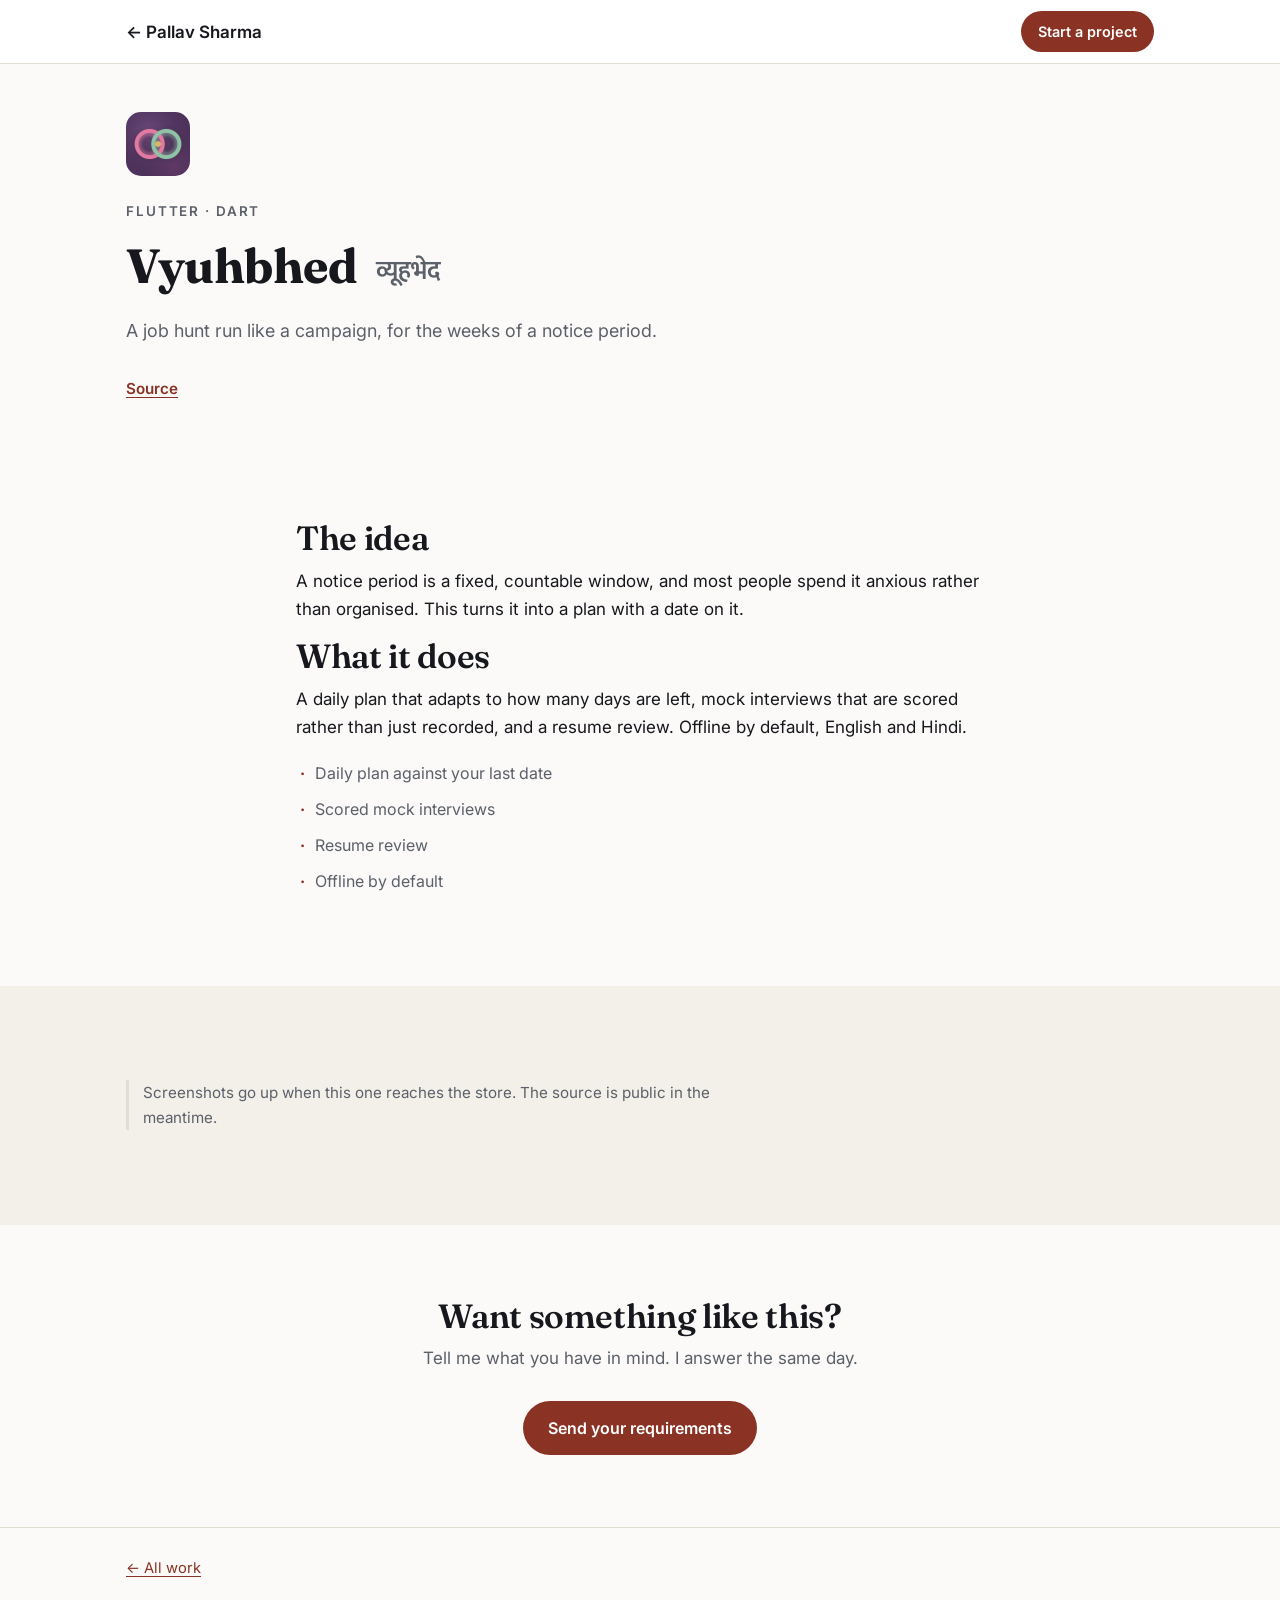
<file: work/vyuhbhed.html>
<!doctype html>
<html lang="en">
<head>
<meta charset="utf-8">
<meta name="viewport" content="width=device-width, initial-scale=1">
<title>Vyuhbhed — Pallav Sharma</title>
<meta name="description" content="A job hunt run like a campaign, for the weeks of a notice period.">
<link rel="preconnect" href="https://fonts.googleapis.com">
<link rel="preconnect" href="https://fonts.gstatic.com" crossorigin>
<link href="https://fonts.googleapis.com/css2?family=Fraunces:opsz,wght@9..144,400;9..144,600;9..144,700&family=Inter:wght@400;500;600&family=Mukta:wght@400;600&display=swap" rel="stylesheet">
<link rel="icon" href="../assets/vyuhbhed.png">
<meta name="theme-color" content="#111317">
<link rel="stylesheet" href="../style.css">
</head>
<body>
<nav class="topbar"><div class="wrap">
  <a href="../" class="back">← Pallav Sharma</a>
  <a href="../#contact" class="btn small primary">Start a project</a>
</div></nav>

<header class="case">
  <div class="wrap">
    <img src="../assets/vyuhbhed.png" alt="" class="icon">
    <p class="kicker">Flutter · Dart</p>
    <h1>Vyuhbhed <span class="hi">व्यूहभेद</span></h1>
    <p class="lede">A job hunt run like a campaign, for the weeks of a notice period.</p>
    <p class="links"><a href="https://github.com/pallavsharmaofficial/vyuhbhed">Source</a></p>
  </div>
</header>

<section><div class="wrap narrow">
  <h2>The idea</h2><p>A notice period is a fixed, countable window, and most people spend it anxious rather than organised. This turns it into a plan with a date on it.</p><h2>What it does</h2><p>A daily plan that adapts to how many days are left, mock interviews that are scored rather than just recorded, and a resume review. Offline by default, English and Hindi.</p>
  <ul class="facts big"><li>Daily plan against your last date</li><li>Scored mock interviews</li><li>Resume review</li><li>Offline by default</li></ul>
</div></section>

<section class="alt"><div class="wrap">
  <p class="note">Screenshots go up when this one reaches the store. The source is public in the meantime.</p>
</div></section>

<section><div class="wrap narrow center">
  <h2>Want something like this?</h2>
  <p class="sub center">Tell me what you have in mind. I answer the same day.</p>
  <a class="btn primary" href="../proposal.html">Send your requirements</a>
</div></section>

<footer><div class="wrap">
  <p><a href="../">← All work</a></p>
</div></footer>
<script src="../main.js"></script>
</body>
</html>
</file>
<file: style.css>
:root {
  --bg: #fbfaf8;
  --panel: #ffffff;
  --alt: #f3f0ea;
  --ink: #16181d;
  --muted: #5b6069;
  --line: #e2ddd3;
  --accent: #8a3324;
  --accent-soft: #f6ece7;
  --radius: 14px;
  --wrap: 1060px;
}
:root:not([data-theme="light"]) {
  color-scheme: light;
}
@media (prefers-color-scheme: dark) {
  :root:not([data-theme="light"]) {
    --bg: #111317;
    --panel: #171a1f;
    --alt: #14171c;
    --ink: #eceef2;
    --muted: #9aa1ac;
    --line: #272c34;
    --accent: #e08a6f;
    --accent-soft: #241c19;
    color-scheme: dark;
  }
}
:root[data-theme="dark"] {
  --bg: #111317; --panel: #171a1f; --alt: #14171c; --ink: #eceef2;
  --muted: #9aa1ac; --line: #272c34; --accent: #e08a6f; --accent-soft: #241c19;
  color-scheme: dark;
}

* { box-sizing: border-box; margin: 0; padding: 0; }
html { scroll-behavior: smooth; }
body {
  background: var(--bg);
  color: var(--ink);
  font: 400 17px/1.65 'Inter', system-ui, sans-serif;
  -webkit-font-smoothing: antialiased;
}
:lang(hi), [lang="hi"] { font-family: 'Mukta', 'Inter', sans-serif; }
.wrap { width: 100%; max-width: var(--wrap); margin: 0 auto; padding: 0 16px; }
.wrap.narrow { max-width: 720px; }
section { padding: 72px 0; }
section.alt { background: var(--alt); }

h1, h2, h3, h4 { font-family: 'Fraunces', Georgia, serif; font-weight: 600;
                 line-height: 1.18; letter-spacing: -0.01em; }
h1 { font-size: clamp(2rem, 6vw, 3.4rem); font-weight: 700; }
h1 em { font-style: normal; color: var(--accent); }
h2 { font-size: clamp(1.5rem, 4vw, 2.1rem); margin-bottom: .5rem; }
h3 { font-size: 1.3rem; margin-bottom: .4rem; }
h4 { font-size: 1.08rem; margin-bottom: .3rem; }
p { margin-bottom: .9rem; }
a { color: var(--accent); text-decoration-thickness: 1px;
    text-underline-offset: 3px; }

/* ---- hero ---- */
.hero { padding: 84px 0 56px; }
.kicker { font-size: .84rem; letter-spacing: .14em; text-transform: uppercase;
          color: var(--muted); margin-bottom: 1rem; font-weight: 600; }
.lede { font-size: 1.12rem; color: var(--muted); max-width: 62ch;
        margin: 1.3rem 0 1.9rem; }
.cta { display: flex; gap: 12px; flex-wrap: wrap; }
.btn { display: inline-block; padding: .78rem 1.5rem; border-radius: 999px;
       font-weight: 600; font-size: 1rem; text-decoration: none;
       border: 1.5px solid transparent; cursor: pointer; }
.btn.primary { background: var(--accent); color: #fff; }
.btn.ghost { border-color: var(--line); color: var(--ink); }
.btn:hover { filter: brightness(1.08); }

/* ---- proof strip ---- */
.proof { padding: 0; }
.grid-4 { display: grid; grid-template-columns: repeat(4, 1fr); gap: 1px;
          background: var(--line); border: 1px solid var(--line);
          border-radius: var(--radius); overflow: hidden; }
.grid-4 > div { background: var(--panel); padding: 20px 16px; text-align: center; }
.grid-4 b { display: block; font-family: 'Fraunces', serif; font-size: 1.7rem;
            color: var(--accent); }
.grid-4 span { font-size: .84rem; color: var(--muted); }

.sub { color: var(--muted); max-width: 60ch; margin-bottom: 1.8rem; }
.note { color: var(--muted); font-size: .95rem; border-left: 3px solid var(--line);
        padding-left: 14px; margin: 1.4rem 0; max-width: 64ch; }

/* ---- cards ---- */
.card { background: var(--panel); border: 1px solid var(--line);
        border-radius: var(--radius); padding: 24px; }
.card.feature { display: grid; gap: 22px; align-items: start;
                grid-template-columns: 56px 1fr 190px; margin-bottom: 22px; }
.icon { width: 56px; height: 56px; border-radius: 13px; }
.mono { width: 42px; height: 42px; border-radius: 11px; margin-bottom: 12px;
        display: grid; place-items: center; font-family: 'Mukta', sans-serif;
        font-size: 1.05rem; font-weight: 600; color: var(--accent);
        background: var(--accent-soft); border: 1px solid var(--line); }
.shot { width: 100%; border-radius: 10px; border: 1px solid var(--line); }
.tag { font-family: 'Inter', sans-serif; font-size: .72rem; font-weight: 600;
       color: var(--muted); background: var(--alt); padding: .2rem .55rem;
       border-radius: 999px; vertical-align: middle; margin-left: .4rem; }
.facts { list-style: none; margin: 0 0 .9rem; }
.facts li { font-size: .95rem; color: var(--muted); padding-left: 1.1rem;
            position: relative; }
.facts li::before { content: '·'; position: absolute; left: .25rem;
                    color: var(--accent); font-weight: 700; }
.links { display: flex; gap: 16px; font-weight: 600; font-size: .95rem; }
.cards-3 { display: grid; grid-template-columns: repeat(3, 1fr); gap: 18px; }

.cols { display: grid; grid-template-columns: 1fr 1fr; gap: 26px 34px;
        margin-bottom: 1rem; }

/* ---- contact ---- */
.reach { display: grid; grid-template-columns: repeat(3, 1fr); gap: 12px;
         margin-bottom: 28px; }
.reach-item { display: block; background: var(--panel); border: 1px solid var(--line);
              border-radius: var(--radius); padding: 15px 16px;
              text-decoration: none; color: var(--ink); }
.reach-item b { display: block; font-size: 1rem; }
.reach-item span { font-size: .85rem; color: var(--muted); }
.reach-item:hover { border-color: var(--accent); }
.reach-item.wa b { color: var(--accent); }

.form { background: var(--panel); border: 1px solid var(--line);
        border-radius: var(--radius); padding: 24px; }
.form label { display: block; font-weight: 600; font-size: .92rem;
              margin-bottom: 14px; }
.row { display: grid; grid-template-columns: 1fr 1fr; gap: 14px; }
input[type=text], input[type=file], select, textarea {
  width: 100%; margin-top: 6px; padding: .7rem .8rem; font: inherit;
  font-size: .97rem; font-weight: 400; color: var(--ink);
  background: var(--bg); border: 1px solid var(--line); border-radius: 9px;
}
textarea { resize: vertical; }
input:focus, select:focus, textarea:focus {
  outline: 2px solid var(--accent); outline-offset: 1px; border-color: transparent;
}
.hint { display: block; font-weight: 400; font-size: .83rem; color: var(--muted);
        margin-top: 5px; }
.hp { position: absolute; left: -9999px; }
.status { margin: 12px 0 0; font-size: .93rem; font-weight: 600; min-height: 1.2em; }
.status.ok { color: #1a7f4b; }
.status.bad { color: #b3261e; }

.pay { margin-top: 28px; background: var(--accent-soft); border-radius: var(--radius);
       padding: 20px 22px; }
.pay-row { display: flex; gap: 18px; align-items: flex-start; }
.qr { width: 108px; height: 108px; border-radius: 9px; background: #fff; padding: 6px; }
code { background: var(--panel); padding: .12rem .4rem; border-radius: 5px;
       font-size: .92em; border: 1px solid var(--line); }

footer { border-top: 1px solid var(--line); padding: 28px 0 44px;
         color: var(--muted); font-size: .92rem; }

@media (max-width: 820px) {
  section { padding: 54px 0; }
  .card.feature { grid-template-columns: 48px 1fr; }
  .shot { display: none; }
  .cards-3, .cols, .reach, .row, .grid-4 { grid-template-columns: 1fr; }
  .grid-4 { grid-template-columns: 1fr 1fr; }
  .pay-row { flex-direction: column; }
}

/* ---- case studies, galleries and the proposal page ---- */
.topbar { border-bottom: 1px solid var(--line); background: var(--panel);
          position: sticky; top: 0; z-index: 10; }
.topbar .wrap { display: flex; align-items: center; justify-content: space-between;
                padding-top: 11px; padding-bottom: 11px; }
.back { text-decoration: none; font-weight: 600; color: var(--ink); }
.btn.small { padding: .48rem 1rem; font-size: .9rem; }

.case { padding: 48px 0 32px; }
.case.slim { padding-bottom: 8px; }
.case .icon { width: 64px; height: 64px; border-radius: 15px; margin-bottom: 16px; }
.case h1 { font-size: clamp(1.9rem, 5vw, 3rem); }
.hi { font-family: 'Mukta', sans-serif; font-weight: 600; color: var(--muted);
      font-size: .55em; vertical-align: middle; margin-left: .35em; }
.muted { color: var(--muted); font-size: .95rem; font-weight: 500; }
.center { text-align: center; }
.sub.center { margin-left: auto; margin-right: auto; }
.facts.big li { font-size: 1rem; padding: .3rem 0 .3rem 1.2rem; }

/* Tabbed screenshots: the point is to let someone flip through the app
   without installing it, so the tab is the caption. */
.gallery { display: grid; grid-template-columns: 250px 1fr; gap: 26px;
           align-items: start; }
.tabs { display: flex; flex-direction: column; gap: 7px; }
.tab { text-align: left; font: inherit; font-size: .95rem; font-weight: 500;
       color: var(--muted); background: transparent; border: 1px solid transparent;
       border-radius: 10px; padding: .6rem .85rem; cursor: pointer; }
.tab:hover { background: var(--panel); color: var(--ink); }
.tab.on { background: var(--panel); border-color: var(--line); color: var(--ink);
          font-weight: 600; box-shadow: 0 1px 2px rgba(0,0,0,.05); }
.panes { position: relative; }
.pane { display: none; margin: 0; text-align: center; }
.pane.on { display: block; }
.pane img { max-width: 100%; max-height: 560px; border-radius: 14px;
            border: 1px solid var(--line); background: var(--panel); }
.pane figcaption { color: var(--muted); font-size: .9rem; margin-top: 10px; }

.steps { display: grid; gap: 14px; margin: 1.2rem 0; }
.steps > div { display: grid; grid-template-columns: 34px 1fr; gap: 14px;
               align-items: start; }
.steps b { width: 34px; height: 34px; border-radius: 50%; display: grid;
           place-items: center; background: var(--accent-soft);
           color: var(--accent); font-family: 'Fraunces', serif; }
.steps p { margin: 0; color: var(--muted); }
.steps strong { color: var(--ink); }

.worklist { display: grid; grid-template-columns: repeat(3, 1fr); gap: 16px; }
.worklist a { display: block; text-decoration: none; color: inherit;
              background: var(--panel); border: 1px solid var(--line);
              border-radius: var(--radius); padding: 20px; }
.worklist a:hover { border-color: var(--accent); }
.worklist img { width: 44px; height: 44px; border-radius: 11px; margin-bottom: 11px; }
.worklist h3 { font-size: 1.12rem; margin-bottom: .25rem; }
.worklist p { font-size: .93rem; color: var(--muted); margin: 0; }
.worklist .more { color: var(--accent); font-weight: 600; font-size: .9rem;
                  margin-top: .7rem; display: block; }

@media (max-width: 820px) {
  .gallery { grid-template-columns: 1fr; }
  .tabs { flex-direction: row; overflow-x: auto; padding-bottom: 4px; }
  .tab { white-space: nowrap; flex: none; }
  .worklist { grid-template-columns: 1fr; }
}

/* ---- skills ---- */
.skills { display: grid; grid-template-columns: repeat(2, 1fr); gap: 18px;
          margin-bottom: 2.2rem; }
.skill { background: var(--panel); border: 1px solid var(--line);
         border-radius: var(--radius); padding: 20px 22px; }
.skill h4 { font-size: 1.1rem; margin-bottom: .2rem; }
.skill .lvl { font-size: .87rem; font-weight: 600; color: var(--accent);
              margin-bottom: .6rem; }
.skill p { font-size: .96rem; color: var(--muted); margin-bottom: .55rem; }
.skill .ev { font-size: .82rem; color: var(--muted); opacity: .8;
             border-top: 1px solid var(--line); padding-top: .55rem;
             margin: .8rem 0 0; }
.tools-h { font-size: 1.1rem; margin-bottom: .5rem; }
.tools { color: var(--muted); font-size: .97rem; line-height: 2;
         max-width: 72ch; }
.navlinks { display: flex; gap: 20px; font-size: .93rem; font-weight: 500; }
.navlinks a { color: var(--muted); text-decoration: none; }
.navlinks a:hover { color: var(--ink); }
@media (max-width: 820px) {
  .skills { grid-template-columns: 1fr; }
  .navlinks { display: none; }
}
.skill.wide { grid-column: 1 / -1; }
.skill em { font-style: italic; color: var(--ink); }
</file>
